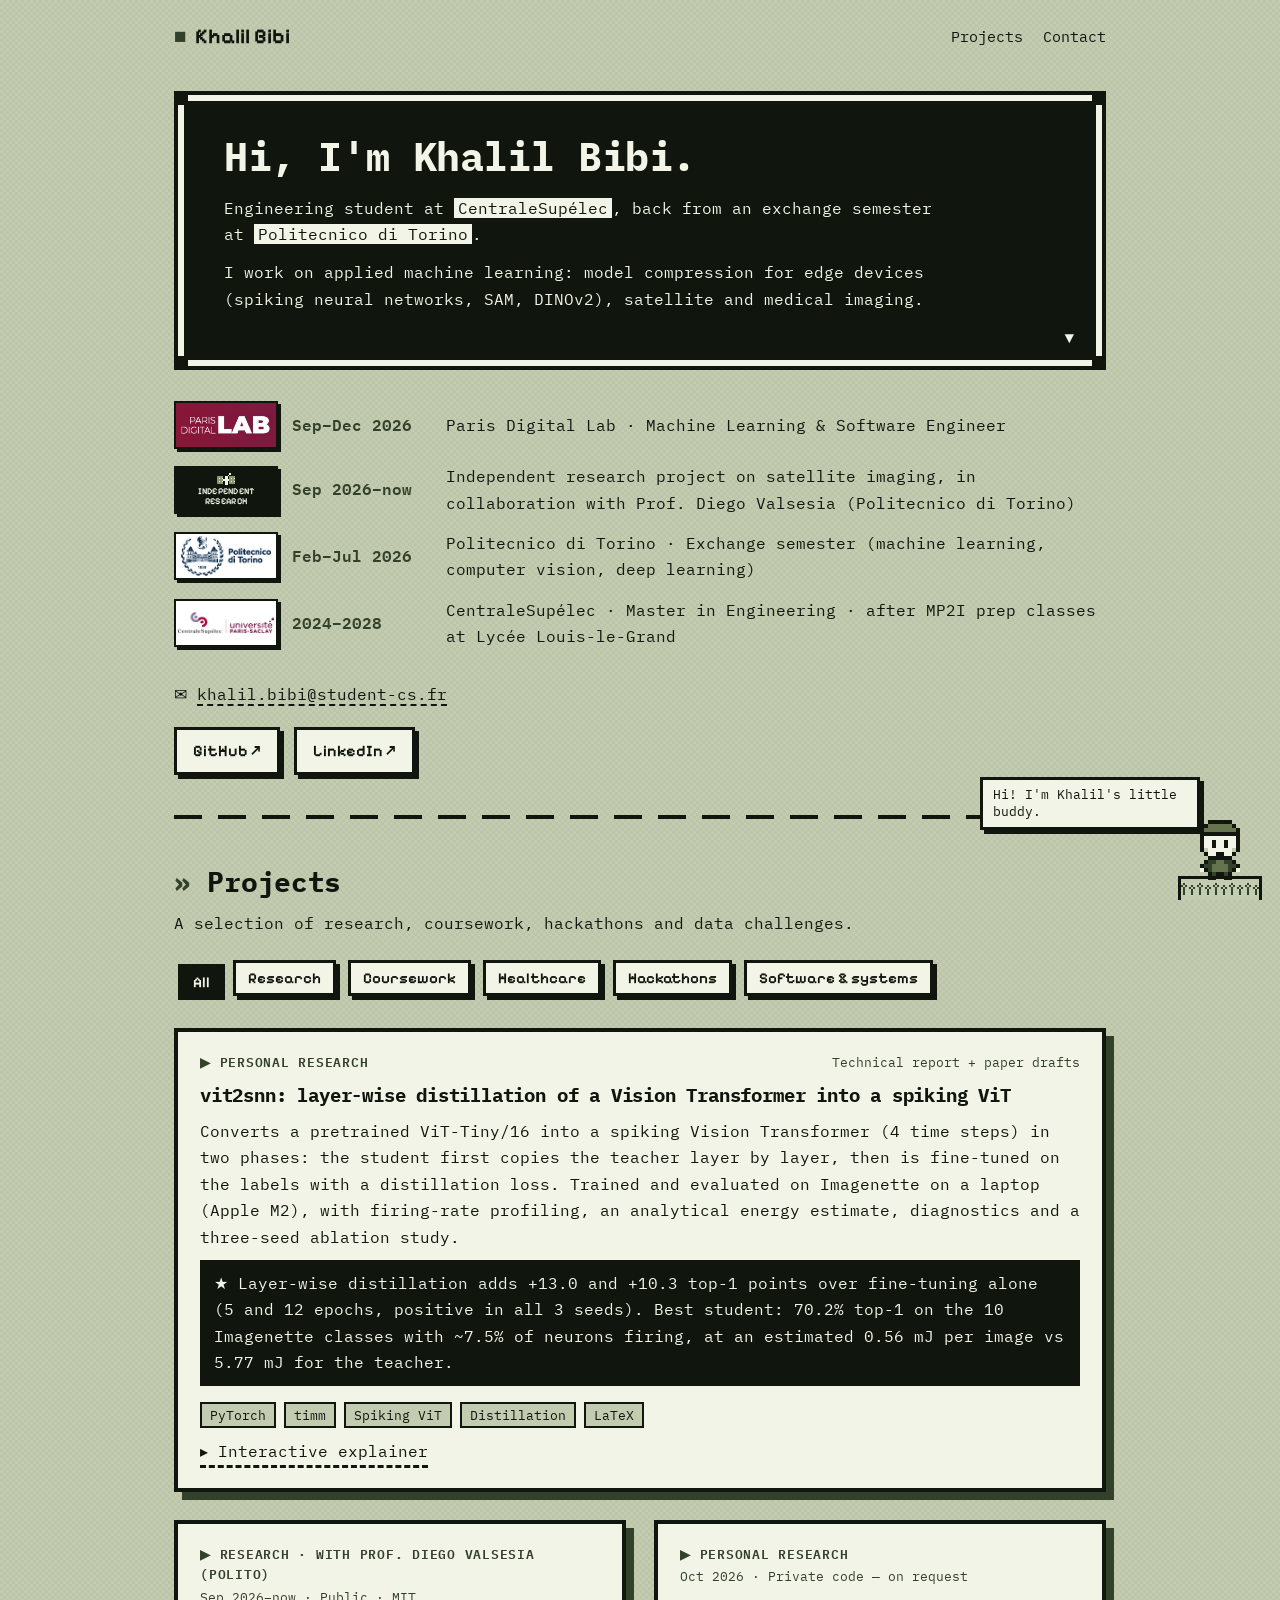
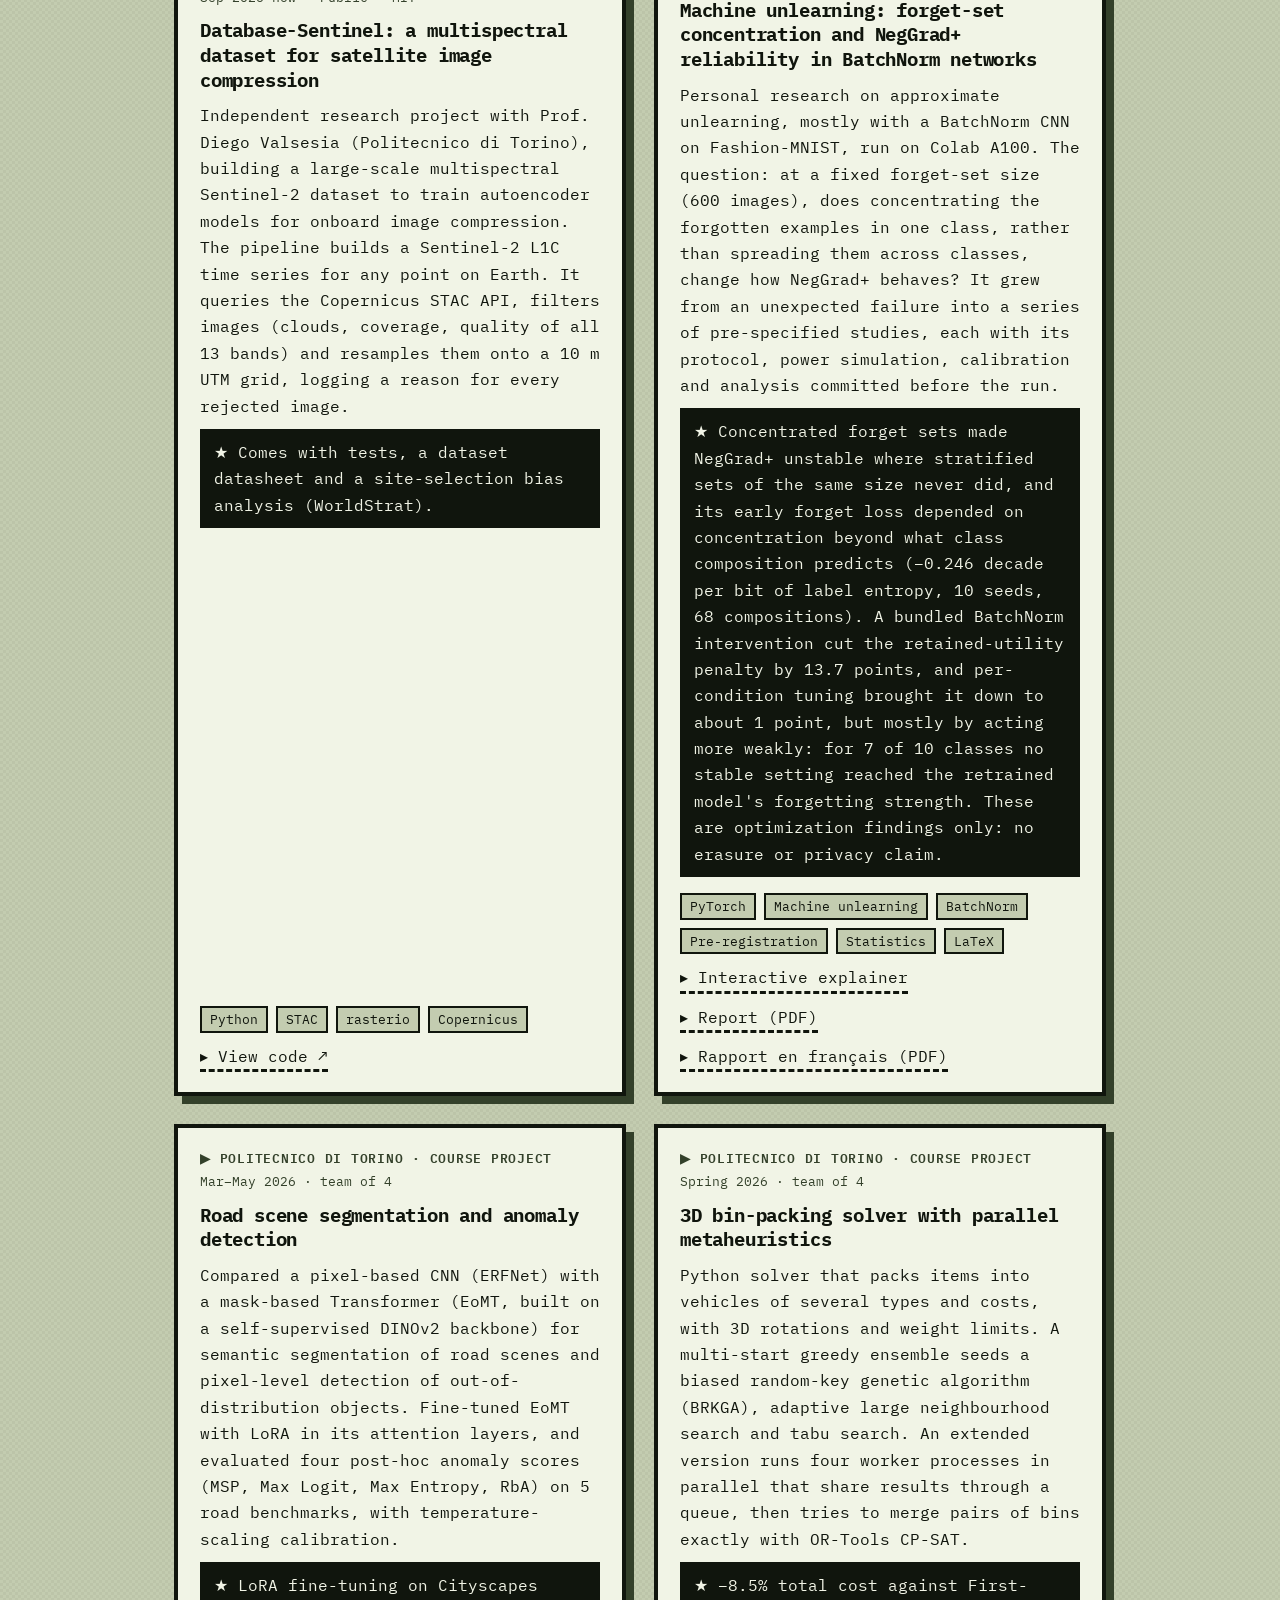
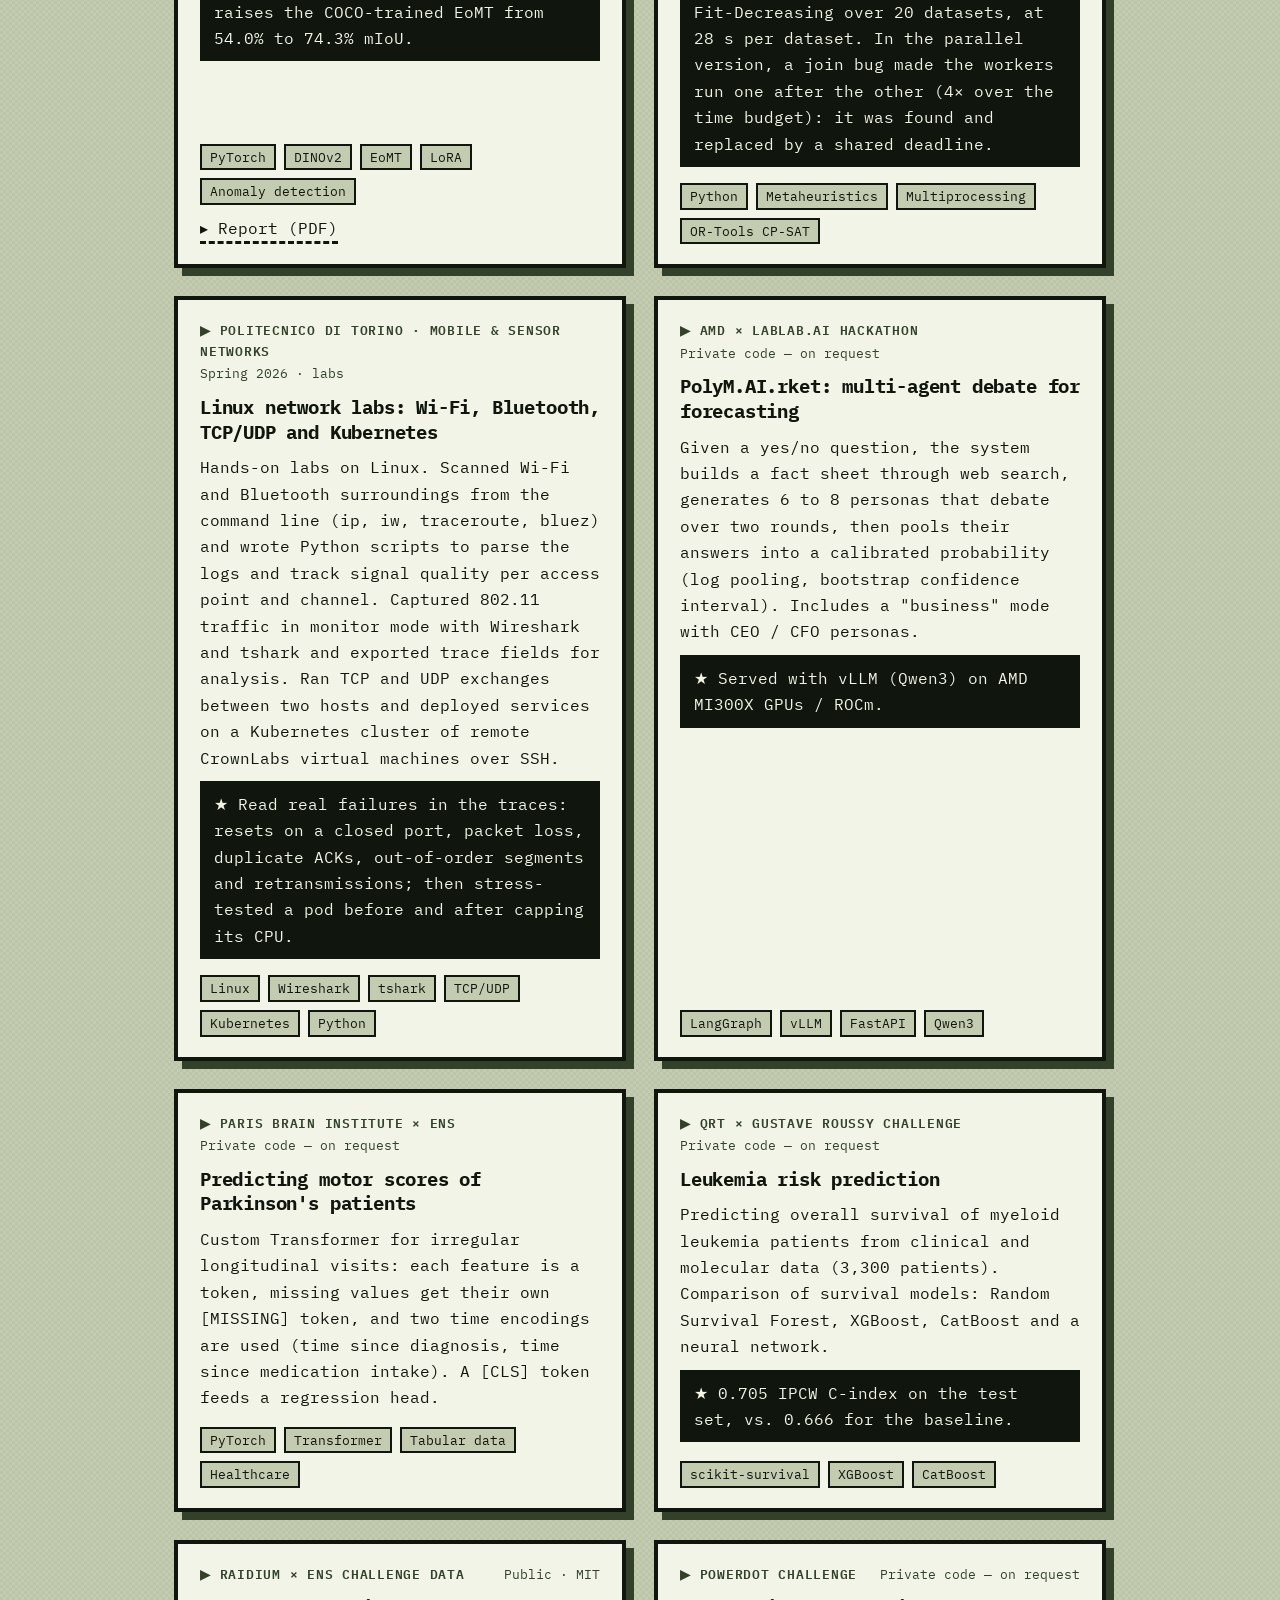
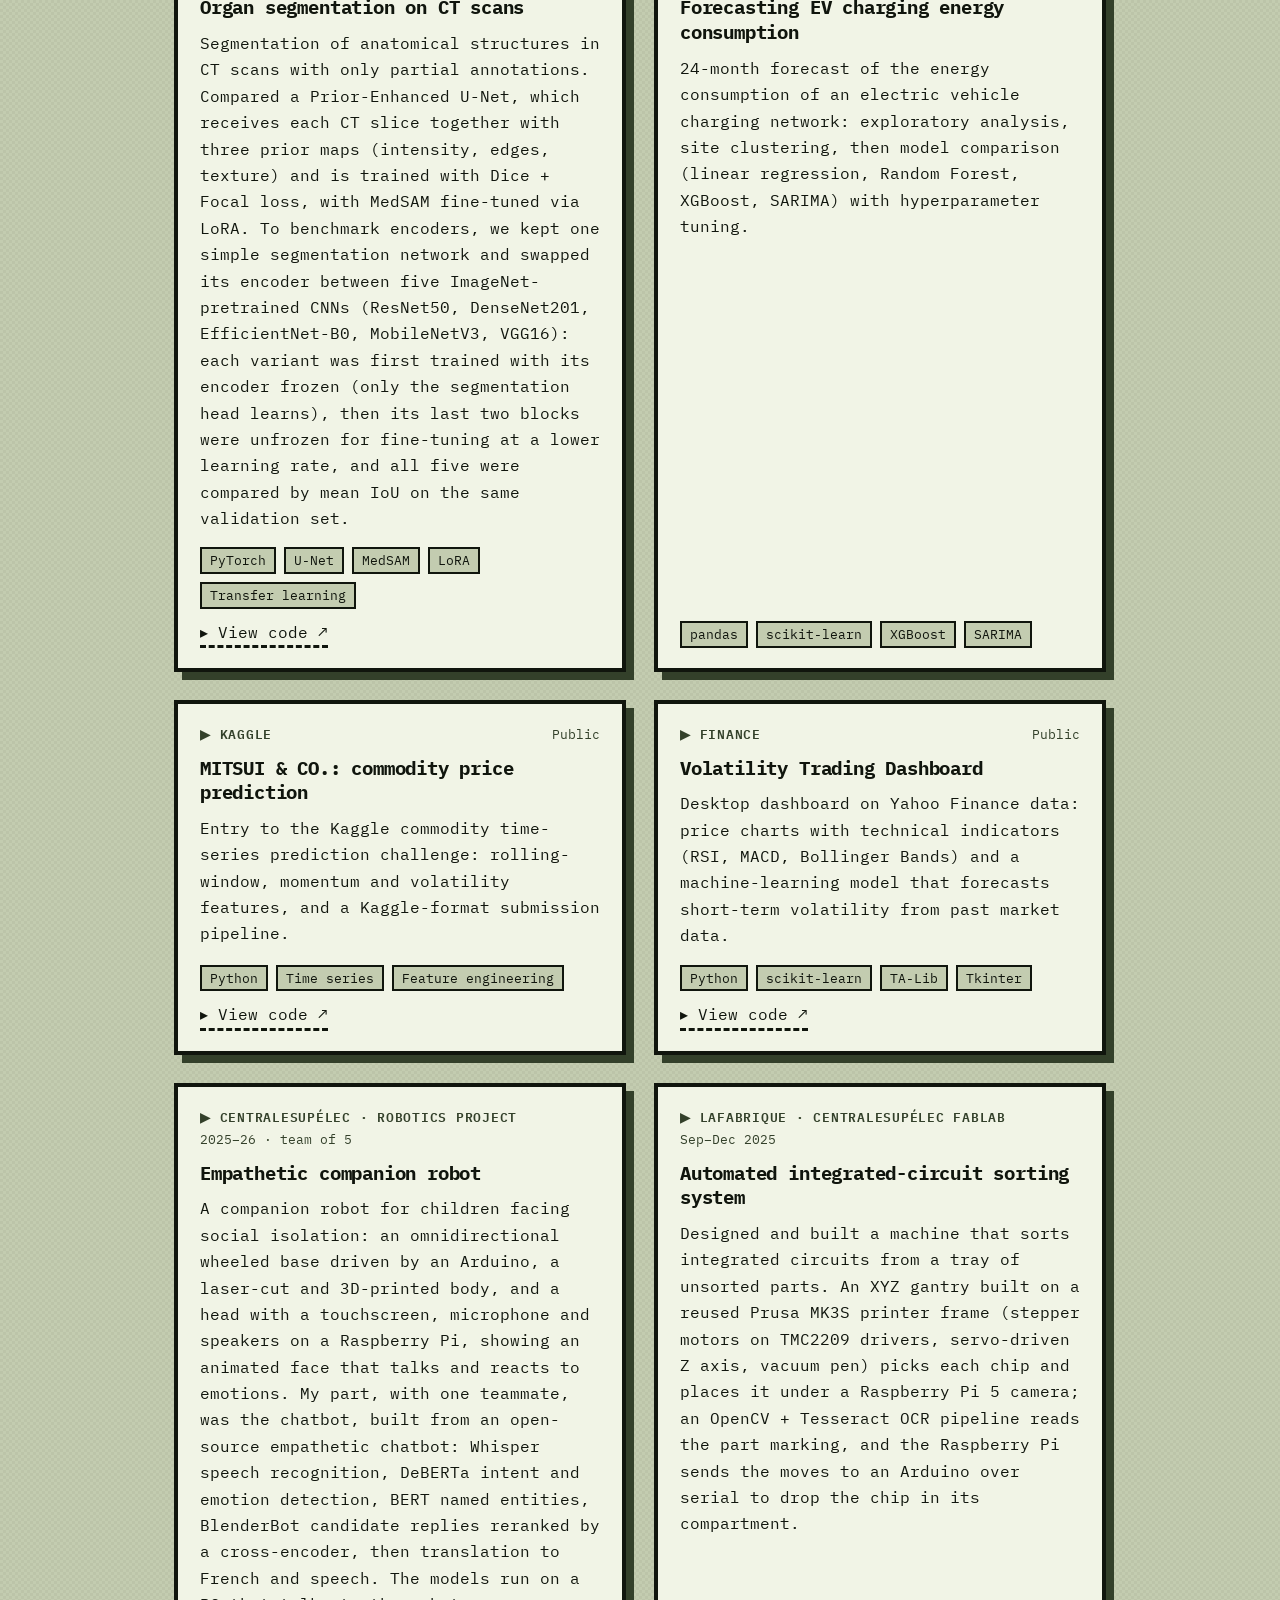
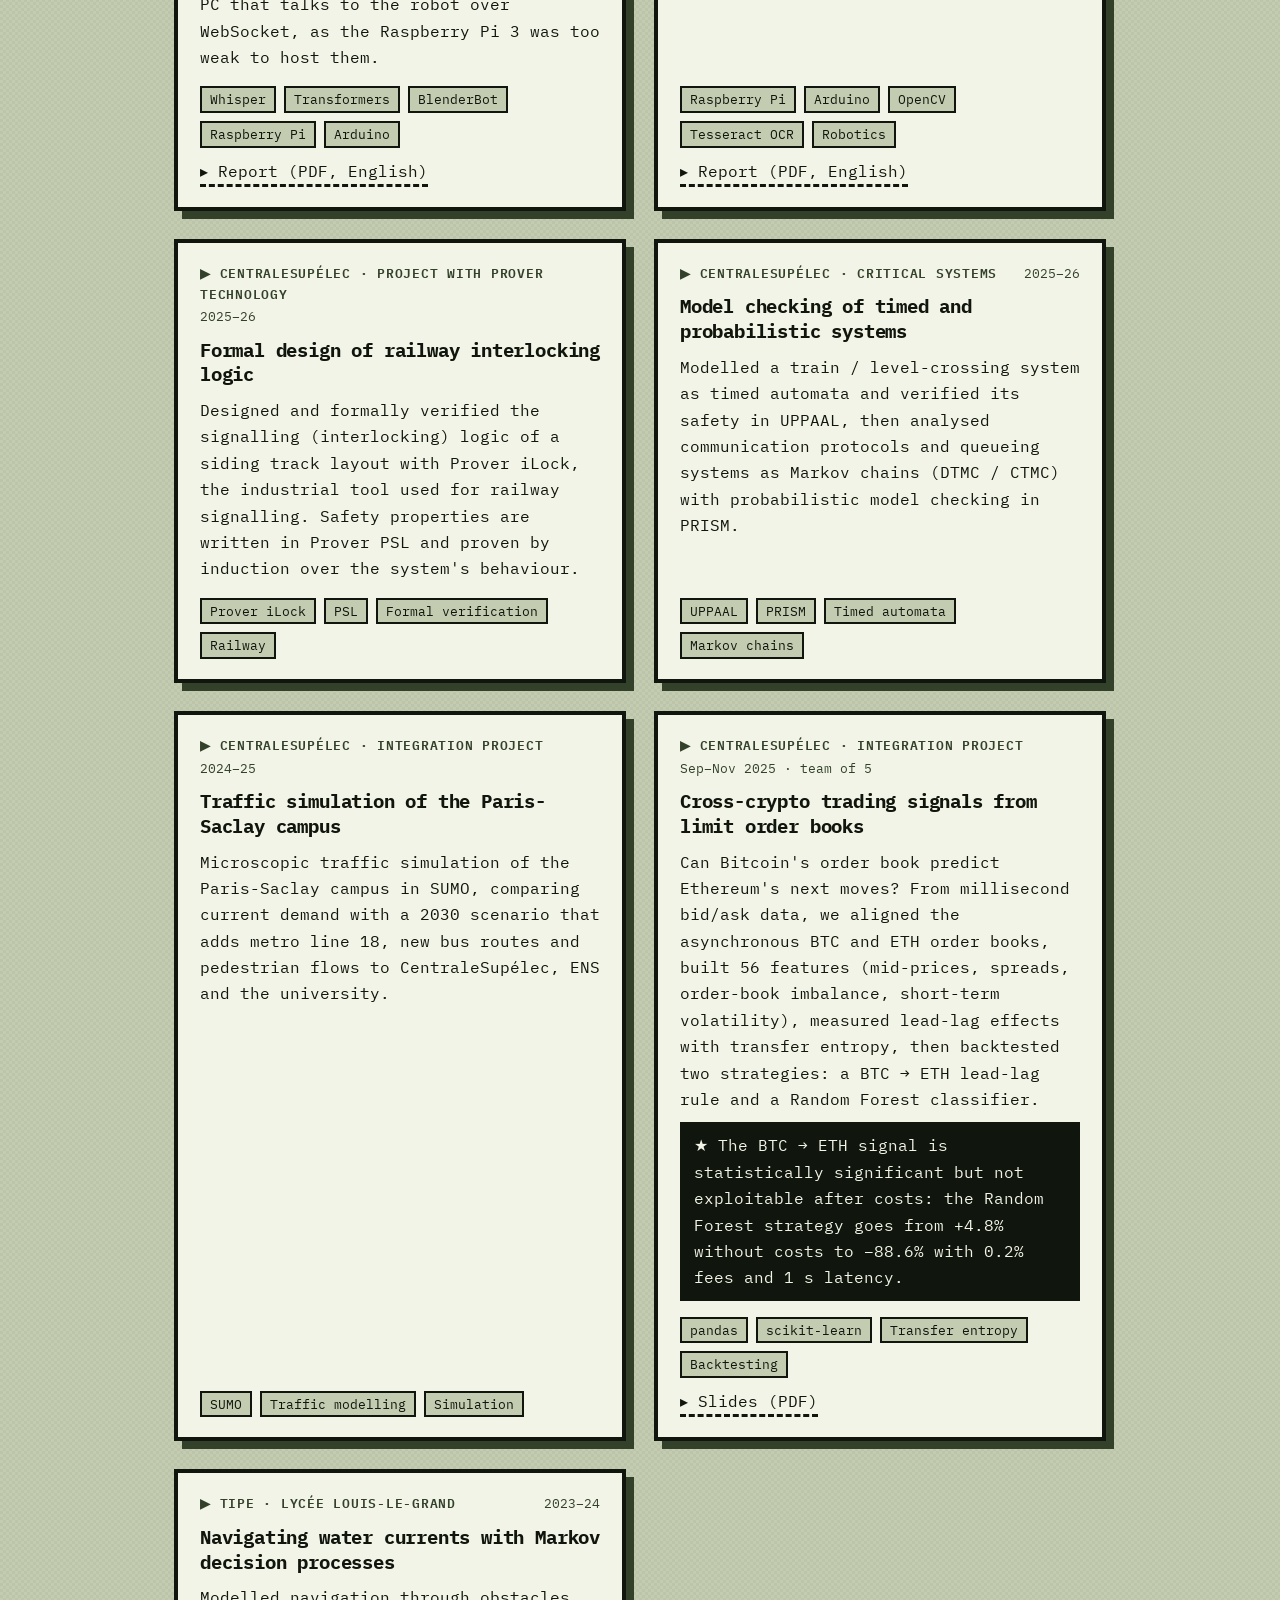
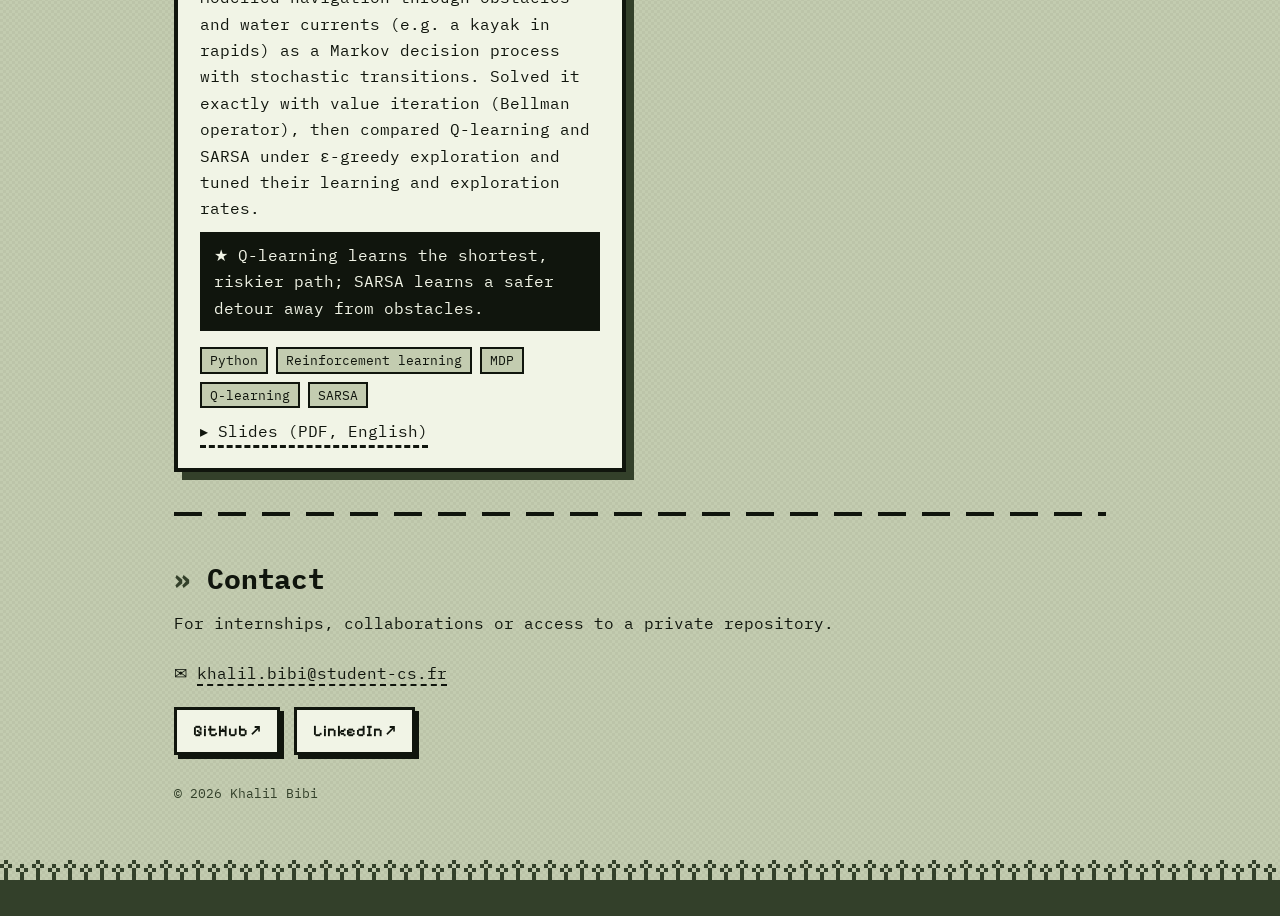
<file: index.html>
<!doctype html>
<html lang="en">
<head>
<meta charset="utf-8">
<meta name="viewport" content="width=device-width, initial-scale=1">
<title>Khalil Bibi — Projects</title>
<meta name="description" content="Portfolio of Khalil Bibi: spiking neural networks, AI for healthcare, satellite imaging, data challenges and quantitative finance.">
<link rel="preconnect" href="https://fonts.googleapis.com">
<link rel="preconnect" href="https://fonts.gstatic.com" crossorigin>
<link href="https://fonts.googleapis.com/css2?family=Pixelify+Sans:wght@400;600;700&family=IBM+Plex+Mono:wght@400;600;700&display=swap" rel="stylesheet">
<style>
:root {
  /* Palette 4 tons façon console portable */
  --c0: #f1f4e6;
  --c1: #c3ccb0;
  --c2: #66734f;
  --c3: #33402a;
  --c4: #10150d;
  --px: 4px;
}
* { box-sizing: border-box; }
html { scroll-behavior: smooth; }
body {
  margin: 0;
  background-color: var(--c1);
  background-image: repeating-conic-gradient(rgba(20, 26, 17, 0.045) 0 25%, transparent 0 50%);
  background-size: 6px 6px;
  color: var(--c4);
  font: 16px/1.65 "IBM Plex Mono", ui-monospace, monospace;
  -webkit-font-smoothing: antialiased;
}
::selection { background: var(--c4); color: var(--c0); }
a { color: inherit; }
.logo, .btn, .filters button {
  font-family: "Pixelify Sans", "IBM Plex Mono", monospace;
}
h1, h2, h3 { letter-spacing: -0.01em; }
.wrap { max-width: 980px; margin: 0 auto; padding: 0 24px; }
@media (max-width: 600px) { .wrap { padding: 0 16px; } body { font-size: 15px; } }

/* Séparateur en pointillés pixel */
.dash {
  height: var(--px);
  margin: 40px 0;
  background: repeating-linear-gradient(90deg, var(--c4) 0 28px, transparent 28px 44px);
}

nav { padding: 20px 0 0; }
nav .wrap { display: flex; align-items: center; justify-content: space-between; gap: 16px; }
.logo { font-weight: 700; font-size: 21px; text-decoration: none; }
.logo::before { content: "■"; margin-right: 8px; color: var(--c3); }
.nav-links { display: flex; gap: 20px; font-size: 15px; }
.nav-links a { text-decoration: none; }
.nav-links a:hover { text-decoration: underline; text-decoration-thickness: 3px; text-underline-offset: 4px; }

/* Boîte de dialogue */
header.intro { padding: 36px 0 0; }
.dialog {
  position: relative;
  background: var(--c4);
  color: var(--c0);
  border: 6px solid var(--c0);
  outline: var(--px) solid var(--c4);
  padding: 32px 40px 36px;
  margin: var(--px);
}
.dialog .corner {
  position: absolute; width: 14px; height: 14px; background: var(--c4);
}
.dialog .tl { top: -10px; left: -10px; }
.dialog .tr { top: -10px; right: -10px; }
.dialog .bl { bottom: -10px; left: -10px; }
.dialog .br { bottom: -10px; right: -10px; }
.dialog h1 {
  font-size: clamp(28px, 5vw, 40px); line-height: 1.15; margin: 0 0 16px; font-weight: 700;
}
.dialog p { margin: 0 0 12px; max-width: 720px; }
.dialog strong { font-weight: normal; background: var(--c0); color: var(--c4); padding: 0 4px; }
.dialog .next {
  position: absolute; right: 22px; bottom: 10px; font-size: 16px;
  animation: blink 1s steps(1) infinite;
}
@keyframes blink { 50% { opacity: 0; } }
@media (max-width: 600px) { .dialog { padding: 24px 20px 32px; } }

.cv { list-style: none; padding: 0; margin: 28px 0 24px; }
.cv li { display: flex; gap: 14px; padding: 4px 0; }
.cv li { align-items: center; padding: 7px 0; }
.org { flex: none; width: 104px; height: 48px; padding: 2px; background: #fff; border: 2px solid var(--c4); box-shadow: 3px 3px 0 var(--c4); object-fit: contain; }
.org-aws { background: #232f3e; padding: 0; }
.org-pdl { background: linear-gradient(90deg, #881637, #7d1a40); padding: 0 3px; }
.org-indep { display: inline-flex; flex-direction: column; align-items: center; justify-content: center; gap: 2px; background: var(--c4); padding: 0 2px; min-width: 0; }
.org-indep svg { width: 18px; height: 12px; flex: none; }
.org-indep b { color: var(--c0); font: 600 9px/1.05 "Pixelify Sans", monospace; text-transform: uppercase; letter-spacing: .03em; text-align: center; }
.cv span { flex: 0 0 140px; color: var(--c3); font-weight: 600; }
.mail { margin: 0 0 20px; }
.mail a { text-decoration: underline; text-decoration-style: dashed; text-decoration-thickness: 2px; text-underline-offset: 5px; }
.mail a:hover { background: var(--c4); color: var(--c0); text-decoration: none; }
@media (max-width: 600px) { .cv li { flex-wrap: wrap; gap: 0 10px; } .cv span { flex-basis: auto; } }

.cta { display: flex; gap: 14px; flex-wrap: wrap; }
.btn, .filters button {
  display: inline-block;
  font-size: 16px; font-weight: 600;
  color: var(--c4); background: var(--c0);
  border: 3px solid var(--c4);
  box-shadow: var(--px) var(--px) 0 var(--c4);
  padding: 8px 16px;
  text-decoration: none; cursor: pointer;
}
.btn:hover, .filters button:hover { background: var(--c1); }
.btn:active, .filters button:active { transform: translate(var(--px), var(--px)); box-shadow: none; }

section { padding: 0; }
h2 { font-size: 28px; margin: 0 0 4px; font-weight: 700; }
h2::before { content: "» "; color: var(--c3); }
.section-sub { margin: 0 0 24px; color: var(--c4); }

.filters { display: flex; gap: 12px; flex-wrap: wrap; margin-bottom: 32px; }
.filters button { font-size: 15px; padding: 6px 12px; }
.filters button[aria-pressed="true"] {
  background: var(--c4); color: var(--c0);
  transform: translate(var(--px), var(--px)); box-shadow: none;
}

.grid { display: grid; grid-template-columns: repeat(2, minmax(0, 1fr)); gap: 28px; }
@media (max-width: 760px) { .grid { grid-template-columns: minmax(0, 1fr); } }
.card {
  background: var(--c0);
  border: var(--px) solid var(--c4);
  box-shadow: 8px 8px 0 var(--c3);
  padding: 20px 22px;
  display: flex; flex-direction: column; gap: 10px;
  transition: transform .08s steps(2), box-shadow .08s steps(2);
}
.card:hover { transform: translate(-3px, -3px); box-shadow: 11px 11px 0 var(--c3); }
.card.featured { grid-column: 1 / -1; }
.card-top { display: flex; justify-content: space-between; align-items: baseline; gap: 2px 12px; flex-wrap: wrap; }
.kind { font-size: 12.5px; font-weight: 600; text-transform: uppercase; letter-spacing: 0.06em; color: var(--c3); }
.kind::before { content: "▶ "; }
.vis { font-size: 13px; color: var(--c3); }
.card h3 { margin: 0; font-size: 19px; line-height: 1.3; font-weight: 700; }
.card p { margin: 0; color: var(--c4); }
.highlight { background: var(--c4); color: var(--c0); padding: 10px 14px; }
.highlight::before { content: "★ "; }
.tags { display: flex; gap: 8px; flex-wrap: wrap; margin-top: auto; padding-top: 6px; }
.tags span { font-size: 12.5px; border: 2px solid var(--c4); padding: 1px 8px; background: var(--c1); }
.card a.link { align-self: flex-start; text-decoration: none; border-bottom: 3px dashed var(--c4); }
.card a.link::before { content: "▸ "; }
.card a.link:hover { background: var(--c4); color: var(--c0); }
.card[hidden] { display: none; }

/* Contact + herbe + personnage */
footer { padding: 0; }
footer h2 { margin-bottom: 8px; }
.small { font-size: 13px; color: var(--c3); margin: 28px 0 0; }
.ground { position: relative; margin-top: 48px; height: 64px; overflow: hidden; }
.grass {
  position: absolute; left: 0; right: 0; bottom: 0; height: 64px;
  background:
    url("data:image/svg+xml,%3Csvg xmlns='http://www.w3.org/2000/svg' width='8' height='8' shape-rendering='crispEdges'%3E%3Cpath fill='%2333402a' d='M1 2h1v1H1zM0 3h1v1H0zM2 3h1v1H2zM1 4h1v4H1zM5 3h1v1H5zM4 4h1v1H4zM6 4h1v1H6zM5 5h1v3H5zM0 7h8v1H0z'/%3E%3C/svg%3E") repeat-x 0 0 / 32px 32px,
    linear-gradient(var(--c3), var(--c3)) no-repeat 0 32px / 100% 100%;
  image-rendering: pixelated;
}
/* Petit compagnon fixé dans le coin */
.buddy {
  position: fixed; right: 18px; bottom: 0; z-index: 20;
  width: 84px; display: flex; flex-direction: column; align-items: center;
}
.buddy-btn {
  appearance: none; border: 0; background: none; padding: 0; cursor: pointer;
  width: 48px; height: 76px; margin-bottom: -4px;
  animation: idle 1.2s steps(2) infinite;
}
.buddy-btn svg { display: block; width: 100%; height: 100%; transform: scaleX(-1); }
.buddy-btn:focus-visible { outline: 3px dashed var(--c4); outline-offset: 4px; }
.buddy-btn.hop { animation: hop .45s steps(4) 1; }
.buddy .eye { animation: blinkeye 4s steps(1) infinite; }
.buddy .heart { opacity: 0; }
.buddy.happy .heart { opacity: 1; }
.patch {
  width: 84px; height: 24px; border: 3px solid var(--c4); border-bottom: 0;
  background:
    url("data:image/svg+xml,%3Csvg xmlns='http://www.w3.org/2000/svg' width='8' height='8' shape-rendering='crispEdges'%3E%3Cpath fill='%2333402a' d='M1 2h1v1H1zM0 3h1v1H0zM2 3h1v1H2zM1 4h1v4H1zM5 3h1v1H5zM4 4h1v1H4zM6 4h1v1H6zM5 5h1v3H5z'/%3E%3C/svg%3E") repeat-x 0 0 / 16px 16px,
    var(--c1);
  image-rendering: pixelated;
}
.bubble {
  position: absolute; right: 62px; bottom: 70px; width: max-content; max-width: 220px;
  background: var(--c0); color: var(--c4); border: 3px solid var(--c4);
  box-shadow: var(--px) var(--px) 0 var(--c4);
  padding: 6px 10px; font-size: 13px; line-height: 1.35;
  pointer-events: none;
  opacity: 0; transform: translateY(6px); transition: opacity .15s steps(2), transform .15s steps(2);
}
.bubble::before {
  content: ""; position: absolute; right: -12px; bottom: 10px;
  border: 6px solid transparent; border-left-color: var(--c4);
}
.bubble.show { opacity: 1; transform: none; }
@keyframes idle { 50% { transform: translateY(-3px); } }
@keyframes hop { 0%, 100% { transform: none; } 50% { transform: translateY(-18px); } }
@keyframes blinkeye { 0%, 90%, 100% { opacity: 1; } 92%, 96% { opacity: 0; } }
@media (max-width: 600px) {
  .buddy { right: 6px; transform: scale(.75); transform-origin: bottom right; }
}
@media (prefers-reduced-motion: reduce) {
  .buddy-btn, .buddy .eye, .dialog .next { animation: none; }
}
</style>
</head>
<body>

<nav>
  <div class="wrap">
    <a class="logo" href="#">Khalil Bibi</a>
    <div class="nav-links">
      <a href="#projects">Projects</a>
      <a href="#contact">Contact</a>
    </div>
  </div>
</nav>

<header class="intro">
  <div class="wrap">
    <div class="dialog">
      <i class="corner tl"></i><i class="corner tr"></i><i class="corner bl"></i><i class="corner br"></i>
      <h1>Hi, I'm Khalil Bibi.</h1>
      <p>Engineering student at <strong>CentraleSupélec</strong>, back from an exchange semester at <strong>Politecnico di Torino</strong>.</p>
      <p>I work on applied machine learning: model compression for edge devices (spiking neural networks, SAM, DINOv2), satellite and medical imaging.<!-- Incoming Software Development Engineer intern at <strong>Amazon</strong> (Dublin, 2027).--></p>
      <span class="next" aria-hidden="true">▼</span>
    </div>
    <ul class="cv">
      <!-- <li><img class="org org-aws" src="files/logos/aws.png?v=2" alt="AWS" width="104" height="48"><span>Jan–May 2027</span>Amazon · Software Development Engineer Intern, Dublin</li> -->
      <li><img class="org org-pdl" src="files/logos/pdl.png?v=4" alt="Paris Digital Lab" width="104" height="48"><span>Sep–Dec 2026</span>Paris Digital Lab · Machine Learning &amp; Software Engineer</li>
      <li><div class="org org-indep" role="img" aria-label="Independent research"><svg viewBox="0 0 12 8" shape-rendering="crispEdges" aria-hidden="true"><rect x="8" y="0" width="1" height="1" fill="#f1f4e6"/><rect x="7" y="1" width="1" height="1" fill="#f1f4e6"/><rect x="0" y="2" width="1" height="1" fill="#8a9871"/><rect x="1" y="2" width="1" height="1" fill="#8a9871"/><rect x="2" y="2" width="1" height="1" fill="#8a9871"/><rect x="3" y="2" width="1" height="1" fill="#8a9871"/><rect x="5" y="2" width="1" height="1" fill="#f1f4e6"/><rect x="6" y="2" width="1" height="1" fill="#f1f4e6"/><rect x="8" y="2" width="1" height="1" fill="#8a9871"/><rect x="9" y="2" width="1" height="1" fill="#8a9871"/><rect x="10" y="2" width="1" height="1" fill="#8a9871"/><rect x="11" y="2" width="1" height="1" fill="#8a9871"/><rect x="0" y="3" width="1" height="1" fill="#8a9871"/><rect x="1" y="3" width="1" height="1" fill="#f1f4e6"/><rect x="2" y="3" width="1" height="1" fill="#8a9871"/><rect x="3" y="3" width="1" height="1" fill="#f1f4e6"/><rect x="5" y="3" width="1" height="1" fill="#f1f4e6"/><rect x="6" y="3" width="1" height="1" fill="#f1f4e6"/><rect x="8" y="3" width="1" height="1" fill="#8a9871"/><rect x="9" y="3" width="1" height="1" fill="#f1f4e6"/><rect x="10" y="3" width="1" height="1" fill="#8a9871"/><rect x="11" y="3" width="1" height="1" fill="#f1f4e6"/><rect x="0" y="4" width="1" height="1" fill="#8a9871"/><rect x="1" y="4" width="1" height="1" fill="#8a9871"/><rect x="2" y="4" width="1" height="1" fill="#8a9871"/><rect x="3" y="4" width="1" height="1" fill="#8a9871"/><rect x="4" y="4" width="1" height="1" fill="#f1f4e6"/><rect x="5" y="4" width="1" height="1" fill="#f1f4e6"/><rect x="6" y="4" width="1" height="1" fill="#f1f4e6"/><rect x="7" y="4" width="1" height="1" fill="#f1f4e6"/><rect x="8" y="4" width="1" height="1" fill="#8a9871"/><rect x="9" y="4" width="1" height="1" fill="#8a9871"/><rect x="10" y="4" width="1" height="1" fill="#8a9871"/><rect x="11" y="4" width="1" height="1" fill="#8a9871"/><rect x="0" y="5" width="1" height="1" fill="#8a9871"/><rect x="1" y="5" width="1" height="1" fill="#f1f4e6"/><rect x="2" y="5" width="1" height="1" fill="#8a9871"/><rect x="3" y="5" width="1" height="1" fill="#f1f4e6"/><rect x="5" y="5" width="1" height="1" fill="#f1f4e6"/><rect x="6" y="5" width="1" height="1" fill="#f1f4e6"/><rect x="8" y="5" width="1" height="1" fill="#8a9871"/><rect x="9" y="5" width="1" height="1" fill="#f1f4e6"/><rect x="10" y="5" width="1" height="1" fill="#8a9871"/><rect x="11" y="5" width="1" height="1" fill="#f1f4e6"/><rect x="0" y="6" width="1" height="1" fill="#8a9871"/><rect x="1" y="6" width="1" height="1" fill="#8a9871"/><rect x="2" y="6" width="1" height="1" fill="#8a9871"/><rect x="3" y="6" width="1" height="1" fill="#8a9871"/><rect x="5" y="6" width="1" height="1" fill="#f1f4e6"/><rect x="6" y="6" width="1" height="1" fill="#f1f4e6"/><rect x="8" y="6" width="1" height="1" fill="#8a9871"/><rect x="9" y="6" width="1" height="1" fill="#8a9871"/><rect x="10" y="6" width="1" height="1" fill="#8a9871"/><rect x="11" y="6" width="1" height="1" fill="#8a9871"/><rect x="5" y="7" width="1" height="1" fill="#f1f4e6"/><rect x="6" y="7" width="1" height="1" fill="#f1f4e6"/></svg><b>Independent<br>research</b></div><span>Sep 2026–now</span>Independent research project on satellite imaging, in collaboration with Prof. Diego Valsesia (Politecnico di Torino)</li>
      <li><img class="org" src="files/logos/polito.png?v=2" alt="Politecnico di Torino" width="104" height="48"><span>Feb–Jul 2026</span>Politecnico di Torino · Exchange semester (machine learning, computer vision, deep learning)</li>
      <li><img class="org" src="files/logos/centralesupelec.png?v=2" alt="CentraleSupélec" width="104" height="48"><span>2024–2028</span>CentraleSupélec · Master in Engineering · after MP2I prep classes at Lycée Louis-le-Grand</li>
    </ul>
    <p class="mail">✉ <a href="mailto:khalil.bibi@student-cs.fr">khalil.bibi@student-cs.fr</a></p>
    <div class="cta">
      <a class="btn" href="https://github.com/khalilb1929" target="_blank" rel="noopener">GitHub ↗</a>
      <a class="btn" href="https://www.linkedin.com/in/khalil-bibi1" target="_blank" rel="noopener">LinkedIn ↗</a>
    </div>
    <div class="dash"></div>
  </div>
</header>

<section id="projects">
  <div class="wrap">
    <h2>Projects</h2>
    <p class="section-sub">A selection of research, coursework, hackathons and data challenges.</p>

    <div class="filters" role="group" aria-label="Filter projects">
      <button data-f="all" aria-pressed="true">All</button>
      <button data-f="research" aria-pressed="false">Research</button>
      <button data-f="coursework" aria-pressed="false">Coursework</button>
      <button data-f="health" aria-pressed="false">Healthcare</button>
      <button data-f="hackathon" aria-pressed="false">Hackathons</button>
      <button data-f="software" aria-pressed="false">Software &amp; systems</button>
    </div>

    <div class="grid" id="grid">

      <article class="card featured" data-c="research">
        <div class="card-top"><span class="kind">Personal research</span><span class="vis">Technical report + paper drafts</span></div>
        <h3>vit2snn: layer-wise distillation of a Vision Transformer into a spiking ViT</h3>
        <p>Converts a pretrained ViT-Tiny/16 into a spiking Vision Transformer (4 time steps) in two phases: the student first copies the teacher layer by layer, then is fine-tuned on the labels with a distillation loss. Trained and evaluated on Imagenette on a laptop (Apple M2), with firing-rate profiling, an analytical energy estimate, diagnostics and a three-seed ablation study.</p>
        <div class="highlight">Layer-wise distillation adds +13.0 and +10.3 top-1 points over fine-tuning alone (5 and 12 epochs, positive in all 3 seeds). Best student: 70.2% top-1 on the 10 Imagenette classes with ~7.5% of neurons firing, at an estimated 0.56 mJ per image vs 5.77 mJ for the teacher.</div>
        <div class="tags"><span>PyTorch</span><span>timm</span><span>Spiking ViT</span><span>Distillation</span><span>LaTeX</span></div>
        <a class="link" href="research/vit2snn.html">Interactive explainer</a>
      </article>

      <article class="card" data-c="research software">
        <div class="card-top"><span class="kind">Research · with Prof. Diego Valsesia (PoliTo)</span><span class="vis">Sep 2026–now · Public · MIT</span></div>
        <h3>Database-Sentinel: a multispectral dataset for satellite image compression</h3>
        <p>Independent research project with Prof. Diego Valsesia (Politecnico di Torino), building a large-scale multispectral Sentinel-2 dataset to train autoencoder models for onboard image compression. The pipeline builds a Sentinel-2 L1C time series for any point on Earth. It queries the Copernicus STAC API, filters images (clouds, coverage, quality of all 13 bands) and resamples them onto a 10 m UTM grid, logging a reason for every rejected image.</p>
        <div class="highlight">Comes with tests, a dataset datasheet and a site-selection bias analysis (WorldStrat).</div>
        <div class="tags"><span>Python</span><span>STAC</span><span>rasterio</span><span>Copernicus</span></div>
        <a class="link" href="https://github.com/khalilb1929/Database-Sentinel-" target="_blank" rel="noopener">View code ↗</a>
      </article>

      <article class="card" data-c="research">
        <div class="card-top"><span class="kind">Personal research</span><span class="vis">Oct 2026 · Private code — on request</span></div>
        <h3>Machine unlearning: forget-set concentration and NegGrad+ reliability in BatchNorm networks</h3>
        <p>Personal research on approximate unlearning, mostly with a BatchNorm CNN on Fashion-MNIST, run on Colab A100. The question: at a fixed forget-set size (600 images), does concentrating the forgotten examples in one class, rather than spreading them across classes, change how NegGrad+ behaves? It grew from an unexpected failure into a series of pre-specified studies, each with its protocol, power simulation, calibration and analysis committed before the run.</p>
        <div class="highlight">Concentrated forget sets made NegGrad+ unstable where stratified sets of the same size never did, and its early forget loss depended on concentration beyond what class composition predicts (−0.246 decade per bit of label entropy, 10 seeds, 68 compositions). A bundled BatchNorm intervention cut the retained-utility penalty by 13.7 points, and per-condition tuning brought it down to about 1 point, but mostly by acting more weakly: for 7 of 10 classes no stable setting reached the retrained model's forgetting strength. These are optimization findings only: no erasure or privacy claim.</div>
        <div class="tags"><span>PyTorch</span><span>Machine unlearning</span><span>BatchNorm</span><span>Pre-registration</span><span>Statistics</span><span>LaTeX</span></div>
        <a class="link" href="research/machine-unlearning.html">Interactive explainer</a>
        <a class="link" href="files/machine-unlearning-report-en.pdf" target="_blank" rel="noopener">Report (PDF)</a>
        <a class="link" href="files/machine-unlearning-rapport-fr.pdf" target="_blank" rel="noopener">Rapport en français (PDF)</a>
      </article>

      <article class="card" data-c="research coursework">
        <div class="card-top"><span class="kind">Politecnico di Torino · Course project</span><span class="vis">Mar–May 2026 · team of 4</span></div>
        <h3>Road scene segmentation and anomaly detection</h3>
        <p>Compared a pixel-based CNN (ERFNet) with a mask-based Transformer (EoMT, built on a self-supervised DINOv2 backbone) for semantic segmentation of road scenes and pixel-level detection of out-of-distribution objects. Fine-tuned EoMT with LoRA in its attention layers, and evaluated four post-hoc anomaly scores (MSP, Max Logit, Max Entropy, RbA) on 5 road benchmarks, with temperature-scaling calibration.</p>
        <div class="highlight">LoRA fine-tuning on Cityscapes raises the COCO-trained EoMT from 54.0% to 74.3% mIoU.</div>
        <div class="tags"><span>PyTorch</span><span>DINOv2</span><span>EoMT</span><span>LoRA</span><span>Anomaly detection</span></div>
        <a class="link" href="files/road-scene-anomaly-segmentation-report.pdf" target="_blank" rel="noopener">Report (PDF)</a>
      </article>

      <article class="card" data-c="coursework software">
        <div class="card-top"><span class="kind">Politecnico di Torino · Course project</span><span class="vis">Spring 2026 · team of 4</span></div>
        <h3>3D bin-packing solver with parallel metaheuristics</h3>
        <p>Python solver that packs items into vehicles of several types and costs, with 3D rotations and weight limits. A multi-start greedy ensemble seeds a biased random-key genetic algorithm (BRKGA), adaptive large neighbourhood search and tabu search. An extended version runs four worker processes in parallel that share results through a queue, then tries to merge pairs of bins exactly with OR-Tools CP-SAT.</p>
        <div class="highlight">−8.5% total cost against First-Fit-Decreasing over 20 datasets, at 28 s per dataset. In the parallel version, a join bug made the workers run one after the other (4× over the time budget): it was found and replaced by a shared deadline.</div>
        <div class="tags"><span>Python</span><span>Metaheuristics</span><span>Multiprocessing</span><span>OR-Tools CP-SAT</span></div>
      </article>

      <article class="card" data-c="coursework software">
        <div class="card-top"><span class="kind">Politecnico di Torino · Mobile &amp; Sensor Networks</span><span class="vis">Spring 2026 · labs</span></div>
        <h3>Linux network labs: Wi-Fi, Bluetooth, TCP/UDP and Kubernetes</h3>
        <p>Hands-on labs on Linux. Scanned Wi-Fi and Bluetooth surroundings from the command line (ip, iw, traceroute, bluez) and wrote Python scripts to parse the logs and track signal quality per access point and channel. Captured 802.11 traffic in monitor mode with Wireshark and tshark and exported trace fields for analysis. Ran TCP and UDP exchanges between two hosts and deployed services on a Kubernetes cluster of remote CrownLabs virtual machines over SSH.</p>
        <div class="highlight">Read real failures in the traces: resets on a closed port, packet loss, duplicate ACKs, out-of-order segments and retransmissions; then stress-tested a pod before and after capping its CPU.</div>
        <div class="tags"><span>Linux</span><span>Wireshark</span><span>tshark</span><span>TCP/UDP</span><span>Kubernetes</span><span>Python</span></div>
      </article>
      <article class="card" data-c="hackathon">
        <div class="card-top"><span class="kind">AMD × Lablab.ai hackathon</span><span class="vis">Private code — on request</span></div>
        <h3>PolyM.AI.rket: multi-agent debate for forecasting</h3>
        <p>Given a yes/no question, the system builds a fact sheet through web search, generates 6 to 8 personas that debate over two rounds, then pools their answers into a calibrated probability (log pooling, bootstrap confidence interval). Includes a "business" mode with CEO / CFO personas.</p>
        <div class="highlight">Served with vLLM (Qwen3) on AMD MI300X GPUs / ROCm.</div>
        <div class="tags"><span>LangGraph</span><span>vLLM</span><span>FastAPI</span><span>Qwen3</span></div>
      </article>

      <article class="card" data-c="hackathon health">
        <div class="card-top"><span class="kind">Paris Brain Institute × ENS</span><span class="vis">Private code — on request</span></div>
        <h3>Predicting motor scores of Parkinson's patients</h3>
        <p>Custom Transformer for irregular longitudinal visits: each feature is a token, missing values get their own [MISSING] token, and two time encodings are used (time since diagnosis, time since medication intake). A [CLS] token feeds a regression head.</p>
        <div class="tags"><span>PyTorch</span><span>Transformer</span><span>Tabular data</span><span>Healthcare</span></div>
      </article>

      <article class="card" data-c="hackathon health">
        <div class="card-top"><span class="kind">QRT × Gustave Roussy challenge</span><span class="vis">Private code — on request</span></div>
        <h3>Leukemia risk prediction</h3>
        <p>Predicting overall survival of myeloid leukemia patients from clinical and molecular data (3,300 patients). Comparison of survival models: Random Survival Forest, XGBoost, CatBoost and a neural network.</p>
        <div class="highlight">0.705 IPCW C-index on the test set, vs. 0.666 for the baseline.</div>
        <div class="tags"><span>scikit-survival</span><span>XGBoost</span><span>CatBoost</span></div>
      </article>

      <article class="card" data-c="hackathon health">
        <div class="card-top"><span class="kind">Raidium × ENS Challenge Data</span><span class="vis">Public · MIT</span></div>
        <h3>Organ segmentation on CT scans</h3>
        <p>Segmentation of anatomical structures in CT scans with only partial annotations. Compared a Prior-Enhanced U-Net, which receives each CT slice together with three prior maps (intensity, edges, texture) and is trained with Dice + Focal loss, with MedSAM fine-tuned via LoRA. To benchmark encoders, we kept one simple segmentation network and swapped its encoder between five ImageNet-pretrained CNNs (ResNet50, DenseNet201, EfficientNet-B0, MobileNetV3, VGG16): each variant was first trained with its encoder frozen (only the segmentation head learns), then its last two blocks were unfrozen for fine-tuning at a lower learning rate, and all five were compared by mean IoU on the same validation set.</p>
        <div class="tags"><span>PyTorch</span><span>U-Net</span><span>MedSAM</span><span>LoRA</span><span>Transfer learning</span></div>
        <a class="link" href="https://github.com/khalilb1929/Raidium-x-ENS-Paris-Saclay-Hackathon" target="_blank" rel="noopener">View code ↗</a>
      </article>

      <article class="card" data-c="hackathon">
        <div class="card-top"><span class="kind">Powerdot challenge</span><span class="vis">Private code — on request</span></div>
        <h3>Forecasting EV charging energy consumption</h3>
        <p>24-month forecast of the energy consumption of an electric vehicle charging network: exploratory analysis, site clustering, then model comparison (linear regression, Random Forest, XGBoost, SARIMA) with hyperparameter tuning.</p>
        <div class="tags"><span>pandas</span><span>scikit-learn</span><span>XGBoost</span><span>SARIMA</span></div>
      </article>

      <article class="card" data-c="hackathon">
        <div class="card-top"><span class="kind">Kaggle</span><span class="vis">Public</span></div>
        <h3>MITSUI &amp; CO.: commodity price prediction</h3>
        <p>Entry to the Kaggle commodity time-series prediction challenge: rolling-window, momentum and volatility features, and a Kaggle-format submission pipeline.</p>
        <div class="tags"><span>Python</span><span>Time series</span><span>Feature engineering</span></div>
        <a class="link" href="https://github.com/khalilb1929/MITSUI-CO_Kaggle" target="_blank" rel="noopener">View code ↗</a>
      </article>

      <article class="card" data-c="software">
        <div class="card-top"><span class="kind">Finance</span><span class="vis">Public</span></div>
        <h3>Volatility Trading Dashboard</h3>
        <p>Desktop dashboard on Yahoo Finance data: price charts with technical indicators (RSI, MACD, Bollinger Bands) and a machine-learning model that forecasts short-term volatility from past market data.</p>
        <div class="tags"><span>Python</span><span>scikit-learn</span><span>TA-Lib</span><span>Tkinter</span></div>
        <a class="link" href="https://github.com/khalilb1929/Volatility-Trading-Dashboard-" target="_blank" rel="noopener">View code ↗</a>
      </article>

      <article class="card" data-c="coursework software">
        <div class="card-top"><span class="kind">CentraleSupélec · Robotics project</span><span class="vis">2025–26 · team of 5</span></div>
        <h3>Empathetic companion robot</h3>
        <p>A companion robot for children facing social isolation: an omnidirectional wheeled base driven by an Arduino, a laser-cut and 3D-printed body, and a head with a touchscreen, microphone and speakers on a Raspberry Pi, showing an animated face that talks and reacts to emotions. My part, with one teammate, was the chatbot, built from an open-source empathetic chatbot: Whisper speech recognition, DeBERTa intent and emotion detection, BERT named entities, BlenderBot candidate replies reranked by a cross-encoder, then translation to French and speech. The models run on a PC that talks to the robot over WebSocket, as the Raspberry Pi 3 was too weak to host them.</p>
        <div class="tags"><span>Whisper</span><span>Transformers</span><span>BlenderBot</span><span>Raspberry Pi</span><span>Arduino</span></div>
        <a class="link" href="files/empathetic-robot-report-en.pdf" target="_blank" rel="noopener">Report (PDF, English)</a>
      </article>

      <article class="card" data-c="coursework software">
        <div class="card-top"><span class="kind">LaFabrique · CentraleSupélec FabLab</span><span class="vis">Sep–Dec 2025</span></div>
        <h3>Automated integrated-circuit sorting system</h3>
        <p>Designed and built a machine that sorts integrated circuits from a tray of unsorted parts. An XYZ gantry built on a reused Prusa MK3S printer frame (stepper motors on TMC2209 drivers, servo-driven Z axis, vacuum pen) picks each chip and places it under a Raspberry Pi 5 camera; an OpenCV + Tesseract OCR pipeline reads the part marking, and the Raspberry Pi sends the moves to an Arduino over serial to drop the chip in its compartment.</p>
        <div class="tags"><span>Raspberry Pi</span><span>Arduino</span><span>OpenCV</span><span>Tesseract OCR</span><span>Robotics</span></div>
        <a class="link" href="files/ic-sorting-system-report-en.pdf" target="_blank" rel="noopener">Report (PDF, English)</a>
      </article>

      <article class="card" data-c="coursework software">
        <div class="card-top"><span class="kind">CentraleSupélec · Project with Prover Technology</span><span class="vis">2025–26</span></div>
        <h3>Formal design of railway interlocking logic</h3>
        <p>Designed and formally verified the signalling (interlocking) logic of a siding track layout with Prover iLock, the industrial tool used for railway signalling. Safety properties are written in Prover PSL and proven by induction over the system's behaviour.</p>
        <div class="tags"><span>Prover iLock</span><span>PSL</span><span>Formal verification</span><span>Railway</span></div>
      </article>

      <article class="card" data-c="coursework software">
        <div class="card-top"><span class="kind">CentraleSupélec · Critical systems</span><span class="vis">2025–26</span></div>
        <h3>Model checking of timed and probabilistic systems</h3>
        <p>Modelled a train / level-crossing system as timed automata and verified its safety in UPPAAL, then analysed communication protocols and queueing systems as Markov chains (DTMC / CTMC) with probabilistic model checking in PRISM.</p>
        <div class="tags"><span>UPPAAL</span><span>PRISM</span><span>Timed automata</span><span>Markov chains</span></div>
      </article>

      <article class="card" data-c="coursework software">
        <div class="card-top"><span class="kind">CentraleSupélec · Integration project</span><span class="vis">2024–25</span></div>
        <h3>Traffic simulation of the Paris-Saclay campus</h3>
        <p>Microscopic traffic simulation of the Paris-Saclay campus in SUMO, comparing current demand with a 2030 scenario that adds metro line 18, new bus routes and pedestrian flows to CentraleSupélec, ENS and the university.</p>
        <div class="tags"><span>SUMO</span><span>Traffic modelling</span><span>Simulation</span></div>
      </article>

      <article class="card" data-c="coursework">
        <div class="card-top"><span class="kind">CentraleSupélec · Integration project</span><span class="vis">Sep–Nov 2025 · team of 5</span></div>
        <h3>Cross-crypto trading signals from limit order books</h3>
        <p>Can Bitcoin's order book predict Ethereum's next moves? From millisecond bid/ask data, we aligned the asynchronous BTC and ETH order books, built 56 features (mid-prices, spreads, order-book imbalance, short-term volatility), measured lead-lag effects with transfer entropy, then backtested two strategies: a BTC → ETH lead-lag rule and a Random Forest classifier.</p>
        <div class="highlight">The BTC → ETH signal is statistically significant but not exploitable after costs: the Random Forest strategy goes from +4.8% without costs to −88.6% with 0.2% fees and 1 s latency.</div>
        <div class="tags"><span>pandas</span><span>scikit-learn</span><span>Transfer entropy</span><span>Backtesting</span></div>
        <a class="link" href="files/limit-order-book-crypto-slides.pdf" target="_blank" rel="noopener">Slides (PDF)</a>
      </article>

      <article class="card" data-c="research coursework">
        <div class="card-top"><span class="kind">TIPE · Lycée Louis-le-Grand</span><span class="vis">2023–24</span></div>
        <h3>Navigating water currents with Markov decision processes</h3>
        <p>Modelled navigation through obstacles and water currents (e.g. a kayak in rapids) as a Markov decision process with stochastic transitions. Solved it exactly with value iteration (Bellman operator), then compared Q-learning and SARSA under ε-greedy exploration and tuned their learning and exploration rates.</p>
        <div class="highlight">Q-learning learns the shortest, riskier path; SARSA learns a safer detour away from obstacles.</div>
        <div class="tags"><span>Python</span><span>Reinforcement learning</span><span>MDP</span><span>Q-learning</span><span>SARSA</span></div>
        <a class="link" href="files/tipe-mdp-navigation-en.pdf" target="_blank" rel="noopener">Slides (PDF, English)</a>
      </article>

    </div>
  </div>
</section>

<footer id="contact">
  <div class="wrap">
    <div class="dash"></div>
    <h2>Contact</h2>
    <p class="section-sub">For internships, collaborations or access to a private repository.</p>
    <p class="mail">✉ <a href="mailto:khalil.bibi@student-cs.fr">khalil.bibi@student-cs.fr</a></p>
    <div class="cta">
      <a class="btn" href="https://github.com/khalilb1929" target="_blank" rel="noopener">GitHub ↗</a>
      <a class="btn" href="https://www.linkedin.com/in/khalil-bibi1" target="_blank" rel="noopener">LinkedIn ↗</a>
    </div>
    <p class="small">© 2026 Khalil Bibi</p>
  </div>
  <div class="ground" aria-hidden="true">
    <div class="grass"></div>
  </div>
</footer>

<div class="buddy" id="buddy">
  <div class="bubble" id="bubble" role="status" aria-live="polite"></div>
  <button class="buddy-btn" id="buddy-btn" aria-label="Say hi to the little guy"></button>
  <div class="patch" aria-hidden="true"></div>
</div>

<script>
  // Filtres
  const buttons = document.querySelectorAll('.filters button');
  const cards = document.querySelectorAll('#grid .card');
  buttons.forEach(b => b.addEventListener('click', () => {
    buttons.forEach(x => x.setAttribute('aria-pressed', x === b));
    const f = b.dataset.f;
    cards.forEach(c => { c.hidden = f !== 'all' && !c.dataset.c.split(' ').includes(f); });
  }));

  // Petit compagnon en pixel art, dessiné à partir d'une grille
  const sprite = [
    '.......k.k..',
    '......kkkkk.',
    '.......kkk..',
    '........k...',
    '...kkkkkk...',
    '..kmmmmmmk..',
    '.kmmmmmmmmk.',
    '.kkkkkkkkkk.',
    '.kllllllllk.',
    '.kllellellk.',
    '.kllellellk.',
    '.kcllllllck.',
    '..kllkkllk..',
    '...kkkkkk...',
    '..kddmmddk..',
    '.kddmmmmddk.',
    '.lkdmmmmdkl.',
    '...kdkkdk...',
    '...kk..kk...'
  ];
  const colors = { k: '#10150d', d: '#33402a', m: '#66734f', l: '#f1f4e6', c: '#c3ccb0' };
  let svg = '';
  sprite.forEach((row, y) => [...row].forEach((ch, x) => {
    const heart = y < 4 ? ' class="heart"' : '';
    if (ch === 'e') {
      svg += `<rect x="${x}" y="${y}" width="1" height="1" fill="${colors.l}"/>`;
      svg += `<rect class="eye" x="${x}" y="${y}" width="1" height="1" fill="${colors.k}"/>`;
    } else if (colors[ch]) {
      svg += `<rect${heart} x="${x}" y="${y}" width="1" height="1" fill="${colors[ch]}"/>`;
    }
  }));
  const buddy = document.getElementById('buddy');
  const btn = document.getElementById('buddy-btn');
  const bubble = document.getElementById('bubble');
  btn.innerHTML = `<svg viewBox="0 0 12 19" shape-rendering="crispEdges" aria-hidden="true">${svg}</svg>`;

  const lines = [
    "Hi! I'm Khalil's little buddy.",
    'Psst… start with vit2snn ↓',
    'Try the filters up there!',
    'Hiring? Contact is at the bottom.',
    'Have a nice day ♥'
  ];
  let n = 0, timer;
  function say(text, ms = 3200) {
    bubble.textContent = text;
    bubble.classList.add('show');
    clearTimeout(timer);
    timer = setTimeout(() => bubble.classList.remove('show'), ms);
  }
  btn.addEventListener('click', () => {
    btn.classList.remove('hop'); void btn.offsetWidth; btn.classList.add('hop');
    buddy.classList.add('happy');
    setTimeout(() => buddy.classList.remove('happy'), 1200);
    say(lines[n++ % lines.length]);
  });
  btn.addEventListener('animationend', e => { if (e.animationName === 'hop') btn.classList.remove('hop'); });
  setTimeout(() => say(lines[n++]), 1200);
  buttons.forEach(b => b.addEventListener('click', () =>
    say(b.dataset.f === 'all' ? 'Everything, nice!' : b.textContent + ' it is!', 2200)));</script>
</body>
</html>
</file>
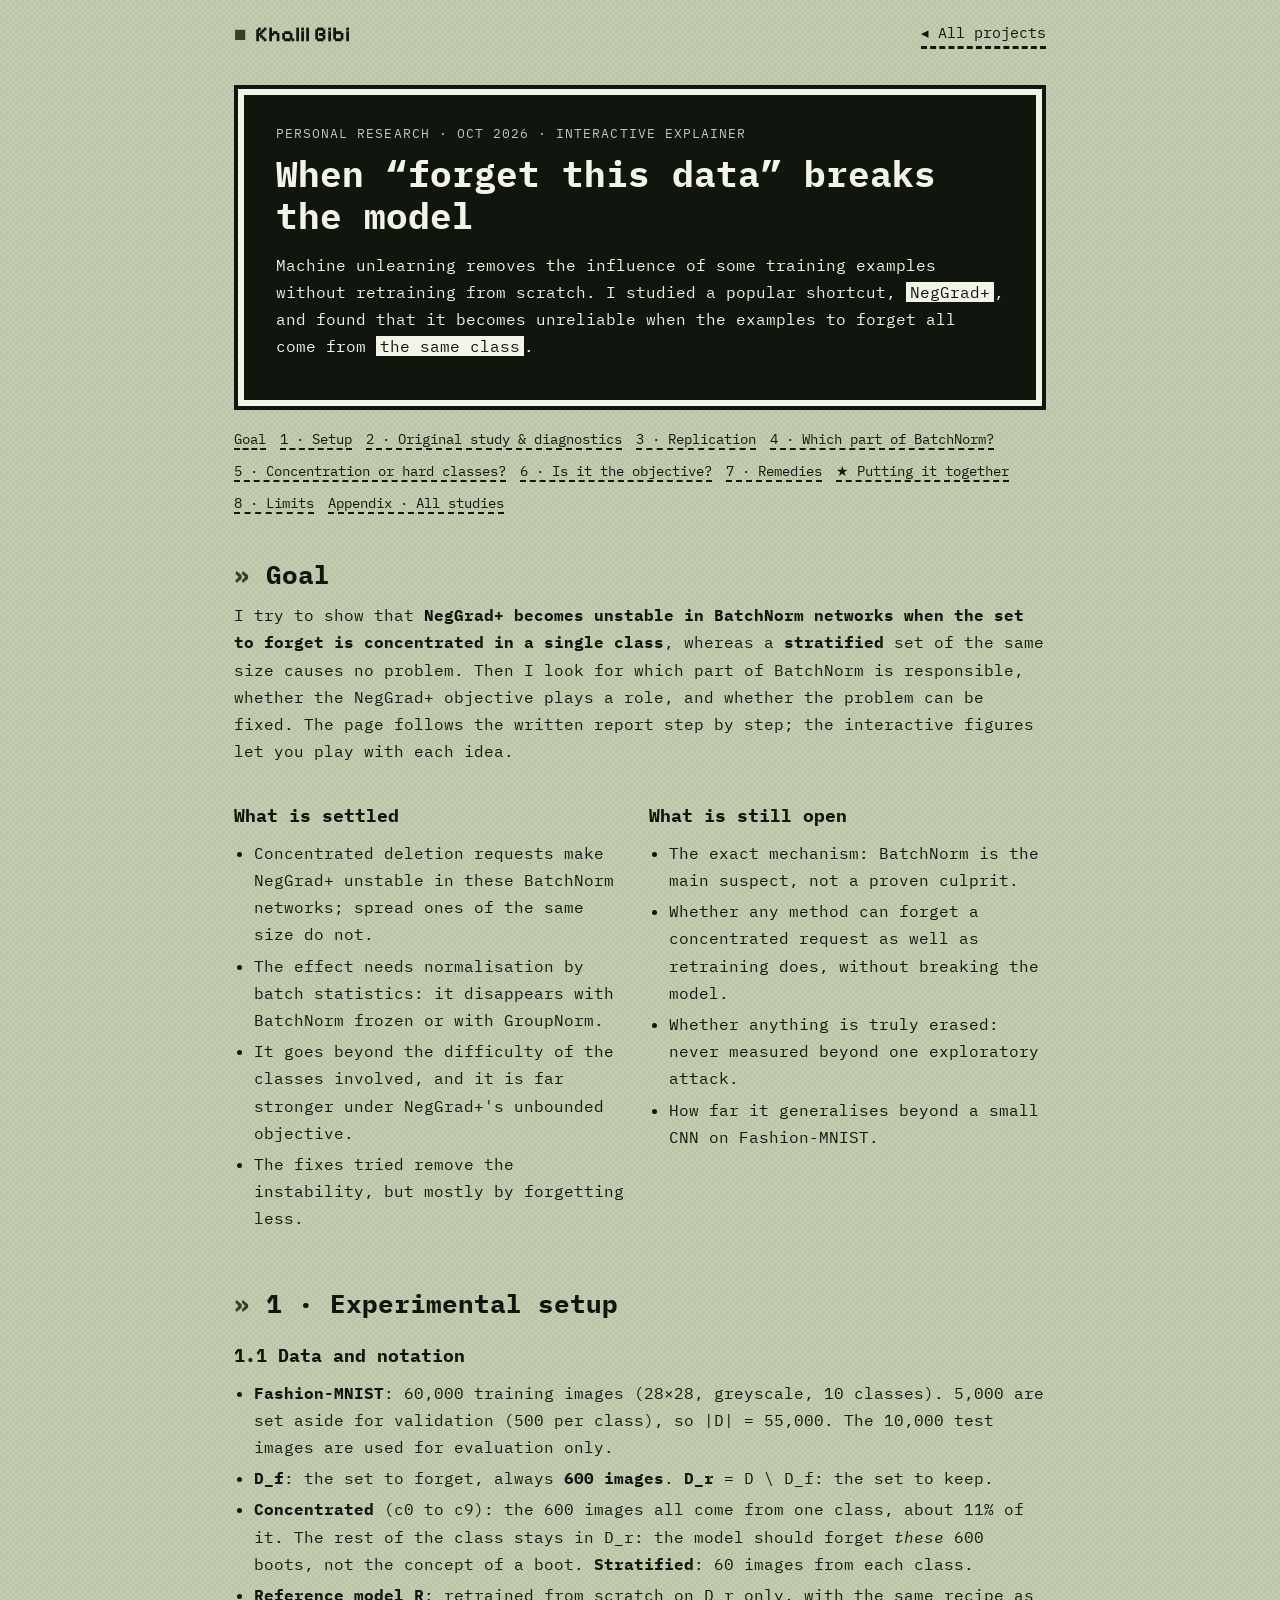
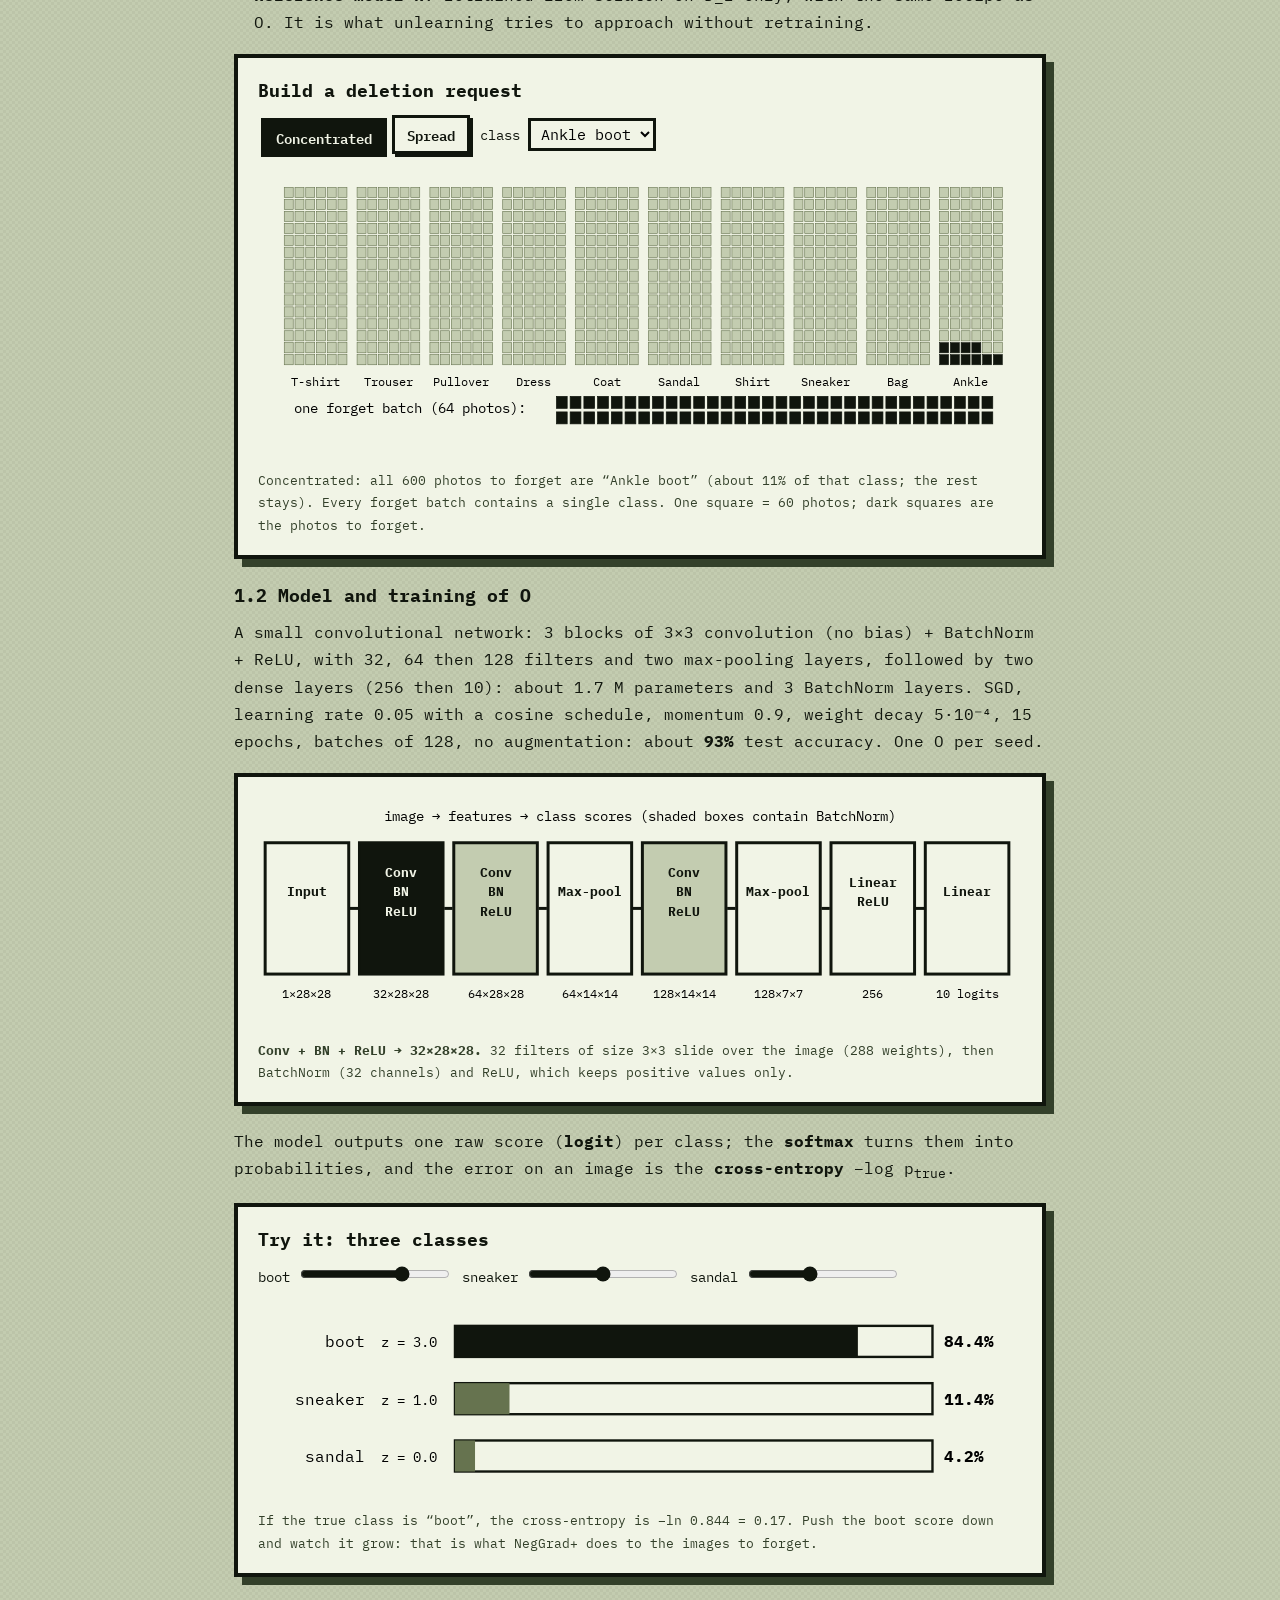
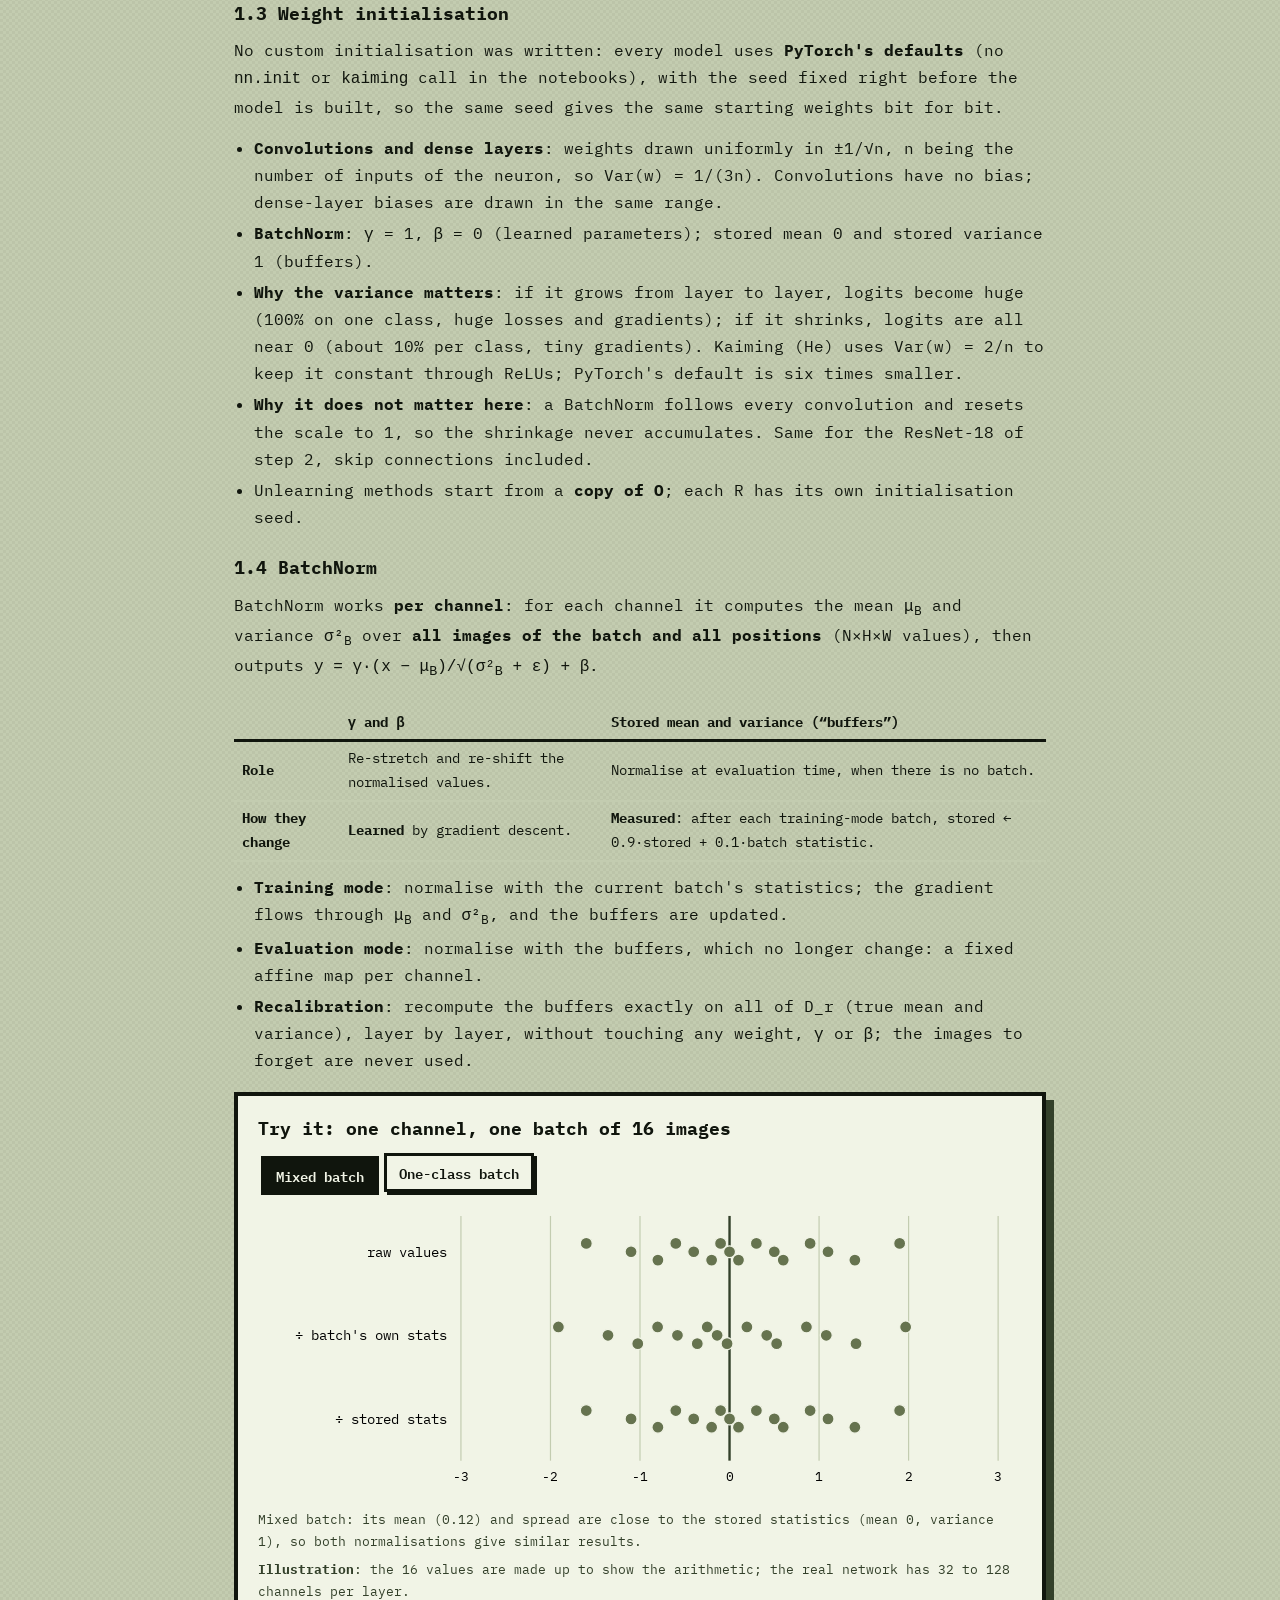
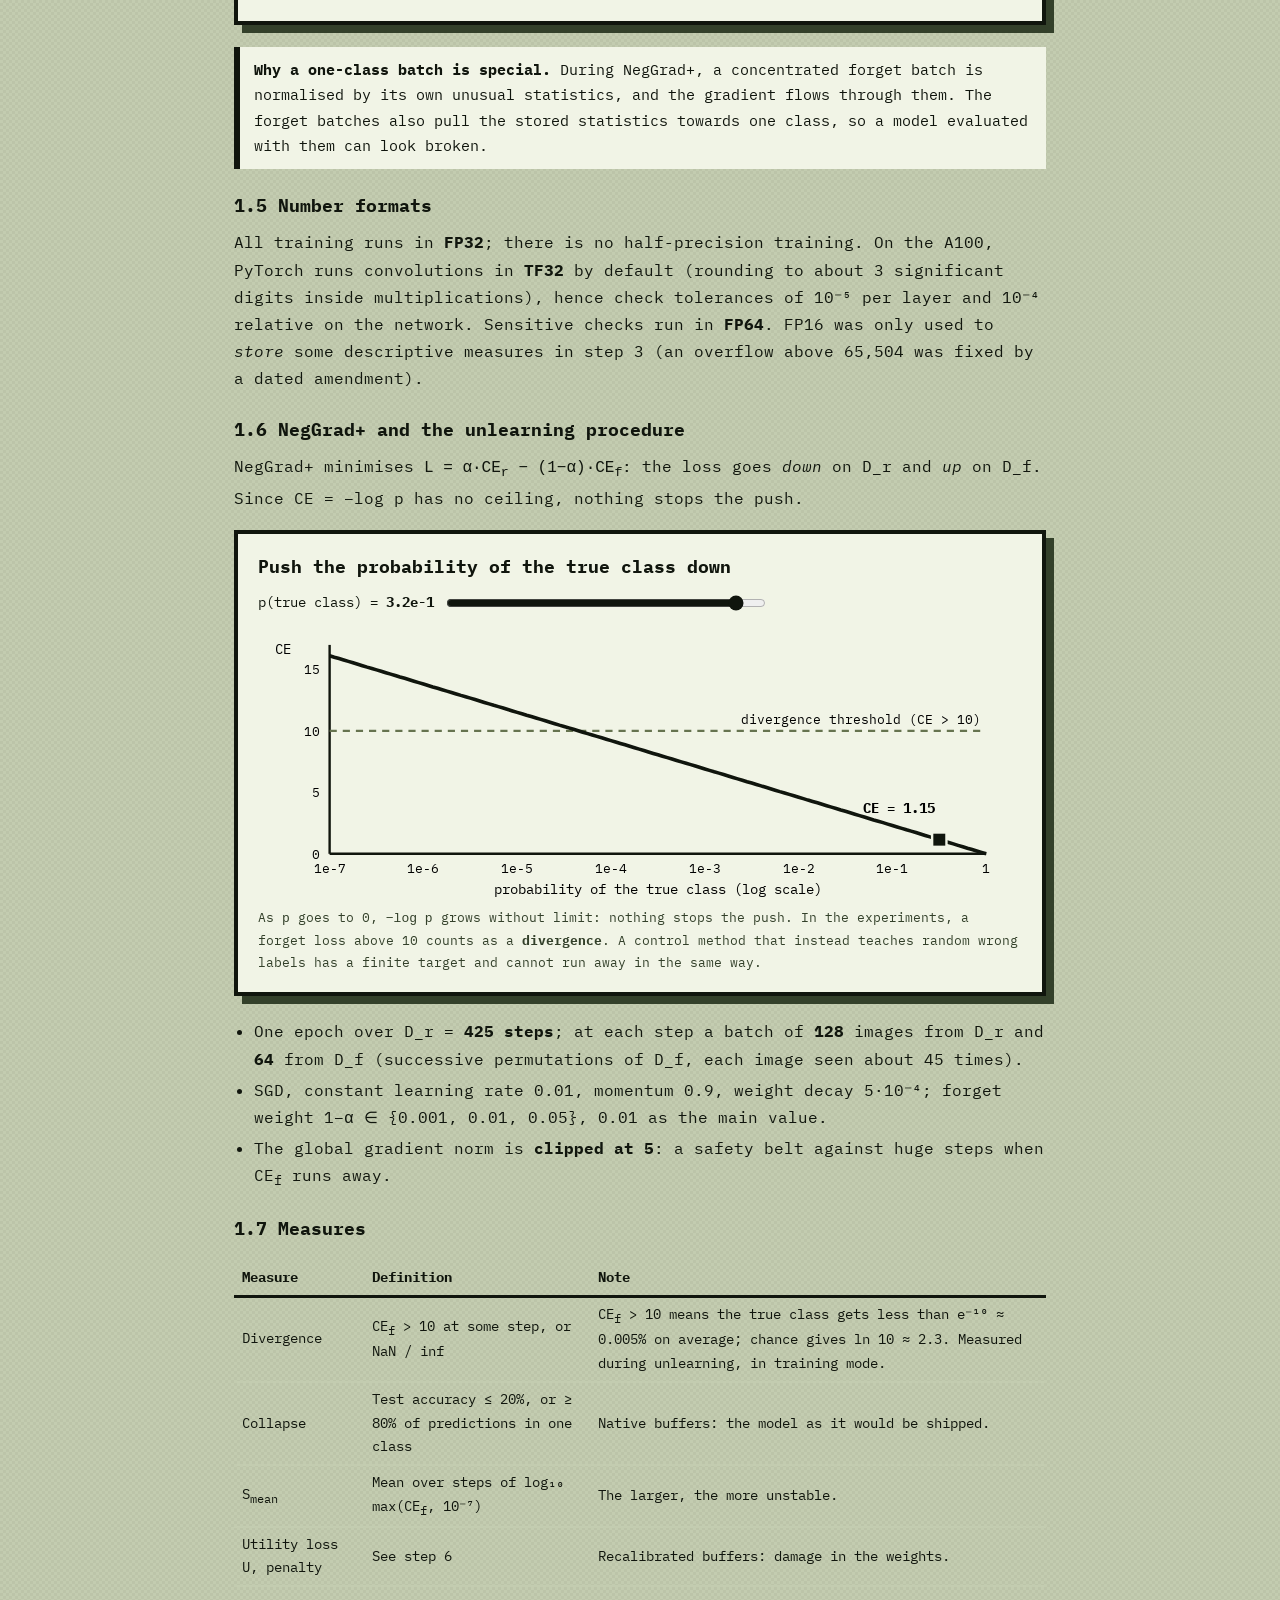
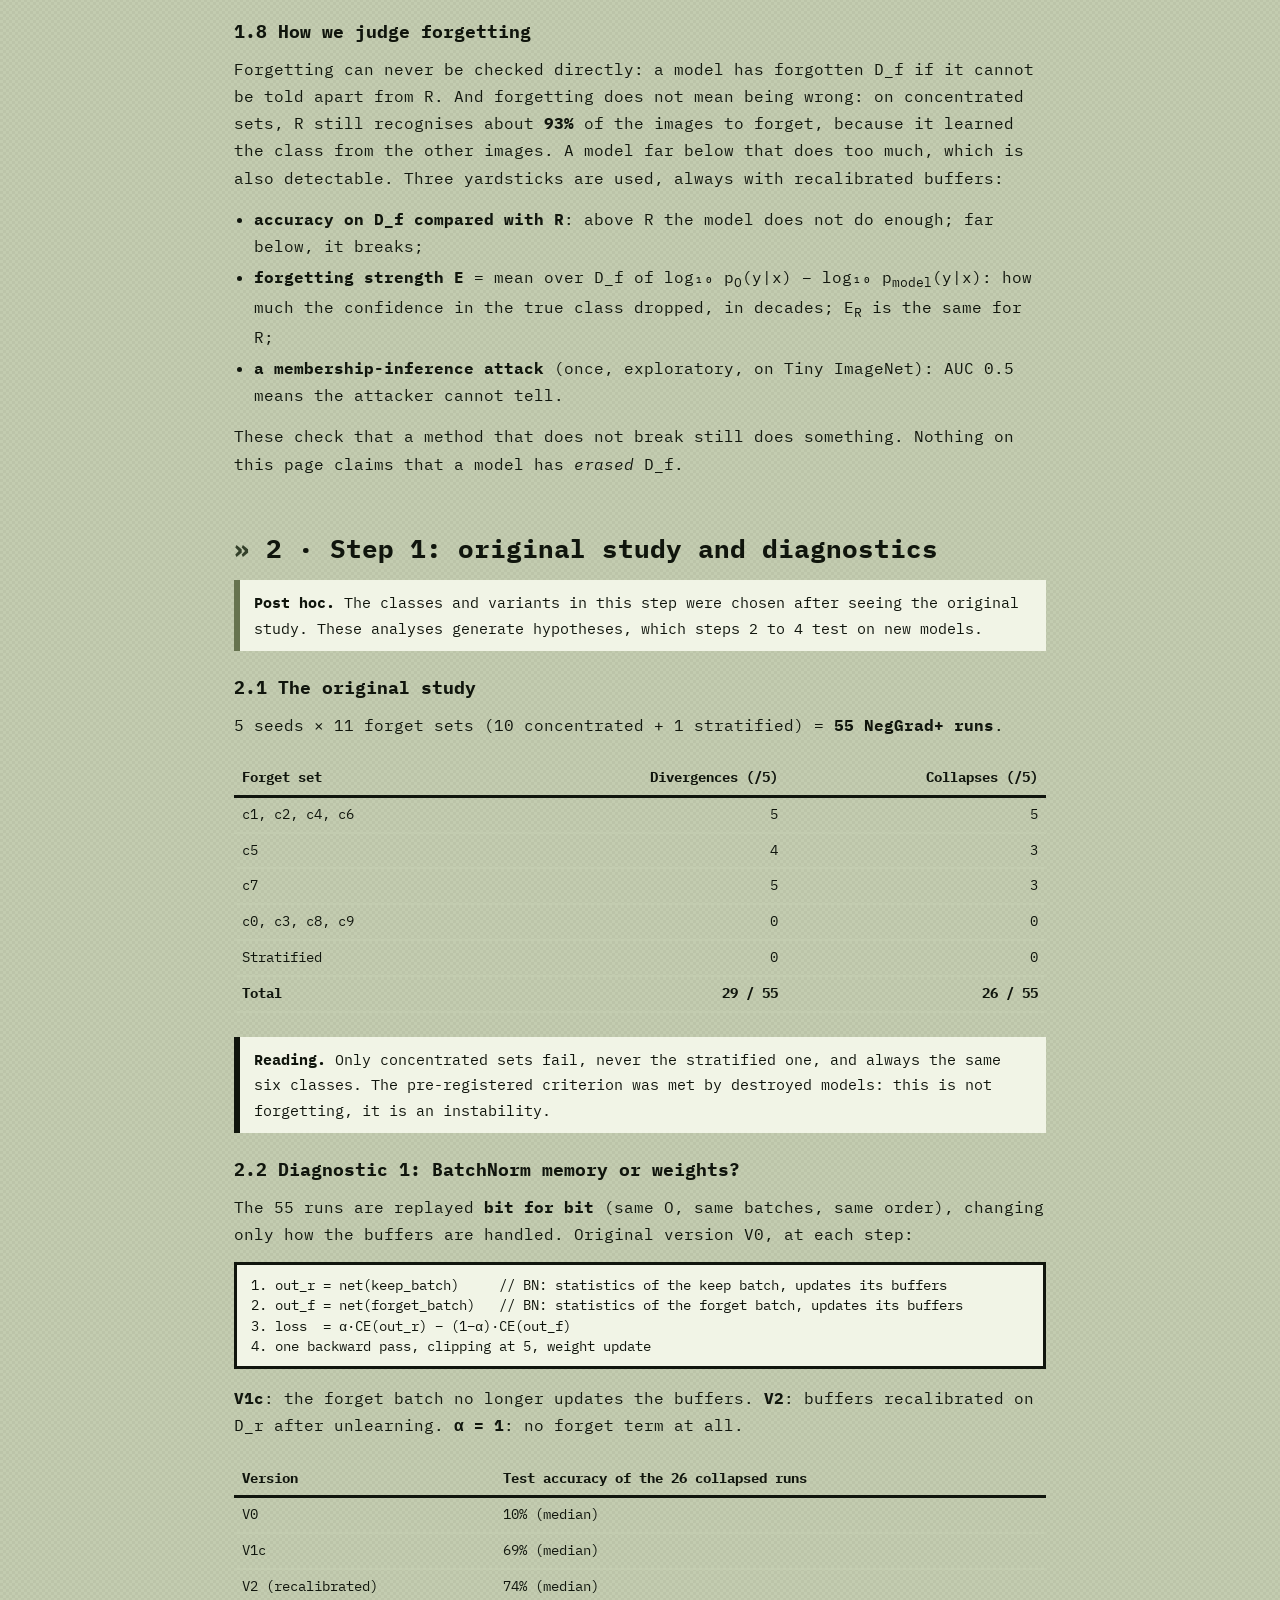
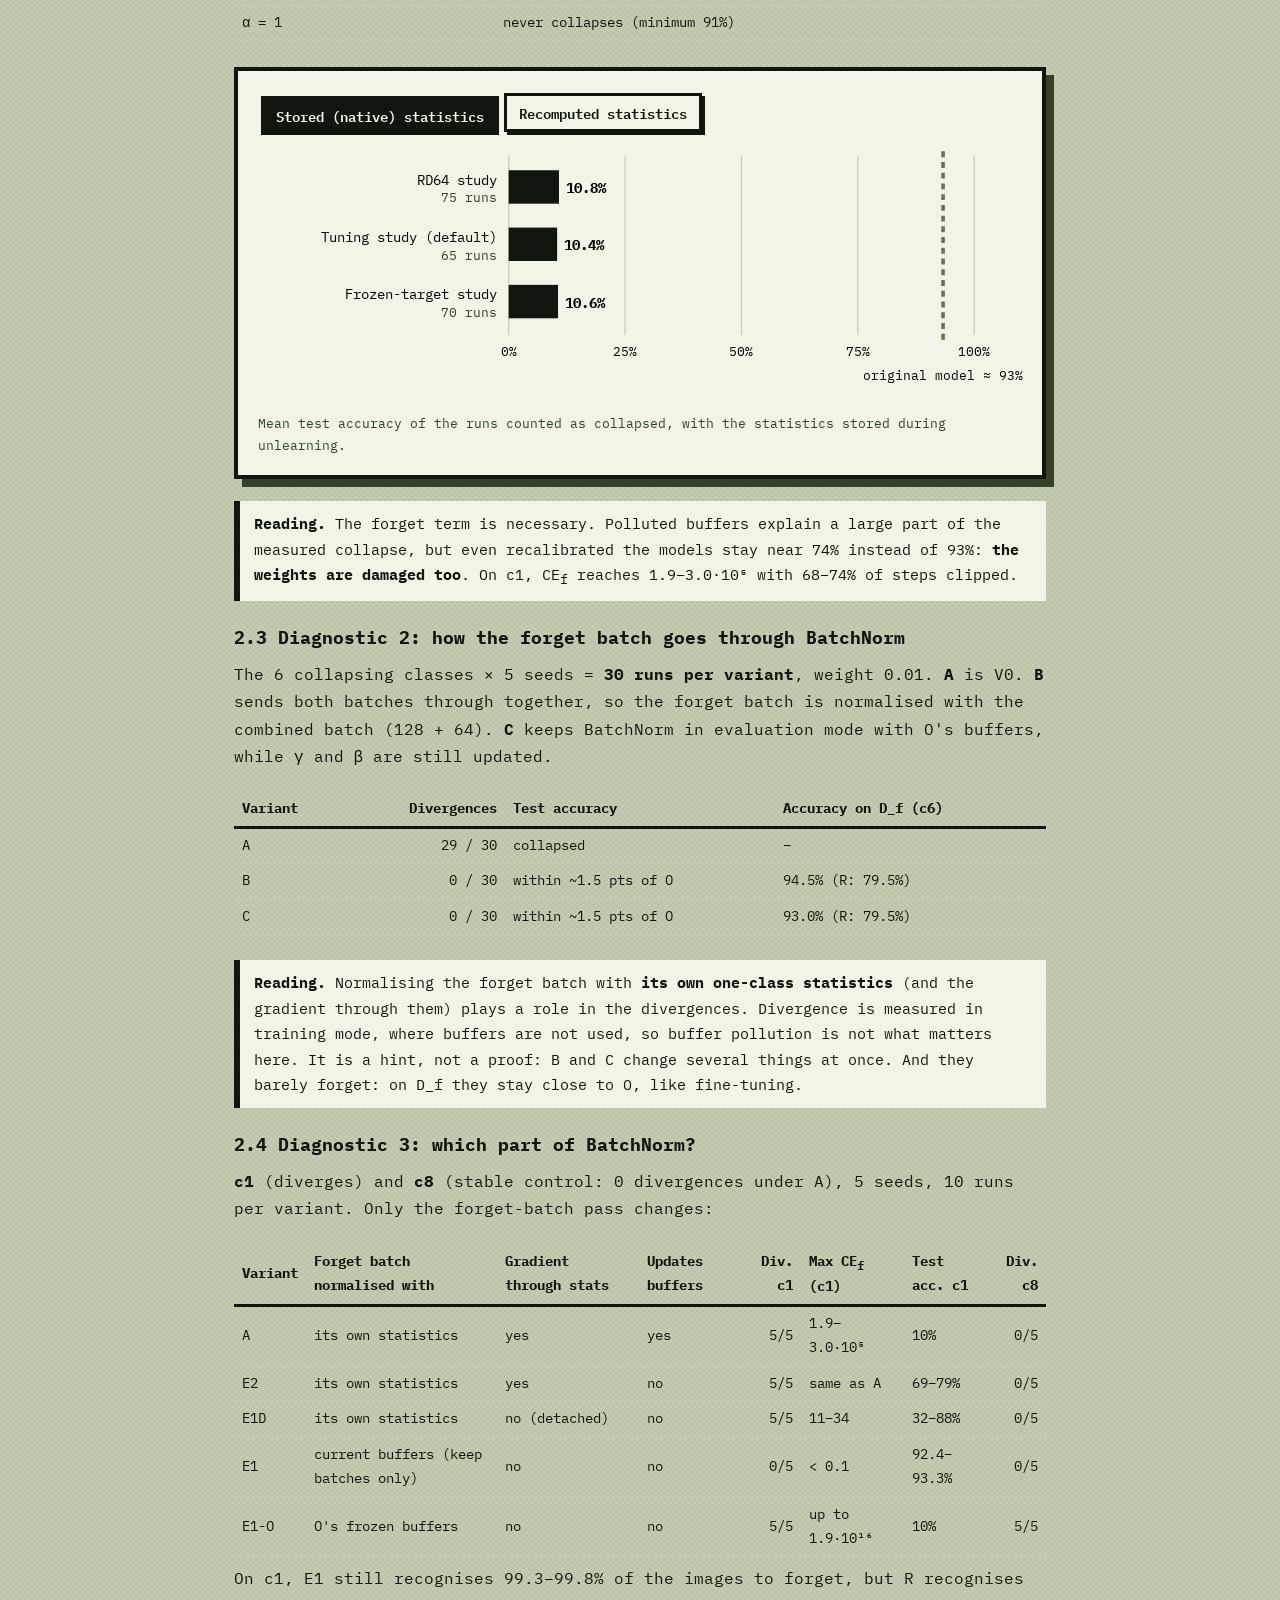
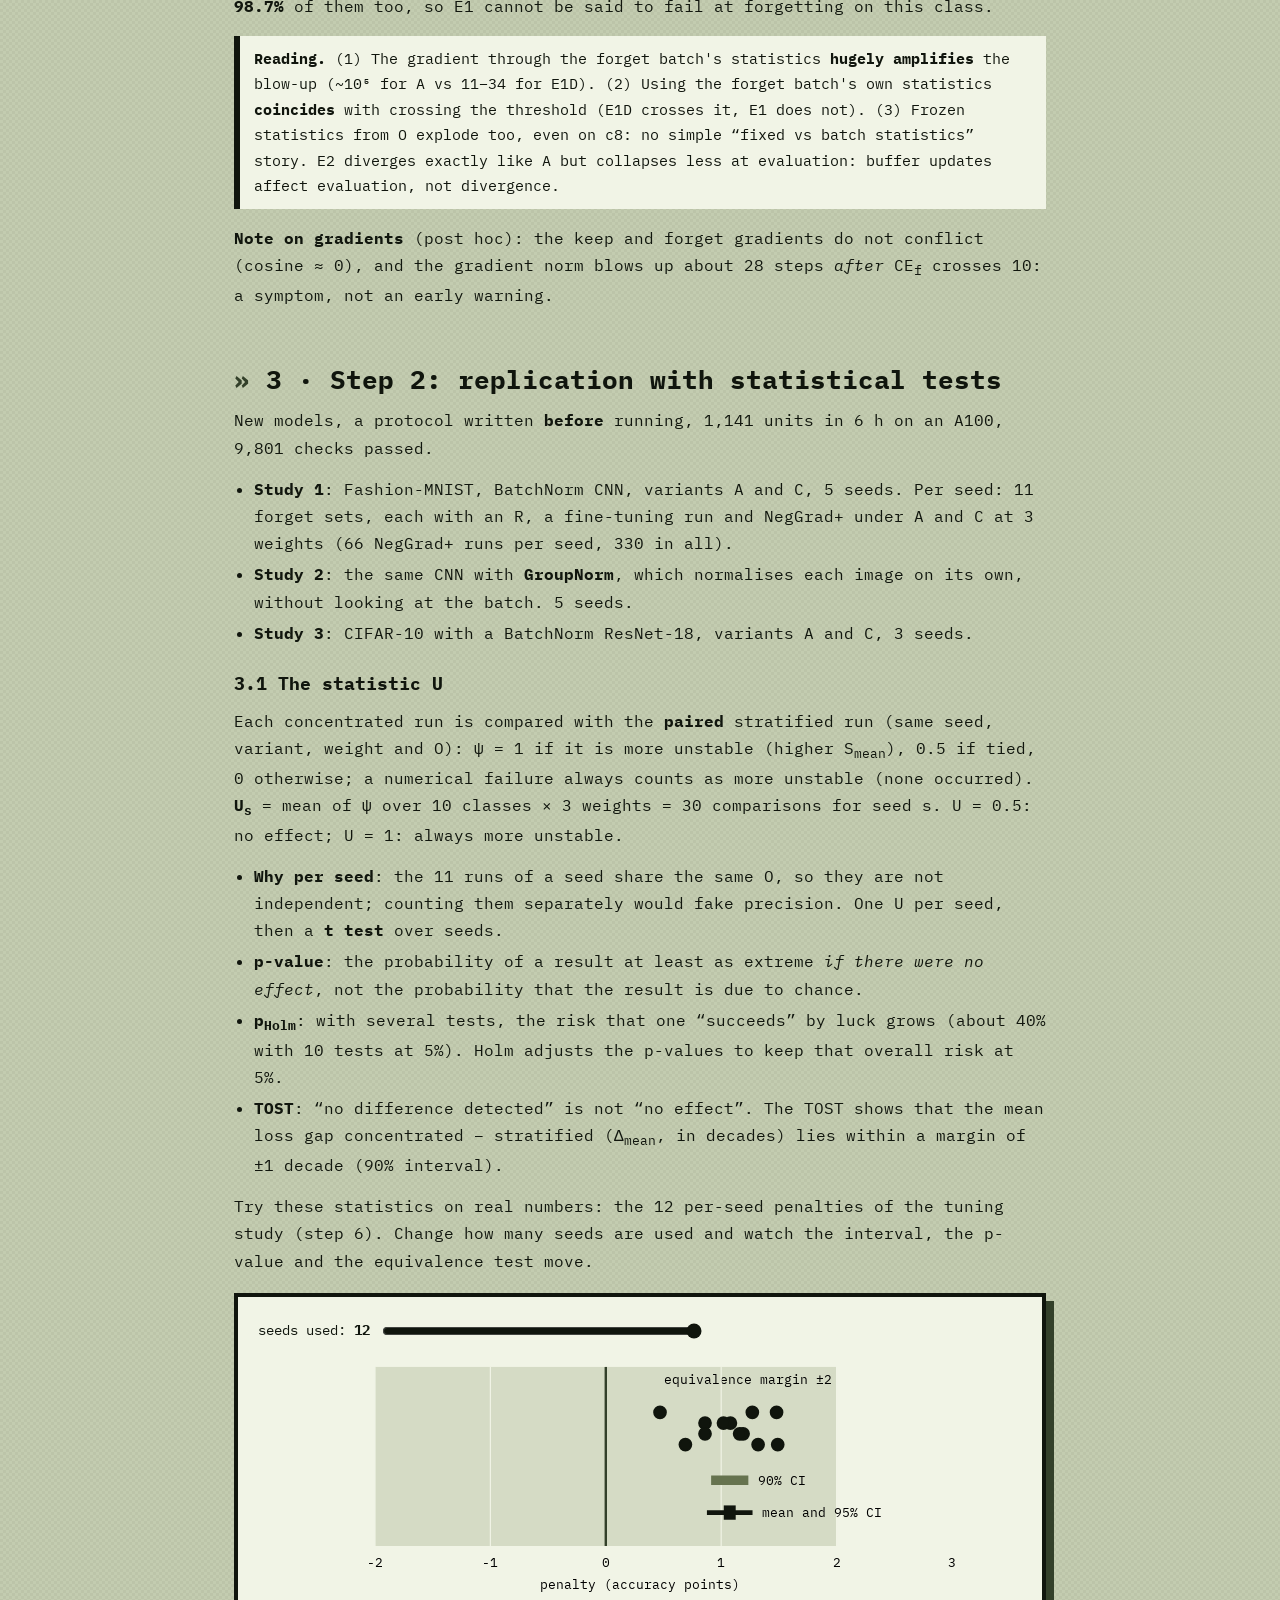
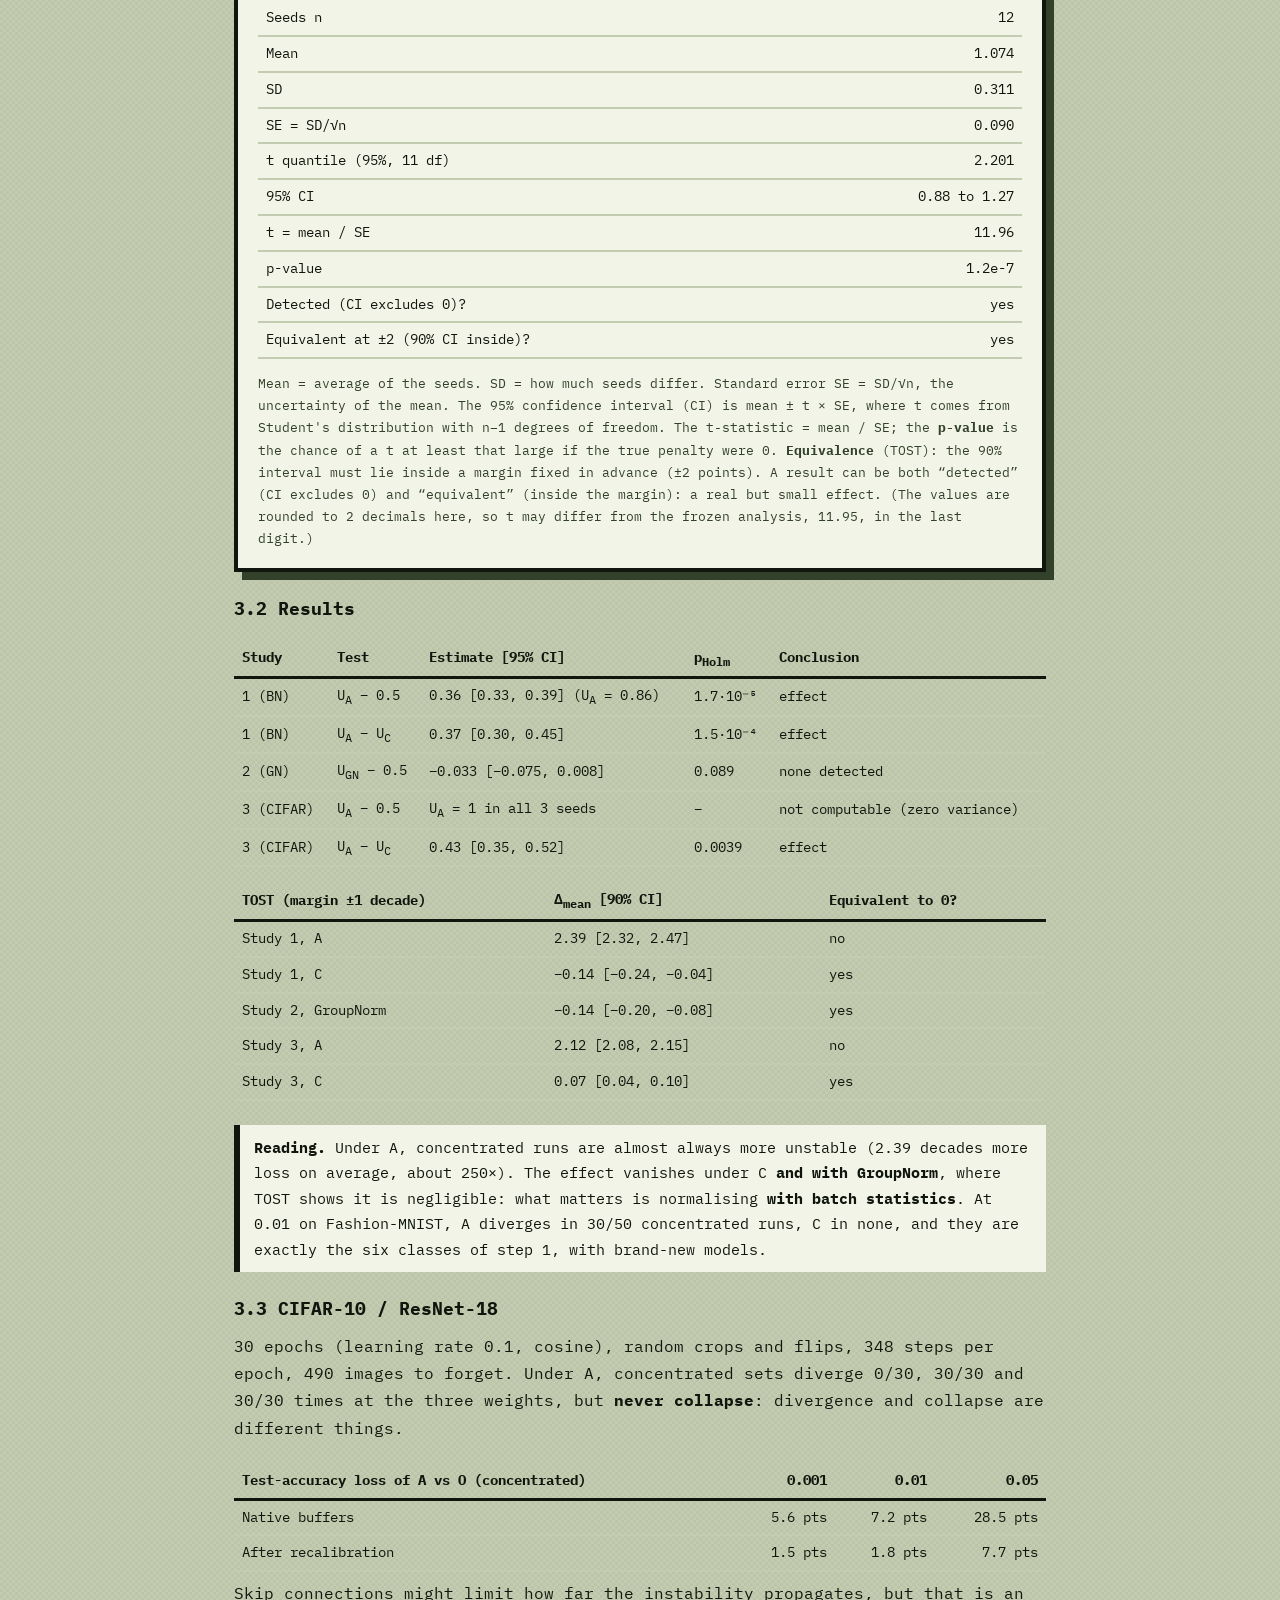
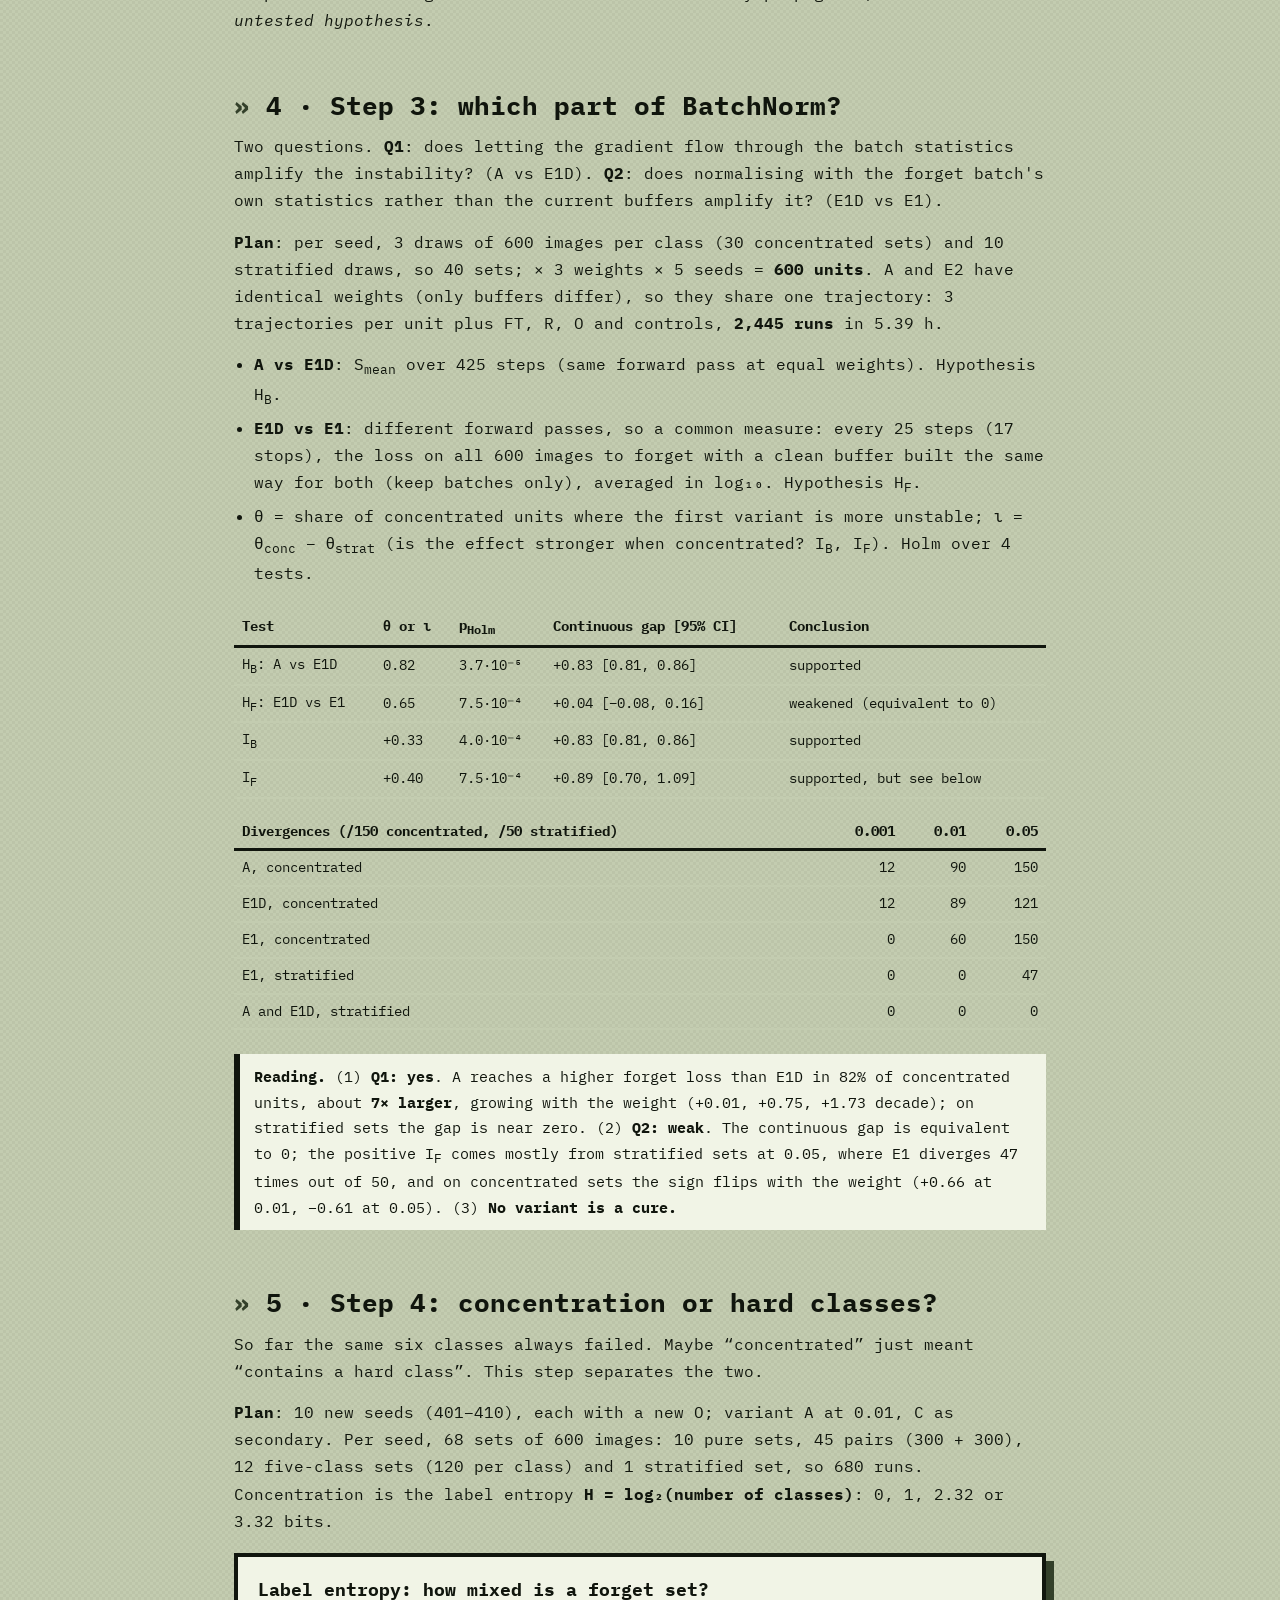
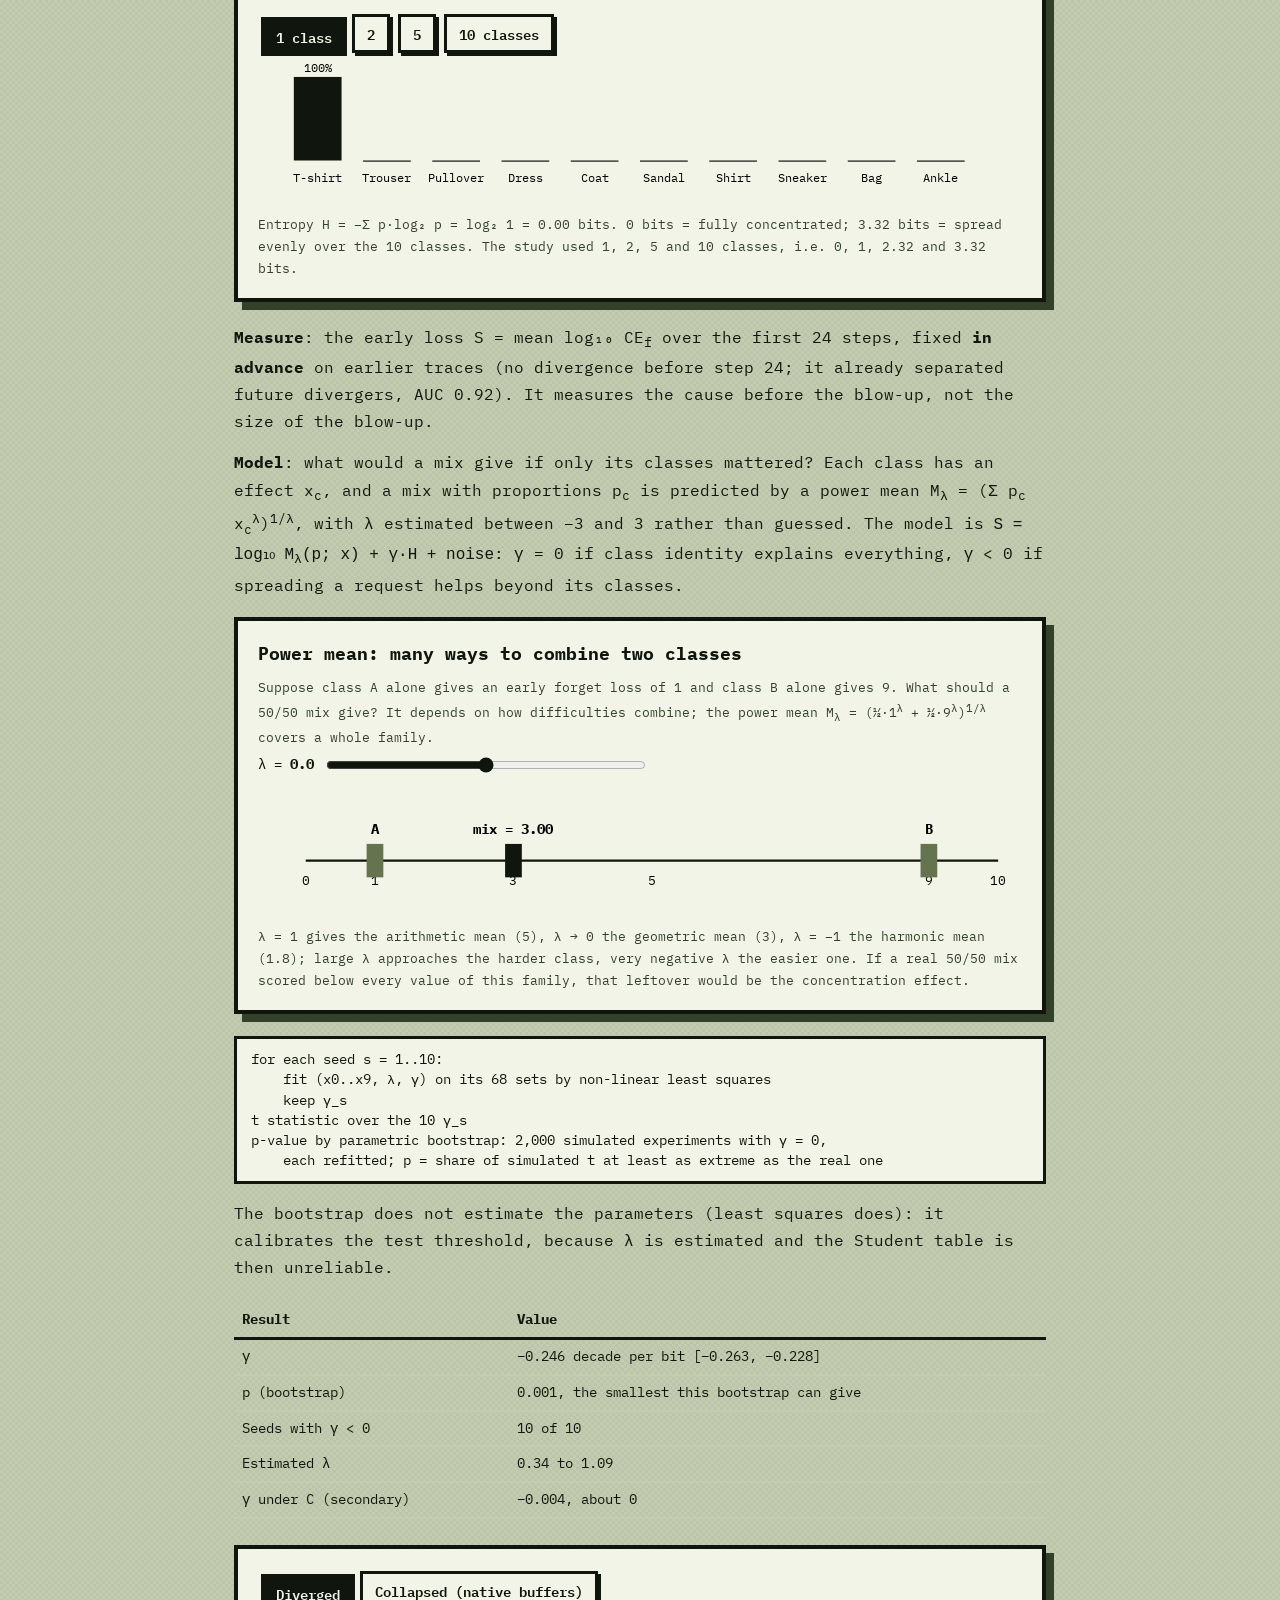
<file: research/machine-unlearning.html>
<!doctype html>
<html lang="en">
<head>
<meta charset="utf-8">
<meta name="viewport" content="width=device-width, initial-scale=1">
<title>Machine unlearning — Khalil Bibi</title>
<meta name="description" content="Interactive explainer: why NegGrad+ machine unlearning becomes unreliable when the data to forget is concentrated in one class, in BatchNorm networks.">
<link rel="preconnect" href="https://fonts.googleapis.com">
<link rel="preconnect" href="https://fonts.gstatic.com" crossorigin>
<link href="https://fonts.googleapis.com/css2?family=Pixelify+Sans:wght@400;600;700&family=IBM+Plex+Mono:wght@400;600;700&display=swap" rel="stylesheet">
<link rel="stylesheet" href="research.css">
</head>
<body>
<nav><div class="wrap"><a class="logo" href="../index.html">Khalil Bibi</a><a class="back" href="../index.html#projects">◂ All projects</a></div></nav>

<header class="hero"><div class="wrap">
  <div class="dialog">
    <p class="kicker">Personal research · Oct 2026 · interactive explainer</p>
    <h1>When “forget this data” breaks the model</h1>
    <p>Machine unlearning removes the influence of some training examples without retraining from scratch. I studied a popular shortcut, <strong>NegGrad+</strong>, and found that it becomes unreliable when the examples to forget all come from <strong>the same class</strong>.</p>
  </div>
  <ul class="toc">
    <li><a href="#goal">Goal</a></li>
    <li><a href="#setup">1 · Setup</a></li>
    <li><a href="#step1">2 · Original study &amp; diagnostics</a></li>
    <li><a href="#step2">3 · Replication</a></li>
    <li><a href="#step3">4 · Which part of BatchNorm?</a></li>
    <li><a href="#step4">5 · Concentration or hard classes?</a></li>
    <li><a href="#step5">6 · Is it the objective?</a></li>
    <li><a href="#step6">7 · Remedies</a></li>
    <li><a href="#evidence">★ Putting it together</a></li>
    <li><a href="#limits">8 · Limits</a></li>
    <li><a href="#studies">Appendix · All studies</a></li>
  </ul>
</div></header>

<main class="wrap">

<section id="goal">
  <h2>Goal</h2>
  <p>I try to show that <b>NegGrad+ becomes unstable in BatchNorm networks when the set to forget is concentrated in a single class</b>, whereas a <b>stratified</b> set of the same size causes no problem. Then I look for which part of BatchNorm is responsible, whether the NegGrad+ objective plays a role, and whether the problem can be fixed. The page follows the written report step by step; the interactive figures let you play with each idea.</p>
  <div class="two">
    <div>
      <h3>What is settled</h3>
      <ul class="list">
        <li>Concentrated deletion requests make NegGrad+ unstable in these BatchNorm networks; spread ones of the same size do not.</li>
        <li>The effect needs normalisation by batch statistics: it disappears with BatchNorm frozen or with GroupNorm.</li>
        <li>It goes beyond the difficulty of the classes involved, and it is far stronger under NegGrad+'s unbounded objective.</li>
        <li>The fixes tried remove the instability, but mostly by forgetting less.</li>
      </ul>
    </div>
    <div>
      <h3>What is still open</h3>
      <ul class="list">
        <li>The exact mechanism: BatchNorm is the main suspect, not a proven culprit.</li>
        <li>Whether any method can forget a concentrated request as well as retraining does, without breaking the model.</li>
        <li>Whether anything is truly erased: never measured beyond one exploratory attack.</li>
        <li>How far it generalises beyond a small CNN on Fashion-MNIST.</li>
      </ul>
    </div>
  </div>
</section>

<!-- =============================== 1. SETUP =============================== -->
<section id="setup">
  <h2>1 · Experimental setup</h2>

  <h3 id="s-data">1.1 Data and notation</h3>
  <ul class="list">
    <li><b>Fashion-MNIST</b>: 60,000 training images (28×28, greyscale, 10 classes). 5,000 are set aside for validation (500 per class), so |D| = 55,000. The 10,000 test images are used for evaluation only.</li>
    <li><b>D_f</b>: the set to forget, always <b>600 images</b>. <b>D_r</b> = D \ D_f: the set to keep.</li>
    <li><b>Concentrated</b> (c0 to c9): the 600 images all come from one class, about 11% of it. The rest of the class stays in D_r: the model should forget <em>these</em> 600 boots, not the concept of a boot. <b>Stratified</b>: 60 images from each class.</li>
    <li><b>Reference model R</b>: retrained from scratch on D_r only, with the same recipe as O. It is what unlearning tries to approach without retraining.</li>
  </ul>
  <div class="panel">
    <h3>Build a deletion request</h3>
    <div class="controls">
      <span class="seg" role="group" aria-label="Forget-set type">
        <button type="button" data-mode="conc" aria-pressed="true">Concentrated</button>
        <button type="button" data-mode="spread" aria-pressed="false">Spread</button>
      </span>
      <label id="classPick">class <select id="cls"></select></label>
    </div>
    <svg class="fig" id="figSet" viewBox="0 0 640 250" role="img" aria-label="The ten classes of the dataset, with the photos to forget highlighted"></svg>
    <p class="hint" id="setText"></p>
  </div>

  <h3 id="s-model">1.2 Model and training of O</h3>
  <p>A small convolutional network: 3 blocks of 3×3 convolution (no bias) + BatchNorm + ReLU, with 32, 64 then 128 filters and two max-pooling layers, followed by two dense layers (256 then 10): about 1.7 M parameters and 3 BatchNorm layers. SGD, learning rate 0.05 with a cosine schedule, momentum 0.9, weight decay 5·10⁻⁴, 15 epochs, batches of 128, no augmentation: about <b>93%</b> test accuracy. One O per seed.</p>
  <div class="panel">
    <svg class="fig" id="figCNN" viewBox="0 0 640 200" role="img" aria-label="Layers of the CNN, clickable"></svg>
    <p class="hint" id="cnnText"></p>
  </div>
  <p>The model outputs one raw score (<b>logit</b>) per class; the <b>softmax</b> turns them into probabilities, and the error on an image is the <b>cross-entropy</b> −log p<sub>true</sub>.</p>
  <div class="panel">
    <h3>Try it: three classes</h3>
    <div class="controls">
      <label>boot <input id="z0" type="range" min="-4" max="6" step="0.1" value="3" style="width:150px"></label>
      <label>sneaker <input id="z1" type="range" min="-4" max="6" step="0.1" value="1" style="width:150px"></label>
      <label>sandal <input id="z2" type="range" min="-4" max="6" step="0.1" value="0" style="width:150px"></label>
    </div>
    <svg class="fig" id="figSoft" viewBox="0 0 640 170" role="img" aria-label="Logits turned into probabilities by the softmax"></svg>
    <p class="hint" id="softText"></p>
  </div>

  <h3 id="s-init">1.3 Weight initialisation</h3>
  <p>No custom initialisation was written: every model uses <b>PyTorch's defaults</b> (no <code>nn.init</code> or <code>kaiming</code> call in the notebooks), with the seed fixed right before the model is built, so the same seed gives the same starting weights bit for bit.</p>
  <ul class="list">
    <li><b>Convolutions and dense layers</b>: weights drawn uniformly in ±1/√n, n being the number of inputs of the neuron, so Var(w) = 1/(3n). Convolutions have no bias; dense-layer biases are drawn in the same range.</li>
    <li><b>BatchNorm</b>: γ = 1, β = 0 (learned parameters); stored mean 0 and stored variance 1 (buffers).</li>
    <li><b>Why the variance matters</b>: if it grows from layer to layer, logits become huge (100% on one class, huge losses and gradients); if it shrinks, logits are all near 0 (about 10% per class, tiny gradients). Kaiming (He) uses Var(w) = 2/n to keep it constant through ReLUs; PyTorch's default is six times smaller.</li>
    <li><b>Why it does not matter here</b>: a BatchNorm follows every convolution and resets the scale to 1, so the shrinkage never accumulates. Same for the ResNet-18 of step 2, skip connections included.</li>
    <li>Unlearning methods start from a <b>copy of O</b>; each R has its own initialisation seed.</li>
  </ul>

  <h3 id="s-bn">1.4 BatchNorm</h3>
  <p>BatchNorm works <b>per channel</b>: for each channel it computes the mean μ<sub>B</sub> and variance σ²<sub>B</sub> over <b>all images of the batch and all positions</b> (N×H×W values), then outputs <code>y = γ·(x − μ<sub>B</sub>)/√(σ²<sub>B</sub> + ε) + β</code>.</p>
  <div class="scroll"><table class="data">
    <thead><tr><th></th><th>γ and β</th><th>Stored mean and variance (“buffers”)</th></tr></thead>
    <tbody>
      <tr><td><b>Role</b></td><td>Re-stretch and re-shift the normalised values.</td><td>Normalise at evaluation time, when there is no batch.</td></tr>
      <tr><td><b>How they change</b></td><td><b>Learned</b> by gradient descent.</td><td><b>Measured</b>: after each training-mode batch, stored ← 0.9·stored + 0.1·batch statistic.</td></tr>
    </tbody>
  </table></div>
  <ul class="list">
    <li><b>Training mode</b>: normalise with the current batch's statistics; the gradient flows through μ<sub>B</sub> and σ²<sub>B</sub>, and the buffers are updated.</li>
    <li><b>Evaluation mode</b>: normalise with the buffers, which no longer change: a fixed affine map per channel.</li>
    <li><b>Recalibration</b>: recompute the buffers exactly on all of D_r (true mean and variance), layer by layer, without touching any weight, γ or β; the images to forget are never used.</li>
  </ul>
  <div class="panel">
    <h3>Try it: one channel, one batch of 16 images</h3>
    <div class="controls"><span class="seg" role="group" aria-label="Batch content">
      <button type="button" data-b="mixed" aria-pressed="true">Mixed batch</button>
      <button type="button" data-b="single" aria-pressed="false">One-class batch</button>
    </span></div>
    <svg class="fig" id="figBN" viewBox="0 0 640 250" role="img" aria-label="Values of one channel before and after BatchNorm"></svg>
    <p class="hint" id="bnText"></p>
    <p class="hint"><b>Illustration</b>: the 16 values are made up to show the arithmetic; the real network has 32 to 128 channels per layer.</p>
  </div>
  <div class="note"><b>Why a one-class batch is special.</b> During NegGrad+, a concentrated forget batch is normalised by its own unusual statistics, and the gradient flows through them. The forget batches also pull the stored statistics towards one class, so a model evaluated with them can look broken.</div>

  <h3 id="s-fp">1.5 Number formats</h3>
  <p>All training runs in <b>FP32</b>; there is no half-precision training. On the A100, PyTorch runs convolutions in <b>TF32</b> by default (rounding to about 3 significant digits inside multiplications), hence check tolerances of 10⁻⁵ per layer and 10⁻⁴ relative on the network. Sensitive checks run in <b>FP64</b>. FP16 was only used to <em>store</em> some descriptive measures in step 3 (an overflow above 65,504 was fixed by a dated amendment).</p>

  <h3 id="s-ng">1.6 NegGrad+ and the unlearning procedure</h3>
  <p>NegGrad+ minimises <code>L = α·CE<sub>r</sub> − (1−α)·CE<sub>f</sub></code>: the loss goes <em>down</em> on D_r and <em>up</em> on D_f. Since CE = −log p has no ceiling, nothing stops the push.</p>
  <div class="panel">
    <h3>Push the probability of the true class down</h3>
    <div class="controls"><label for="pSlider">p(true class) = <output id="pOut"></output></label><input id="pSlider" type="range" min="-7" max="0" step="0.05" value="-0.5" aria-label="log10 of the probability"></div>
    <svg class="fig" id="figCE" viewBox="0 0 640 230" role="img" aria-label="Cross-entropy as a function of the probability of the true class"></svg>
    <p class="hint">As <code>p</code> goes to 0, <code>−log p</code> grows without limit: nothing stops the push. In the experiments, a forget loss above 10 counts as a <b>divergence</b>. A control method that instead teaches random wrong labels has a finite target and cannot run away in the same way.</p>
  </div>
  <ul class="list">
    <li>One epoch over D_r = <b>425 steps</b>; at each step a batch of <b>128</b> images from D_r and <b>64</b> from D_f (successive permutations of D_f, each image seen about 45 times).</li>
    <li>SGD, constant learning rate 0.01, momentum 0.9, weight decay 5·10⁻⁴; forget weight 1−α ∈ {0.001, 0.01, 0.05}, 0.01 as the main value.</li>
    <li>The global gradient norm is <b>clipped at 5</b>: a safety belt against huge steps when CE<sub>f</sub> runs away.</li>
  </ul>

  <h3 id="s-measures">1.7 Measures</h3>
  <div class="scroll"><table class="data">
    <thead><tr><th>Measure</th><th>Definition</th><th>Note</th></tr></thead>
    <tbody>
      <tr><td>Divergence</td><td>CE<sub>f</sub> &gt; 10 at some step, or NaN / inf</td><td>CE<sub>f</sub> &gt; 10 means the true class gets less than e⁻¹⁰ ≈ 0.005% on average; chance gives ln 10 ≈ 2.3. Measured during unlearning, in training mode.</td></tr>
      <tr><td>Collapse</td><td>Test accuracy ≤ 20%, or ≥ 80% of predictions in one class</td><td>Native buffers: the model as it would be shipped.</td></tr>
      <tr><td>S<sub>mean</sub></td><td>Mean over steps of log₁₀ max(CE<sub>f</sub>, 10⁻⁷)</td><td>The larger, the more unstable.</td></tr>
      <tr><td>Utility loss U, penalty</td><td>See step 6</td><td>Recalibrated buffers: damage in the weights.</td></tr>
    </tbody>
  </table></div>

  <h3 id="s-forget">1.8 How we judge forgetting</h3>
  <p>Forgetting can never be checked directly: a model has forgotten D_f if it cannot be told apart from R. And forgetting does not mean being wrong: on concentrated sets, R still recognises about <b>93%</b> of the images to forget, because it learned the class from the other images. A model far below that does too much, which is also detectable. Three yardsticks are used, always with recalibrated buffers:</p>
  <ul class="list">
    <li><b>accuracy on D_f compared with R</b>: above R the model does not do enough; far below, it breaks;</li>
    <li><b>forgetting strength E</b> = mean over D_f of log₁₀ p<sub>O</sub>(y|x) − log₁₀ p<sub>model</sub>(y|x): how much the confidence in the true class dropped, in decades; E<sub>R</sub> is the same for R;</li>
    <li><b>a membership-inference attack</b> (once, exploratory, on Tiny ImageNet): AUC 0.5 means the attacker cannot tell.</li>
  </ul>
  <p>These check that a method that does not break still does something. Nothing on this page claims that a model has <em>erased</em> D_f.</p>
</section>

<!-- =============================== 2. STEP 1 =============================== -->
<section id="step1">
  <h2>2 · Step 1: original study and diagnostics</h2>
  <div class="note warn"><b>Post hoc.</b> The classes and variants in this step were chosen after seeing the original study. These analyses generate hypotheses, which steps 2 to 4 test on new models.</div>

  <h3>2.1 The original study</h3>
  <p>5 seeds × 11 forget sets (10 concentrated + 1 stratified) = <b>55 NegGrad+ runs</b>.</p>
  <div class="scroll"><table class="data">
    <thead><tr><th>Forget set</th><th class="num">Divergences (/5)</th><th class="num">Collapses (/5)</th></tr></thead>
    <tbody>
      <tr><td>c1, c2, c4, c6</td><td class="num">5</td><td class="num">5</td></tr>
      <tr><td>c5</td><td class="num">4</td><td class="num">3</td></tr>
      <tr><td>c7</td><td class="num">5</td><td class="num">3</td></tr>
      <tr><td>c0, c3, c8, c9</td><td class="num">0</td><td class="num">0</td></tr>
      <tr><td>Stratified</td><td class="num">0</td><td class="num">0</td></tr>
      <tr><td><b>Total</b></td><td class="num"><b>29 / 55</b></td><td class="num"><b>26 / 55</b></td></tr>
    </tbody>
  </table></div>
  <div class="note"><b>Reading.</b> Only concentrated sets fail, never the stratified one, and always the same six classes. The pre-registered criterion was met by destroyed models: this is not forgetting, it is an instability.</div>

  <h3>2.2 Diagnostic 1: BatchNorm memory or weights?</h3>
  <p>The 55 runs are replayed <b>bit for bit</b> (same O, same batches, same order), changing only how the buffers are handled. Original version V0, at each step:</p>
<pre class="code">1. out_r = net(keep_batch)     // BN: statistics of the keep batch, updates its buffers
2. out_f = net(forget_batch)   // BN: statistics of the forget batch, updates its buffers
3. loss  = α·CE(out_r) − (1−α)·CE(out_f)
4. one backward pass, clipping at 5, weight update</pre>
  <p><b>V1c</b>: the forget batch no longer updates the buffers. <b>V2</b>: buffers recalibrated on D_r after unlearning. <b>α = 1</b>: no forget term at all.</p>
  <div class="scroll"><table class="data">
    <thead><tr><th>Version</th><th>Test accuracy of the 26 collapsed runs</th></tr></thead>
    <tbody>
      <tr><td>V0</td><td>10% (median)</td></tr>
      <tr><td>V1c</td><td>69% (median)</td></tr>
      <tr><td>V2 (recalibrated)</td><td>74% (median)</td></tr>
      <tr><td>α = 1</td><td>never collapses (minimum 91%)</td></tr>
    </tbody>
  </table></div>
  <div class="panel">
    <div class="controls"><span class="seg" role="group" aria-label="Evaluation">
      <button type="button" data-ev="nat" aria-pressed="true">Stored (native) statistics</button>
      <button type="button" data-ev="rec" aria-pressed="false">Recomputed statistics</button>
    </span></div>
    <svg class="fig" id="figTrap" viewBox="0 0 640 220" role="img" aria-label="Test accuracy of collapsed runs before and after recomputing BatchNorm statistics"></svg>
    <p class="hint" id="trapText"></p>
  </div>
  <div class="note"><b>Reading.</b> The forget term is necessary. Polluted buffers explain a large part of the measured collapse, but even recalibrated the models stay near 74% instead of 93%: <b>the weights are damaged too</b>. On c1, CE<sub>f</sub> reaches 1.9–3.0·10⁵ with 68–74% of steps clipped.</div>

  <h3>2.3 Diagnostic 2: how the forget batch goes through BatchNorm</h3>
  <p>The 6 collapsing classes × 5 seeds = <b>30 runs per variant</b>, weight 0.01. <b>A</b> is V0. <b>B</b> sends both batches through together, so the forget batch is normalised with the combined batch (128 + 64). <b>C</b> keeps BatchNorm in evaluation mode with O's buffers, while γ and β are still updated.</p>
  <div class="scroll"><table class="data">
    <thead><tr><th>Variant</th><th class="num">Divergences</th><th>Test accuracy</th><th>Accuracy on D_f (c6)</th></tr></thead>
    <tbody>
      <tr><td>A</td><td class="num">29 / 30</td><td>collapsed</td><td>–</td></tr>
      <tr><td>B</td><td class="num">0 / 30</td><td>within ~1.5 pts of O</td><td>94.5% (R: 79.5%)</td></tr>
      <tr><td>C</td><td class="num">0 / 30</td><td>within ~1.5 pts of O</td><td>93.0% (R: 79.5%)</td></tr>
    </tbody>
  </table></div>
  <div class="note"><b>Reading.</b> Normalising the forget batch with <b>its own one-class statistics</b> (and the gradient through them) plays a role in the divergences. Divergence is measured in training mode, where buffers are not used, so buffer pollution is not what matters here. It is a hint, not a proof: B and C change several things at once. And they barely forget: on D_f they stay close to O, like fine-tuning.</div>

  <h3>2.4 Diagnostic 3: which part of BatchNorm?</h3>
  <p><b>c1</b> (diverges) and <b>c8</b> (stable control: 0 divergences under A), 5 seeds, 10 runs per variant. Only the forget-batch pass changes:</p>
  <div class="scroll"><table class="data">
    <thead><tr><th>Variant</th><th>Forget batch normalised with</th><th>Gradient through stats</th><th>Updates buffers</th><th class="num">Div. c1</th><th>Max CE<sub>f</sub> (c1)</th><th>Test acc. c1</th><th class="num">Div. c8</th></tr></thead>
    <tbody>
      <tr><td>A</td><td>its own statistics</td><td>yes</td><td>yes</td><td class="num">5/5</td><td>1.9–3.0·10⁵</td><td>10%</td><td class="num">0/5</td></tr>
      <tr><td>E2</td><td>its own statistics</td><td>yes</td><td>no</td><td class="num">5/5</td><td>same as A</td><td>69–79%</td><td class="num">0/5</td></tr>
      <tr><td>E1D</td><td>its own statistics</td><td>no (detached)</td><td>no</td><td class="num">5/5</td><td>11–34</td><td>32–88%</td><td class="num">0/5</td></tr>
      <tr><td>E1</td><td>current buffers (keep batches only)</td><td>no</td><td>no</td><td class="num">0/5</td><td>&lt; 0.1</td><td>92.4–93.3%</td><td class="num">0/5</td></tr>
      <tr><td>E1-O</td><td>O's frozen buffers</td><td>no</td><td>no</td><td class="num">5/5</td><td>up to 1.9·10¹⁶</td><td>10%</td><td class="num">5/5</td></tr>
    </tbody>
  </table></div>
  <p>On c1, E1 still recognises 99.3–99.8% of the images to forget, but R recognises <b>98.7%</b> of them too, so E1 cannot be said to fail at forgetting on this class.</p>
  <div class="note"><b>Reading.</b> (1) The gradient through the forget batch's statistics <b>hugely amplifies</b> the blow-up (~10⁵ for A vs 11–34 for E1D). (2) Using the forget batch's own statistics <b>coincides</b> with crossing the threshold (E1D crosses it, E1 does not). (3) Frozen statistics from O explode too, even on c8: no simple “fixed vs batch statistics” story. E2 diverges exactly like A but collapses less at evaluation: buffer updates affect evaluation, not divergence.</div>
  <p><b>Note on gradients</b> (post hoc): the keep and forget gradients do not conflict (cosine ≈ 0), and the gradient norm blows up about 28 steps <em>after</em> CE<sub>f</sub> crosses 10: a symptom, not an early warning.</p>
</section>

<!-- =============================== 3. STEP 2 =============================== -->
<section id="step2">
  <h2>3 · Step 2: replication with statistical tests</h2>
  <p>New models, a protocol written <b>before</b> running, 1,141 units in 6 h on an A100, 9,801 checks passed.</p>
  <ul class="list">
    <li><b>Study 1</b>: Fashion-MNIST, BatchNorm CNN, variants A and C, 5 seeds. Per seed: 11 forget sets, each with an R, a fine-tuning run and NegGrad+ under A and C at 3 weights (66 NegGrad+ runs per seed, 330 in all).</li>
    <li><b>Study 2</b>: the same CNN with <b>GroupNorm</b>, which normalises each image on its own, without looking at the batch. 5 seeds.</li>
    <li><b>Study 3</b>: CIFAR-10 with a BatchNorm ResNet-18, variants A and C, 3 seeds.</li>
  </ul>

  <h3>3.1 The statistic U</h3>
  <p>Each concentrated run is compared with the <b>paired</b> stratified run (same seed, variant, weight and O): ψ = 1 if it is more unstable (higher S<sub>mean</sub>), 0.5 if tied, 0 otherwise; a numerical failure always counts as more unstable (none occurred). <b>U<sub>s</sub></b> = mean of ψ over 10 classes × 3 weights = 30 comparisons for seed s. U = 0.5: no effect; U = 1: always more unstable.</p>
  <ul class="list">
    <li><b>Why per seed</b>: the 11 runs of a seed share the same O, so they are not independent; counting them separately would fake precision. One U per seed, then a <b>t test</b> over seeds.</li>
    <li><b>p-value</b>: the probability of a result at least as extreme <em>if there were no effect</em>, not the probability that the result is due to chance.</li>
    <li><b>p<sub>Holm</sub></b>: with several tests, the risk that one “succeeds” by luck grows (about 40% with 10 tests at 5%). Holm adjusts the p-values to keep that overall risk at 5%.</li>
    <li><b>TOST</b>: “no difference detected” is not “no effect”. The TOST shows that the mean loss gap concentrated − stratified (Δ<sub>mean</sub>, in decades) lies within a margin of ±1 decade (90% interval).</li>
  </ul>
  <p>Try these statistics on real numbers: the 12 per-seed penalties of the tuning study (step 6). Change how many seeds are used and watch the interval, the p-value and the equivalence test move.</p>
  <div class="panel">
    <div class="controls"><label for="nSeeds">seeds used: <output id="nOut"></output></label><input id="nSeeds" type="range" min="2" max="12" step="1" value="12"></div>
    <svg class="fig" id="figStats" viewBox="0 0 640 200" role="img" aria-label="Seed values, mean, confidence intervals and equivalence margin"></svg>
    <div class="scroll"><table class="data" id="statTable"></table></div>
    <p class="hint">Mean = average of the seeds. SD = how much seeds differ. Standard error SE = SD/√n, the uncertainty of the mean. The 95% confidence interval (CI) is mean ± t × SE, where t comes from Student's distribution with n−1 degrees of freedom. The t-statistic = mean / SE; the <b>p-value</b> is the chance of a t at least that large if the true penalty were 0. <b>Equivalence</b> (TOST): the 90% interval must lie inside a margin fixed in advance (±2 points). A result can be both “detected” (CI excludes 0) and “equivalent” (inside the margin): a real but small effect. (The values are rounded to 2 decimals here, so t may differ from the frozen analysis, 11.95, in the last digit.)</p>
  </div>

  <h3>3.2 Results</h3>
  <div class="scroll"><table class="data">
    <thead><tr><th>Study</th><th>Test</th><th>Estimate [95% CI]</th><th>p<sub>Holm</sub></th><th>Conclusion</th></tr></thead>
    <tbody>
      <tr><td>1 (BN)</td><td>U<sub>A</sub> − 0.5</td><td>0.36 [0.33, 0.39] (U<sub>A</sub> = 0.86)</td><td>1.7·10⁻⁵</td><td>effect</td></tr>
      <tr><td>1 (BN)</td><td>U<sub>A</sub> − U<sub>C</sub></td><td>0.37 [0.30, 0.45]</td><td>1.5·10⁻⁴</td><td>effect</td></tr>
      <tr><td>2 (GN)</td><td>U<sub>GN</sub> − 0.5</td><td>−0.033 [−0.075, 0.008]</td><td>0.089</td><td>none detected</td></tr>
      <tr><td>3 (CIFAR)</td><td>U<sub>A</sub> − 0.5</td><td>U<sub>A</sub> = 1 in all 3 seeds</td><td>–</td><td>not computable (zero variance)</td></tr>
      <tr><td>3 (CIFAR)</td><td>U<sub>A</sub> − U<sub>C</sub></td><td>0.43 [0.35, 0.52]</td><td>0.0039</td><td>effect</td></tr>
    </tbody>
  </table></div>
  <div class="scroll"><table class="data">
    <thead><tr><th>TOST (margin ±1 decade)</th><th>Δ<sub>mean</sub> [90% CI]</th><th>Equivalent to 0?</th></tr></thead>
    <tbody>
      <tr><td>Study 1, A</td><td>2.39 [2.32, 2.47]</td><td>no</td></tr>
      <tr><td>Study 1, C</td><td>−0.14 [−0.24, −0.04]</td><td>yes</td></tr>
      <tr><td>Study 2, GroupNorm</td><td>−0.14 [−0.20, −0.08]</td><td>yes</td></tr>
      <tr><td>Study 3, A</td><td>2.12 [2.08, 2.15]</td><td>no</td></tr>
      <tr><td>Study 3, C</td><td>0.07 [0.04, 0.10]</td><td>yes</td></tr>
    </tbody>
  </table></div>
  <div class="note"><b>Reading.</b> Under A, concentrated runs are almost always more unstable (2.39 decades more loss on average, about 250×). The effect vanishes under C <b>and with GroupNorm</b>, where TOST shows it is negligible: what matters is normalising <b>with batch statistics</b>. At 0.01 on Fashion-MNIST, A diverges in 30/50 concentrated runs, C in none, and they are exactly the six classes of step 1, with brand-new models.</div>

  <h3>3.3 CIFAR-10 / ResNet-18</h3>
  <p>30 epochs (learning rate 0.1, cosine), random crops and flips, 348 steps per epoch, 490 images to forget. Under A, concentrated sets diverge 0/30, 30/30 and 30/30 times at the three weights, but <b>never collapse</b>: divergence and collapse are different things.</p>
  <div class="scroll"><table class="data">
    <thead><tr><th>Test-accuracy loss of A vs O (concentrated)</th><th class="num">0.001</th><th class="num">0.01</th><th class="num">0.05</th></tr></thead>
    <tbody>
      <tr><td>Native buffers</td><td class="num">5.6 pts</td><td class="num">7.2 pts</td><td class="num">28.5 pts</td></tr>
      <tr><td>After recalibration</td><td class="num">1.5 pts</td><td class="num">1.8 pts</td><td class="num">7.7 pts</td></tr>
    </tbody>
  </table></div>
  <p>Skip connections might limit how far the instability propagates, but that is an <em>untested hypothesis</em>.</p>
</section>

<!-- =============================== 4. STEP 3 =============================== -->
<section id="step3">
  <h2>4 · Step 3: which part of BatchNorm?</h2>
  <p>Two questions. <b>Q1</b>: does letting the gradient flow through the batch statistics amplify the instability? (A vs E1D). <b>Q2</b>: does normalising with the forget batch's own statistics rather than the current buffers amplify it? (E1D vs E1).</p>
  <p><b>Plan</b>: per seed, 3 draws of 600 images per class (30 concentrated sets) and 10 stratified draws, so 40 sets; × 3 weights × 5 seeds = <b>600 units</b>. A and E2 have identical weights (only buffers differ), so they share one trajectory: 3 trajectories per unit plus FT, R, O and controls, <b>2,445 runs</b> in 5.39 h.</p>
  <ul class="list">
    <li><b>A vs E1D</b>: S<sub>mean</sub> over 425 steps (same forward pass at equal weights). Hypothesis H<sub>B</sub>.</li>
    <li><b>E1D vs E1</b>: different forward passes, so a common measure: every 25 steps (17 stops), the loss on all 600 images to forget with a clean buffer built the same way for both (keep batches only), averaged in log₁₀. Hypothesis H<sub>F</sub>.</li>
    <li>θ = share of concentrated units where the first variant is more unstable; ι = θ<sub>conc</sub> − θ<sub>strat</sub> (is the effect stronger when concentrated? I<sub>B</sub>, I<sub>F</sub>). Holm over 4 tests.</li>
  </ul>
  <div class="scroll"><table class="data">
    <thead><tr><th>Test</th><th>θ or ι</th><th>p<sub>Holm</sub></th><th>Continuous gap [95% CI]</th><th>Conclusion</th></tr></thead>
    <tbody>
      <tr><td>H<sub>B</sub>: A vs E1D</td><td>0.82</td><td>3.7·10⁻⁵</td><td>+0.83 [0.81, 0.86]</td><td>supported</td></tr>
      <tr><td>H<sub>F</sub>: E1D vs E1</td><td>0.65</td><td>7.5·10⁻⁴</td><td>+0.04 [−0.08, 0.16]</td><td>weakened (equivalent to 0)</td></tr>
      <tr><td>I<sub>B</sub></td><td>+0.33</td><td>4.0·10⁻⁴</td><td>+0.83 [0.81, 0.86]</td><td>supported</td></tr>
      <tr><td>I<sub>F</sub></td><td>+0.40</td><td>7.5·10⁻⁴</td><td>+0.89 [0.70, 1.09]</td><td>supported, but see below</td></tr>
    </tbody>
  </table></div>
  <div class="scroll"><table class="data">
    <thead><tr><th>Divergences (/150 concentrated, /50 stratified)</th><th class="num">0.001</th><th class="num">0.01</th><th class="num">0.05</th></tr></thead>
    <tbody>
      <tr><td>A, concentrated</td><td class="num">12</td><td class="num">90</td><td class="num">150</td></tr>
      <tr><td>E1D, concentrated</td><td class="num">12</td><td class="num">89</td><td class="num">121</td></tr>
      <tr><td>E1, concentrated</td><td class="num">0</td><td class="num">60</td><td class="num">150</td></tr>
      <tr><td>E1, stratified</td><td class="num">0</td><td class="num">0</td><td class="num">47</td></tr>
      <tr><td>A and E1D, stratified</td><td class="num">0</td><td class="num">0</td><td class="num">0</td></tr>
    </tbody>
  </table></div>
  <div class="note"><b>Reading.</b> (1) <b>Q1: yes</b>. A reaches a higher forget loss than E1D in 82% of concentrated units, about <b>7× larger</b>, growing with the weight (+0.01, +0.75, +1.73 decade); on stratified sets the gap is near zero. (2) <b>Q2: weak</b>. The continuous gap is equivalent to 0; the positive I<sub>F</sub> comes mostly from stratified sets at 0.05, where E1 diverges 47 times out of 50, and on concentrated sets the sign flips with the weight (+0.66 at 0.01, −0.61 at 0.05). (3) <b>No variant is a cure.</b></div>
</section>

<!-- =============================== 5. STEP 4 =============================== -->
<section id="step4">
  <h2>5 · Step 4: concentration or hard classes?</h2>
  <p>So far the same six classes always failed. Maybe “concentrated” just meant “contains a hard class”. This step separates the two.</p>
  <p><b>Plan</b>: 10 new seeds (401–410), each with a new O; variant A at 0.01, C as secondary. Per seed, 68 sets of 600 images: 10 pure sets, 45 pairs (300 + 300), 12 five-class sets (120 per class) and 1 stratified set, so 680 runs. Concentration is the label entropy <b>H = log₂(number of classes)</b>: 0, 1, 2.32 or 3.32 bits.</p>
  <div class="panel">
    <h3>Label entropy: how mixed is a forget set?</h3>
    <div class="controls"><span class="seg" role="group" aria-label="Number of classes">
      <button type="button" data-k="1" aria-pressed="true">1 class</button><button type="button" data-k="2" aria-pressed="false">2</button>
      <button type="button" data-k="5" aria-pressed="false">5</button><button type="button" data-k="10" aria-pressed="false">10 classes</button>
    </span></div>
    <svg class="fig" id="figH" viewBox="0 0 640 120" role="img" aria-label="Class proportions and label entropy"></svg>
    <p class="hint" id="hText"></p>
  </div>
  <p><b>Measure</b>: the early loss S = mean log₁₀ CE<sub>f</sub> over the first 24 steps, fixed <b>in advance</b> on earlier traces (no divergence before step 24; it already separated future divergers, AUC 0.92). It measures the cause before the blow-up, not the size of the blow-up.</p>
  <p><b>Model</b>: what would a mix give if only its classes mattered? Each class has an effect x<sub>c</sub>, and a mix with proportions p<sub>c</sub> is predicted by a power mean M<sub>λ</sub> = (Σ p<sub>c</sub> x<sub>c</sub><sup>λ</sup>)<sup>1/λ</sup>, with λ estimated between −3 and 3 rather than guessed. The model is <code>S = log₁₀ M<sub>λ</sub>(p; x) + γ·H + noise</code>: γ = 0 if class identity explains everything, γ &lt; 0 if spreading a request helps beyond its classes.</p>
  <div class="panel">
    <h3>Power mean: many ways to combine two classes</h3>
    <p class="hint">Suppose class A alone gives an early forget loss of 1 and class B alone gives 9. What should a 50/50 mix give? It depends on how difficulties combine; the power mean M<sub>λ</sub> = (½·1<sup>λ</sup> + ½·9<sup>λ</sup>)<sup>1/λ</sup> covers a whole family.</p>
    <div class="controls"><label for="lam">λ = <output id="lamOut"></output></label><input id="lam" type="range" min="-3" max="3" step="0.1" value="0"></div>
    <svg class="fig" id="figM" viewBox="0 0 640 110" role="img" aria-label="Power mean of two class difficulties"></svg>
    <p class="hint" id="mText"></p>
  </div>
<pre class="code">for each seed s = 1..10:
    fit (x0..x9, λ, γ) on its 68 sets by non-linear least squares
    keep γ_s
t statistic over the 10 γ_s
p-value by parametric bootstrap: 2,000 simulated experiments with γ = 0,
    each refitted; p = share of simulated t at least as extreme as the real one</pre>
  <p>The bootstrap does not estimate the parameters (least squares does): it calibrates the test threshold, because λ is estimated and the Student table is then unreliable.</p>
  <div class="scroll"><table class="data">
    <thead><tr><th>Result</th><th>Value</th></tr></thead>
    <tbody>
      <tr><td>γ</td><td>−0.246 decade per bit [−0.263, −0.228]</td></tr>
      <tr><td>p (bootstrap)</td><td>0.001, the smallest this bootstrap can give</td></tr>
      <tr><td>Seeds with γ &lt; 0</td><td>10 of 10</td></tr>
      <tr><td>Estimated λ</td><td>0.34 to 1.09</td></tr>
      <tr><td>γ under C (secondary)</td><td>−0.004, about 0</td></tr>
    </tbody>
  </table></div>
  <div class="panel">
    <div class="controls"><span class="seg" role="group" aria-label="Outcome">
      <button type="button" data-out="div" aria-pressed="true">Diverged</button>
      <button type="button" data-out="col" aria-pressed="false">Collapsed (native buffers)</button>
    </span></div>
    <svg class="fig" id="figDose" viewBox="0 0 640 240" role="img" aria-label="Share of runs that diverged by number of classes in the forget set"></svg>
    <p class="hint">Runs out of: 100 one-class, 450 two-class, 120 five-class and 10 ten-class sets (implementation A, weight 0.01). A variant that keeps BatchNorm in evaluation mode (C) never diverged or collapsed in this study.</p>
  </div>
  <div class="note"><b>Reading.</b> The more concentrated the set, the larger the early loss, <b>beyond what its classes predict</b>: from 1 to 10 classes (3.32 bits) it drops by 0.82 decade, about <b>6.6× lower</b> than the classes predict. Under C the effect disappears. This is the central result.</div>
  <div class="note warn"><b>Limits.</b> One forget weight, one model, one dataset; the model cannot represent interactions specific to some pairs of classes; the measure is the early loss, not divergence or forgetting directly.</div>
</section>

<!-- =============================== 6. STEP 5 =============================== -->
<section id="step5">
  <h2>6 · Step 5: is it the NegGrad+ objective?</h2>
  <p>NegGrad+ is compared with <b>random labels (RL)</b>: each image to forget gets a wrong label drawn among the 9 other classes, and the model is trained <em>towards</em> it: <code>L = α·CE<sub>r</sub> + (1−α)·CE(x<sub>f</sub>, wrong label)</code>. Unlike NegGrad+, this loss has a <b>floor</b>. Take a boot to forget, labelled “sneaker” by RL:</p>
  <div class="scroll"><table class="data">
    <thead><tr><th>p(boot)</th><th>NegGrad+ loss (pushed up)</th><th>p(sneaker)</th><th>RL loss (pushed down)</th></tr></thead>
    <tbody>
      <tr><td>0.99</td><td>0.01</td><td>0.01</td><td>4.6</td></tr>
      <tr><td>0.1</td><td>2.3</td><td>0.5</td><td>0.69</td></tr>
      <tr><td>10⁻⁴</td><td>9.2</td><td>0.99</td><td>0.01</td></tr>
      <tr><td>→ 0</td><td>→ ∞</td><td>→ 1</td><td>→ 0</td></tr>
    </tbody>
  </table></div>
  <p>NegGrad+ has no finish line: the loss keeps rising and the gradient keeps pushing (only clipping slows it). With RL, once an image is predicted “sneaker”, its term and gradient become tiny: <b>the push dies out on its own</b>. RL is “walk to the wall and stop”; NegGrad+ is “get as far from the wall as you can”. This does not mean p(sneaker) rises at every step: each step sees one batch of 64, steps have a finite size, and the keep term (99% of the loss) pulls back, since D_r holds other boots labelled “boot”. Everything else is identical (same O, sets, batches, BatchNorm treatment A, learning rate and clipping), so the objective is the only thing that changes.</p>

  <h3>6.1 First attempt: the clipping burden</h3>
  <p><b>B</b> = share of the 425 steps where the gradient norm exceeds 5 and is clipped. Per method, Δ = B<sub>concentrated</sub> − B<sub>stratified</sub>, and θ<sub>B</sub> = Δ<sub>NegGrad+</sub> − Δ<sub>RL</sub> = <b>0.30</b> [0.29, 0.32] (10 seeds, 782 runs): on concentrated sets NegGrad+ clips about 30% more steps than RL.</p>
  <div class="note warn"><b>Floor effect.</b> Under RL, B is stuck at 0 (4 clipped steps in 330 runs), concentrated or not. That does not prove RL is unaffected: a gradient norm going from 1 to 2 stays below 5, and B sees nothing, like a fever alarm that only rings above 40 °C. A continuous measure was needed.</div>

  <h3>6.2 Second attempt: the typical gradient size Ḡ</h3>
  <p>10 new seeds (101–110). <b>Ḡ</b> = mean over the 425 steps of log₁₀ (gradient norm before clipping): +1 means gradients 10× larger, +0.1 about 26% larger. Per seed, shift = Ḡ(10 pure sets) − Ḡ(stratified), and θ = shift<sub>NegGrad+</sub> − shift<sub>RL</sub>; t test at 0.01, other weights secondary with Holm. Simulations before any run checked 4.4–5.9% false positives.</p>
  <div class="panel">
    <div class="controls"><span>forget weight 1−α:</span><span class="seg" role="group" aria-label="Forget weight">
      <button type="button" data-w="0" aria-pressed="false">0.001</button>
      <button type="button" data-w="1" aria-pressed="true">0.01</button>
      <button type="button" data-w="2" aria-pressed="false">0.05</button>
    </span></div>
    <svg class="fig" id="figG" viewBox="0 0 640 210" role="img" aria-label="Concentration shift of gradient size under NegGrad+ and random labels"></svg>
    <p class="hint" id="gText"></p>
  </div>
  <div class="scroll"><table class="data">
    <thead><tr><th>Forget weight</th><th class="num">0.001</th><th class="num">0.01</th><th class="num">0.05</th></tr></thead>
    <tbody>
      <tr><td>θ (decades)</td><td class="num">−0.015</td><td class="num">0.652 [0.607, 0.696]</td><td class="num">2.644</td></tr>
      <tr><td>Test-accuracy loss, NegGrad+ (concentrated)</td><td class="num">1.3</td><td class="num">46.8</td><td class="num">82.9</td></tr>
      <tr><td>Test-accuracy loss, RL (concentrated)</td><td class="num">1.0</td><td class="num">2.0</td><td class="num">2.9</td></tr>
    </tbody>
  </table></div>
  <div class="note"><b>Reading.</b> At 0.01, concentration makes gradients about <b>5× larger</b> under NegGrad+ but only <b>13% larger</b> under RL, in all 10 seeds. The unbounded objective turns the small disturbance caused by BatchNorm into a blow-up. It does not show that RL is unstable, nor which part of the network is responsible.</div>
</section>

<!-- =============================== 7. STEP 6 =============================== -->
<section id="step6">
  <h2>7 · Step 6: remedies for the instability</h2>
  <h3>7.1 How the damage is measured</h3>
  <p><b>U</b> = accuracy of O on D_r − accuracy of the unlearned model on D_r, both recalibrated (damage in the weights, not buffer pollution). <b>Penalty</b> = mean U over the 10 concentrated sets − U of the stratified set, per seed. The effect of a remedy is <b>I</b> = penalty of plain NegGrad+ − penalty with the remedy.</p>
  <div class="note warn"><b>A small penalty is not automatically good news.</b> A model that forgets nothing damages nothing. So the forgetting strength and the accuracy on D_f are always checked alongside, against R (~93%).</div>

  <h3>7.2 Main remedy: per-condition tuning</h3>
  <p>Maybe NegGrad+ is not fragile and the default (learning rate 0.01, forget weight 0.01) is just bad for concentrated sets. 20 settings: lr ∈ {0.001, 0.003, 0.01, 0.03} × 1−α ∈ {0.001, 0.003, 0.01, 0.03, 0.05}, chosen per class on 3 tuning seeds (447–449) by a fixed rule:</p>
  <ol class="steps">
    <li><b>stable</b>: no divergence or collapse on the 3 seeds;</li>
    <li><b>feasible</b>: stable <em>and</em> strength E ≥ E<sub>R</sub>;</li>
    <li>among feasible settings, the best recalibrated validation accuracy;</li>
    <li>if none is feasible: among stable settings, the one that forgets the most.</li>
  </ol>
  <p>Evaluation on 12 other seeds (450–461, chosen by power simulation), so that the choice is not judged on the seeds that made it; t test on the penalty and TOST with a ±2-point margin.</p>
  <div class="scroll"><table class="data">
    <thead><tr><th></th><th>Default NegGrad+</th><th>Tuned NegGrad+</th></tr></thead>
    <tbody>
      <tr><td>Concentration penalty</td><td>14.2 pts [13.0, 15.5]</td><td>1.07 pts [0.88, 1.27]</td></tr>
      <tr><td>TOST (±2 pts)</td><td>–</td><td>equivalent to 0</td></tr>
      <tr><td>Divergences, concentrated</td><td>71 / 120</td><td>2 / 120</td></tr>
    </tbody>
  </table></div>
  <p>The interval [0.88, 1.27] excludes 0 (a small penalty remains) and lies below 2 (it is small): both are true at once.</p>
  <div class="panel">
    <div class="controls"><label>class <select id="tcls"></select></label></div>
    <div class="two">
      <div>
        <svg class="fig" id="figGrid" viewBox="0 0 320 175" role="img" aria-label="Which of the 20 settings were stable"></svg>
        <p class="hint">Rows: learning rate; columns: forget weight. Filled = stable on all 3 tuning seeds; ringed = the setting the rule chose.</p>
      </div>
      <div>
        <svg class="fig" id="figForce" viewBox="0 0 300 150" role="img" aria-label="Forgetting strength of the chosen setting versus the retrained model"></svg>
        <p class="hint">Forgetting strength (decades) of the chosen setting vs the retrained model.</p>
      </div>
    </div>
    <p id="tText"></p>
  </div>
  <div class="note"><b>Reading.</b> Only 3 classes of 10 (c4, c8, c9) have a setting both stable and as strong as R; the stratified set is stable under all 20 settings, concentrated sets under 1 to 16. On the evaluation seeds, R's strength is reached in only 20% of concentrated runs. <b>To stay stable on concentrated sets, NegGrad+ must push less than it would need to forget as much as R.</b></div>

  <h3>7.3 The other two remedies</h3>
  <ul class="list">
    <li><b>Frozen target</b> (bounded objective): for each image to forget, descend towards O's output with the true class removed and renormalised. 12 seeds (421–432): penalty reduced by <b>16.2 points</b> [14.1, 18.4], 0 collapses vs 70/120. But it still recognises ~97% of the images to forget, and it reaches its target only in training mode, inside one-class batches: once recalibrated, the change is gone.</li>
    <li><b>RD64</b> (BatchNorm): NegGrad+ kept, but the forget batch is normalised with the statistics of 64 images of the mixed keep batch, detached, without updating the buffers. 14 seeds (433–446): penalty reduced by <b>13.7 points</b> [12.6, 14.7] in all 14 seeds; divergences 84/140 → 0/140. Three things change at once, so which one works is unknown.</li>
  </ul>
  <div class="panel">
    <div class="controls"><span class="seg" role="group" aria-label="Study">
      <button type="button" data-st="cf" aria-pressed="false">Frozen target</button>
      <button type="button" data-st="rd" aria-pressed="true">BatchNorm fix (RD64)</button>
      <button type="button" data-st="tuning" aria-pressed="false">Per-class tuning</button>
    </span></div>
    <svg class="fig" id="figPen" viewBox="0 0 640 260" role="img" aria-label="Per-seed concentration penalty for each arm of the selected study"></svg>
    <p class="hint" id="penText"></p>
  </div>
  <div class="scroll"><table class="data">
    <thead><tr><th>Accuracy on the images to forget (concentrated, recalibrated)</th><th class="num">Value</th></tr></thead>
    <tbody>
      <tr><td>Plain NegGrad+ (A): goes too far, it breaks</td><td class="num">80.2%</td></tr>
      <tr><td>R: the target</td><td class="num">93.1%</td></tr>
      <tr><td>NegGrad+ with RD64</td><td class="num">96.7%</td></tr>
      <tr><td>Frozen target</td><td class="num">≈ 97%</td></tr>
      <tr><td>Fine-tuning (does almost nothing)</td><td class="num">98.5%</td></tr>
    </tbody>
  </table></div>
  <div class="note"><b>Reading.</b> The three remedies avoid the breakdown mostly because they forget less: they end up next to fine-tuning, not next to R. They are remedies <b>for the instability</b>, not <b>for forgetting</b>. Making NegGrad+ both stable and as effective as retraining on concentrated requests remains open.</div>
</section>

<section id="evidence">
  <h2>Putting it together: is it real, and is it BatchNorm?</h2>
  <p>Two questions that the project always kept apart. <b>Is the effect real</b>, or chance? Statistically the answer is very clear. <b>Is BatchNorm the cause?</b> There the answer is more careful: every experiment points at it, but no study isolated a mechanism.</p>
  <h3>How a cause is shown in an experiment</h3>
  <p>A correlation is not enough. The method is the <b>intervention</b>: keep everything identical, change one thing, and see whether the effect disappears. If you change the bulb and the lamp lights up, the bulb was the problem; if you changed the bulb <em>and</em> the socket, you only know it was one of the two. The whole chain applies such interventions to BatchNorm on the same seeds, then checks statistically that the difference is not chance.</p>
  <h3>The chain of evidence</h3>
  <div class="scroll"><table class="data">
    <thead><tr><th>Question</th><th>Intervention</th><th>Result</th><th>Strength</th></tr></thead>
    <tbody>
      <tr><td>Is it real at all?</td><td>none: v3 observation</td><td>26 / 55 collapses, all concentrated</td><td>post hoc: only generates the hypothesis</td></tr>
      <tr><td>Is the forget term needed?</td><td>same runs with α = 1 (no forgetting)</td><td>never collapses (min. 91%)</td><td>bit-for-bit replay</td></tr>
      <tr><td>Does the BatchNorm memory matter?</td><td>change only the stored statistics</td><td>median 10% → 69% (no update by forget batches) → 74% (recalibrated)</td><td>bit-for-bit replay: memory is the only difference</td></tr>
      <tr><td>Do the forget batch's own statistics matter?</td><td>A → B (mixed into one batch) or C (eval mode)</td><td>29 / 30 → 0 / 30 divergences</td><td>exploratory, huge effect; B and C change more than one thing</td></tr>
      <tr><td>Does it hold on new models and data?</td><td>replication v1.3</td><td>share 0.86, Holm p = 1.7·10⁻⁵; CIFAR-10 share 1 in all seeds</td><td>pre-specified, 5 + 3 seeds</td></tr>
      <tr><td>Is it normalisation <em>by batch</em>?</td><td>BatchNorm → GroupNorm (normalises each image alone)</td><td>−0.033: nothing detected, equivalent to zero by TOST</td><td>pre-specified</td></tr>
      <tr><td>Does the gradient through the statistics matter?</td><td>A → E1D (only the gradient path changes)</td><td>A worse in 82% of runs, +0.83 decade, Holm p = 3.7·10⁻⁵</td><td>pre-specified, single factor</td></tr>
      <tr><td>Concentration, or hard classes?</td><td>68 mixes + power-mean model</td><td>γ = −0.246, all 10 seeds; γ ≈ 0 under C</td><td>pre-specified, new seeds</td></tr>
      <tr><td>Does the objective matter too?</td><td>NegGrad+ → random labels</td><td>gradients ×5 vs ×1.13</td><td>pre-specified, new seeds</td></tr>
    </tbody>
  </table></div>
  <h3>Why GroupNorm is the key control</h3>
  <p>GroupNorm does the same job as BatchNorm but on each image alone: a batch of 64 boots or a mixed batch makes no difference to it. If the problem came from NegGrad+ or from the classes alone, it should survive the swap; if it comes from normalising with batch statistics, it should vanish. It vanished, and TOST shows the remaining effect is equivalent to zero, whereas under A concentrated runs sat 2.39 decades (about 250×) higher.</p>
  <div class="two">
    <div>
      <h3>What can be claimed</h3>
      <ul class="list">
        <li>The effect is real: tiny p-values, present in every seed, reproduced on new models and on CIFAR-10.</li>
        <li>It depends on normalising with batch statistics: it disappears with C, B and GroupNorm.</li>
        <li>It comes from concentration, not only from which classes are involved.</li>
        <li>It is much stronger with an unbounded objective than with a bounded one.</li>
      </ul>
    </div>
    <div>
      <h3>What cannot</h3>
      <ul class="list">
        <li>The exact mechanism: most interventions change several things at once. The single-factor ones (A vs E1D, RD64 vs E1D) show partial contributions, not a full explanation.</li>
        <li>So BatchNorm is the <b>main suspect</b> with a strong file, not a proven culprit.</li>
      </ul>
    </div>
  </div>
</section>

<!-- =============================== 8. LIMITS =============================== -->
<section id="limits">
  <h2>8 · Limits and future work</h2>
  <div class="two">
    <div>
      <h3>Limits</h3>
      <ul class="list">
        <li>True erasure is never measured: one exploratory membership-inference attack, on Tiny ImageNet (NegGrad+ AUC 0.39: an inversion, not erasure).</li>
        <li>BatchNorm is the main suspect, but no mechanism was isolated: most variants change several things at once.</li>
        <li>Mostly a small CNN on Fashion-MNIST, 3 to 14 seeds. On Tiny ImageNet the effect goes the same way but is much weaker (θ = 0.029 decade).</li>
        <li>The studies share a data split, so they are not independent replications.</li>
      </ul>
    </div>
    <div>
      <h3>Next</h3>
      <ul class="list">
        <li>Replace BatchNorm with GroupNorm or LayerNorm across the whole chain.</li>
        <li>Measure the forgetting of the remedies properly (membership inference, distance to R, several R per condition).</li>
        <li>Predict risky deletion requests from batch statistics computed before unlearning.</li>
      </ul>
    </div>
  </div>
  <div class="note"><b>If you deploy unlearning</b>: look at the class composition of deletion requests, test methods on concentrated ones, report divergence, collapse, accuracy loss and forgetting strength separately, and do not assume tuning will save you.</div>
</section>

<!-- =============================== APPENDIX =============================== -->
<section id="studies">
  <h2>Appendix · All 13 studies, in order</h2>
  <p>The project is a chain of 13 studies. Each one answered a question left open by the previous one. Open a study to see its question, its design, what came out and what it does <em>not</em> show. Filter by role or by status.</p>
  <div class="chips" role="group" aria-label="Filter studies by role">
    <button type="button" data-f="all" aria-pressed="true">All 13</button>
    <button type="button" data-f="problem" aria-pressed="false">Is there a problem?</button>
    <button type="button" data-f="why" aria-pressed="false">Why does it happen?</button>
    <button type="button" data-f="fix" aria-pressed="false">Can it be fixed?</button>
    <button type="button" data-f="beyond" aria-pressed="false">Beyond Fashion-MNIST</button>
  </div>
  <div class="chips" role="group" aria-label="Filter studies by status">
    <button type="button" data-g="all" aria-pressed="true">Any status</button>
    <button type="button" data-g="post" aria-pressed="false">Post hoc</button>
    <button type="button" data-g="pre" aria-pressed="false">Pre-specified</button>
    <button type="button" data-g="expl" aria-pressed="false">Pre-specified but exploratory</button>
  </div>
  <p><button type="button" class="btn" data-toggle-all>Open all</button></p>
  <p class="timeline-note">Post hoc: the analysis was decided after seeing data. Pre-specified: question, test and wording fixed and committed before the run. Exploratory: pre-specified, but with fewer seeds than the protocol itself requires for a firm claim.</p>

  <details class="study" id="s01" data-r="problem" data-s="pre">
    <summary><span class="n">01</span><span class="t">The original study (v3): a success for the wrong reason</span><span class="badge">criterion fixed in advance · 5 seeds</span><span class="s">Fashion-MNIST, CNN, concentrated vs random forget sets</span></summary>
    <div class="study-body"><dl>
      <dt>Question</dt><dd>Does NegGrad+ “forget better” when the 600 examples to forget come from a single class, compared with a random set of the same size? The directional criterion was written down before the run.</dd>
      <dt>Why this study</dt><dd>Starting point. Unlearning methods are usually tested on random forget sets; real deletion requests (one user's photos, one topic) are often concentrated, so the composition of the request deserved a direct test.</dd>
      <dt>Design</dt><dd>A small BatchNorm CNN trained on 55,000 Fashion-MNIST images; fine-tuning and NegGrad+ compared with a model retrained without the forget set, over 5 seeds (1–5). Hyperparameters were tuned beforehand on seed 0, with a preservation rule (lose at most 1 point) and a forgetting-gap score. Decision rule: “supported” if the mean is positive, the 95% interval excludes 0 and all seeds agree; no correction for multiple tests.</dd>
      <dt>Result</dt><dd>NegGrad+ passed formally (+54 points on the main criterion). But only through runs that collapsed: 26 of 55 runs ended at ≤ 20% test accuracy, all with concentrated forget sets (classes 1, 2, 4, 6 in every seed; 5 and 7 in some), none with the random set.</dd>
      <dt>Two flaws found later</dt><dd>A model that always predicts the same class scored perfectly on the forgetting-gap score, so the tuning could pick settings that destroyed the model (the fallback was triggered for six classes, with settings losing 83 points). And the random set had been tuned at α = 0.95 but the concentrated sets at α = 0.99, a confound.</dd>
      <dt>In plain words</dt><dd>The test said “forgetting works much better on concentrated sets”. In reality, on those sets the model was broken: it “forgot” the boots because it no longer knew anything. The question changed from “does it forget well?” to “why does it blow up, and only on concentrated sets?”</dd>
      <dt>Does not show</dt><dd>Any forgetting. A model that recognises nothing “forgets” trivially. Accuracy was measured with the BatchNorm statistics left by unlearning, and no recalibrated evaluation exists for this study, so we cannot tell how much of the collapse was in the weights.</dd>
    </dl></div>
  </details>

  <details class="study" id="s02" data-r="why" data-s="post">
    <summary><span class="n">02</span><span class="t">Diagnostics 1–3: memory, weights, or the BatchNorm treatment?</span><span class="badge">post hoc · 5 seeds</span><span class="s">Which way of handling BatchNorm avoids the blow-up?</span></summary>
    <div class="study-body"><dl>
      <dt>Question</dt><dd>The concentrated runs looked like an optimisation blow-up. Does it depend on how BatchNorm normalises the batch to forget?</dd>
      <dt>Why this study</dt><dd>Study 01 “succeeded” with destroyed models. Before running any new study, the cause had to be located: was it the stored BatchNorm memory, the weights, or the way the forget batch goes through BatchNorm?</dd>
      <dt>Design</dt><dd><b>Diagnostic 1</b>: the 55 runs of v3 replayed bit for bit (same starting model, same batches, same order), changing <em>only</em> how the stored statistics are handled: momentum 0, no update by the forget batches (V1c), or exact recalibration afterwards (V2); plus a control with α = 1 (no forget term). <b>Diagnostic 2</b>: same model, weight 1−α = 0.01, 30 concentrated tasks (6 classes × 5 seeds). Implementation A (separate training-mode passes, the original) compared with B (retained and forgotten images in one batch) and C (BatchNorm frozen in evaluation mode). <b>Diagnostic 3</b>: variants of the forget pass on classes 1 and 8: E1 (running statistics of the retained data), E1-detached (own statistics, no gradient through them), E1-O (the original model's frozen statistics); 342 consistency checks. Reading criteria were dated before each computation, but the classes were chosen after v3.</dd>
      <dt>Result</dt><dd>Diagnostic 1, on the 26 collapsed runs: median test accuracy 10% as is, 69% with V1c, 74% with V2; the α = 1 control never collapsed (min. 91.4%); the worst forget losses reached 2–3·10⁵ with 68–74% of steps clipped. Diagnostic 2: A diverged in 29 of 30 tasks; B and C in 0 of 30, with test accuracy within about 1.5 points of the original model, but on the forgotten images they stayed closer to O than to R (e.g. class 6: R 79.5%, B 94.5%, C 93.0%). Diagnostic 3: E1 did not diverge on class “Trouser” (0/5 seeds; 92.4–93.3% test accuracy vs 93.0–93.4% for the original model); E1-detached crossed the threshold in 5/5 but peaked at 11–34 instead of about 10⁵; E1-O exploded everywhere, even on class 8. Gradient norms (post hoc): the “keep” and “forget” gradients were nearly orthogonal (no conflict), and the norm jumped about 28 steps <em>after</em> the loss crossed 10: a symptom, not a warning sign.</dd>
      <dt>In plain words</dt><dd>A large part of the disaster was the BatchNorm memory, but not all of it: even repaired, the models sit near 74% instead of 93%, so the weights are damaged too. As soon as the forget batch is no longer normalised on its own (B, C), blow-ups vanish, but so does most of the forgetting.</dd>
      <dt>Does not show</dt><dd>That BatchNorm is <em>the</em> cause: each variant changes several things, the weight was fixed, and later studies found that these variants fail elsewhere (studies 05 and 06).</dd>
    </dl></div>
  </details>

  <details class="study" id="s03" data-r="problem" data-s="expl">
    <summary><span class="n">03</span><span class="t">Replication v1.3: does it hold with new seeds, and on CIFAR-10?</span><span class="badge">pre-specified, exploratory · 5 + 3 seeds</span><span class="s">A vs C on all 10 classes and 3 weights</span></summary>
    <div class="study-body"><dl>
      <dt>Question</dt><dd>With newly derived seeds, draws and models, are concentrated runs more unstable than spread ones, under A and under C?</dd>
      <dt>Why this study</dt><dd>The diagnostics reused the very runs that revealed the problem. A hypothesis must not be tested on the data that suggested it, so the effect had to be reproduced with new models, under a protocol written in advance, on a second dataset, and with GroupNorm as a control.</dd>
      <dt>Design</dt><dd>Three studies: Fashion-MNIST with BatchNorm (CNN, 5 seeds, the main one), the same CNN with <b>GroupNorm</b> instead of BatchNorm, and CIFAR-10 (ResNet-18, 3 seeds); 10 classes × 3 weights (0.001, 0.01, 0.05); 1,141 runs in 6 hours, 9,801 checks passed. Main statistic: for each seed, the share of the 10 concentrated runs more unstable than the paired spread run of the same seed (a numerical failure counts as more unstable; otherwise the higher mean forget loss). 0.5 means no difference, 1 means always worse. One share per seed, a t test over seeds, Holm correction across the family, and an equivalence test (TOST, margin 1 decade). Protocol committed before the run, but the analysis code was not.</dd>
      <dt>Result</dt><dd>Fashion-MNIST: share 0.86 under A (Holm p = 1.7·10⁻⁵); difference A − C 0.37 (Holm p = 1.5·10⁻⁴). GroupNorm: −0.033, nothing detected, and equivalent to zero by TOST, like C; A was not (concentrated runs 2.39 decades higher). At 0.01, A diverged in 30/50 concentrated runs and collapsed in 24/50; C in 0. CIFAR-10: the share was 1 in all 3 seeds (test not computable), A − C 0.43 (Holm p = 0.0039); A diverged in 60 runs and never collapsed, which shows that divergence and collapse are different things. Spread runs never diverged.</dd>
      <dt>In plain words</dt><dd>The phenomenon is solid and reproducible, and it is tied to batch-dependent normalisation: it disappears with GroupNorm. One doubt remained: always the same six classes.</dd>
      <dt>Does not show</dt><dd>That concentration itself matters: the six classes that diverged were exactly those that had collapsed in v3, so class identity and concentration were still confounded. With 5 and 3 seeds the protocol classifies everything as exploratory.</dd>
    </dl></div>
  </details>

  <details class="study" id="s04" data-r="why" data-s="pre">
    <summary><span class="n">04</span><span class="t">NegGrad+ vs random labels, first try: the clipping burden</span><span class="badge">pre-specified · 10 seeds (5 reused)</span><span class="s">Is the effect specific to NegGrad+?</span></summary>
    <div class="study-body"><dl>
      <dt>Question</dt><dd>Is the concentration effect specific to NegGrad+'s unbounded “push up”, or does it also appear with a bounded objective?</dd>
      <dt>Why this study</dt><dd>If the blow-up comes from NegGrad+'s unbounded push, a bounded objective with everything else identical should suffer much less from concentration.</dd>
      <dt>Design</dt><dd>Both objectives share the original model, forget sets, batch streams, forward passes, BatchNorm treatment and optimiser. The control (RL) teaches labels drawn once among the other classes. Measure: the share of steps whose gradient had to be clipped (threshold 5). Contrast: concentration effect under NG minus under RL, per seed.</dd>
      <dt>Result</dt><dd>At 0.01 the difference was 0.304 (95% CI 0.289–0.318, p &lt; 10⁻¹⁰). But RL sat at the floor: 4 clipped steps in 330 runs.</dd>
      <dt>In plain words</dt><dd>NegGrad+ needs clipping far more often on concentrated sets, but the control could not be judged with this measure.</dd>
      <dt>Does not show</dt><dd>That RL is unaffected: a measure stuck at zero cannot see small effects. This motivated a continuous measure (study 08).</dd>
    </dl></div>
  </details>

  <details class="study" id="s05" data-r="why" data-s="expl">
    <summary><span class="n">05</span><span class="t">BatchNorm study v1.0: which part of BatchNorm matters?</span><span class="badge">pre-specified, exploratory · 5 seeds</span><span class="s">A vs E1 vs E1D, 600 runs</span></summary>
    <div class="study-body"><dl>
      <dt>Question</dt><dd>Does the instability come from the gradient flowing through the batch statistics, from the statistics themselves, or from neither?</dd>
      <dt>Why this study</dt><dd>A, B and C differ in several ways at once. To know which part of BatchNorm matters, each variant here changes one ingredient: the gradient path (E1D) or the source of the statistics (E1).</dd>
      <dt>Design</dt><dd>A (own statistics, gradient through them), E1D (own statistics but detached, no buffer update) and E1 (running statistics of retained data). 150 concentrated and 50 spread runs per weight; 600 runs, no numerical failure. Shares the split, classes and weights of v1.3, so it is a follow-up, not an independent replication. Two engineering amendments were committed before the main study.</dd>
      <dt>Result</dt><dd>Divergences on concentrated sets at 0.001 / 0.01 / 0.05: A 12 / 90 / 150, E1D 12 / 89 / 121, E1 0 / 60 / 150 (and E1 diverged in 47/50 spread runs at 0.05). On the optimised forget loss, A was above E1D in 82% of concentrated runs (Holm p = 3.7·10⁻⁵; +0.83 decade), with a gap growing with the weight (+0.01, +0.75, +1.73 decade). That share was 0.33 higher than on spread sets (Holm p = 4.0·10⁻⁴), where the continuous gap was close to zero. E1D vs E1: E1D was above E1 in 65% of concentrated runs (Holm p = 7.5·10⁻⁴), but the continuous gap was +0.04 decade (95% CI −0.08 to 0.16), equivalent to zero within ±1 decade; its larger effect on concentrated sets came mostly from E1 diverging on spread sets at 0.05.</dd>
      <dt>In plain words</dt><dd>Letting the gradient flow through the batch statistics makes things worse, more so as the forget weight grows, but removing it is not a cure.</dd>
      <dt>Does not show</dt><dd>A single mechanism: the results fit a weight-dependent contribution of the gradient through the batch statistics, but E1D and E1 still diverged widely, so that is not the whole story.</dd>
    </dl></div>
  </details>

  <details class="study" id="s06" data-r="beyond" data-s="expl">
    <summary><span class="n">06</span><span class="t">Control of C on CIFAR-10: does freezing BatchNorm cost accuracy?</span><span class="badge">pre-specified, exploratory · 3 seeds</span><span class="s">ResNet-18, 33 cells per weight</span></summary>
    <div class="study-body"><dl>
      <dt>Question</dt><dd>C avoided divergence on CIFAR-10. Does it pay for it with accuracy, and is that loss real or an evaluation artefact?</dd>
      <dt>Why this study</dt><dd>C avoided every blow-up, which made it look like a fix, but on CIFAR-10 it cost accuracy. Was that cost real, or an artefact of how C's model was evaluated?</dd>
      <dt>Design</dt><dd>C and E1 on 33 condition × weight cells at 0.001 and 0.01, compared with fine-tuning; evaluation with native and with exactly recalibrated BatchNorm statistics.</dd>
      <dt>Result</dt><dd>C never diverged (0/33 at both weights) but was 1.6–2.9 points below fine-tuning with native statistics; after exact recalibration it was no longer below fine-tuning. E1 diverged in 31/33 cells at 0.01.</dd>
      <dt>In plain words</dt><dd>Most of C's apparent cost came from its stored statistics at evaluation time, not from damaged weights.</dd>
      <dt>Does not show</dt><dd>That C is a remedy: it changes the source of the statistics and the numerical trajectory together, and was tested on one architecture with 3 seeds.</dd>
    </dl></div>
  </details>

  <details class="study" id="s07" data-r="problem" data-s="expl">
    <summary><span class="n">07</span><span class="t">Concentration beyond class identity: 68 mixes</span><span class="badge">pre-specified, exploratory · 10 new seeds</span><span class="s">The study that separates concentration from class difficulty</span></summary>
    <div class="study-body"><dl>
      <dt>Question</dt><dd>Is the effect due to concentration, or just to some classes being hard?</dd>
      <dt>Why this study</dt><dd>In every study the same six classes diverged. Maybe those classes are simply hard to forget, and “concentrated” only meant “contains a hard class”. This is the objection any reviewer would raise first.</dd>
      <dt>Design</dt><dd>Seeds 401–410, each with its own original model, 68 compositions per seed at n = 600 and weight 0.01: the 10 one-class sets, all 45 two-class sets, 12 five-class sets and the spread set. Outcome: the early forget loss (mean log₁₀ forget loss over steps 0–23), chosen beforehand because it separated later-diverging runs on earlier data (AUC 0.92). Model: per seed, S = log₁₀ M<sub>λ</sub>(class proportions; class effects) + γ·H + noise, where M<sub>λ</sub> is a power mean of order λ ∈ [−3, 3] and H the label entropy in bits. Test on γ over seeds, with a threshold calibrated by parametric bootstrap (2,000 draws).</dd>
      <dt>Result</dt><dd>γ = −0.246 decade per bit (95% CI −0.263 to −0.228, p = 0.001, all 10 seeds negative; estimated λ between 0.34 and 1.09). Less concentrated sets had a lower early loss than their classes predict, for every combination rule of that family. Under A, 62/100 one-class and 67/450 two-class runs diverged, none with 5 or 10 classes. Under C (secondary), γ = −0.004, equivalent to zero at ±0.075 for the estimated λ but positive with λ fixed at 0.</dd>
      <dt>In plain words</dt><dd>The more concentrated the request, the worse, and not only because some classes are hard. Under C the effect disappears. This is the central result.</dd>
      <dt>Does not show</dt><dd>That no pair of classes interacts in some special way (the model cannot represent that), nor anything about divergence or forgetting directly: the outcome is the early loss level, at one weight and for one model.</dd>
    </dl></div>
  </details>

  <details class="study" id="s08" data-r="why" data-s="pre">
    <summary><span class="n">08</span><span class="t">NegGrad+ vs random labels, done properly: a continuous measure</span><span class="badge">pre-specified · 10 new seeds</span><span class="s">Ḡ, the mean log size of the gradients before clipping</span></summary>
    <div class="study-body"><dl>
      <dt>Question</dt><dd>Same as study 04, with a measure that cannot get stuck at zero.</dd>
      <dt>Why this study</dt><dd>Study 04's measure was stuck at zero under random labels, so it could not show whether they were affected at all.</dd>
      <dt>Design</dt><dd>Seeds 101–110, new models, nothing reused. Ḡ = mean over steps of log₁₀ of the gradient norm before clipping. The analysis was calibrated by Monte Carlo before any run (false-positive rate of the main test 0.044–0.059; Holm family 0.036–0.044). One amendment, on a unit-test tolerance, followed a pilot stop that came before any unlearning run. 782 units; replays bitwise identical.</dd>
      <dt>Result</dt><dd>At 0.01: concentration raised Ḡ by 0.705 decade under NegGrad+ and by 0.053 under random labels; difference 0.652 (95% CI 0.607–0.696, p &lt; 10⁻¹⁰, all 10 seeds). At 0.001 the difference was slightly negative (−0.015); at 0.05 it was 2.644, with the random-label shift negative. Concentrated NG runs lost 1.3, 46.8 and 82.9 test-accuracy points at the three weights, RL only 1.0, 2.0 and 2.9.</dd>
      <dt>In plain words</dt><dd>Concentration makes gradients about 5 times larger under NegGrad+ but only about 13% larger under random labels: a difference of degree, not of kind.</dd>
      <dt>Does not show</dt><dd>That Ḡ measures instability (its direction depends on the weight), nor that random labels are unstable: their small shift never came with divergence.</dd>
    </dl></div>
  </details>

  <details class="study" id="s09" data-r="beyond" data-s="expl">
    <summary><span class="n">09</span><span class="t">Tiny ImageNet: is the signal still there on harder data?</span><span class="badge">pre-specified, exploratory · 5 new seeds</span><span class="s">200 classes, ResNet-18, one weight</span></summary>
    <div class="study-body"><dl>
      <dt>Question</dt><dd>Does the gradient-size signal of study 08 appear outside Fashion-MNIST?</dd>
      <dt>Why this study</dt><dd>Everything so far was on Fashion-MNIST or CIFAR-10 with 10 classes. Does the signal survive on 200 classes and a standard ResNet?</dd>
      <dt>Design</dt><dd>Ten target classes fixed before downloading the archive; for each, a concentrated set of 50 images paired with a spread set (one image of the class and one from each of 49 others). Forget batch of 25, so each forgotten image is seen about 351–352 times in 703 steps; only weight 0.01. An exploratory membership-inference check used the score −loss, with official validation images as non-members.</dd>
      <dt>Result</dt><dd>Contrast θ = 0.0288 decade (95% CI 0.0258–0.0319, p = 1.3·10⁻⁵), positive in all seeds and classes; NG shift 0.0232, random-label shift −0.0056 (detected, but inside the ±0.02 equivalence margin). The divergence criterion was saturated (50/50 in both groups), so it could not separate compositions. Membership-inference AUC: 0.732 original, 0.670 fine-tuning, 0.590 random labels, 0.388 NegGrad+.</dd>
      <dt>In plain words</dt><dd>Same direction on harder data, much smaller in size; the forgotten images became <em>more</em> recognisable as “different”, which an attacker could exploit.</dd>
      <dt>Does not show</dt><dd>Erasure: an AUC below 0.5 means the forgotten images now have a <em>higher</em> loss than unseen ones, an inversion an attacker could exploit. Five seeds, ten classes and one weight do not make a powered replication, and the archive's usage conditions were not verified with its host.</dd>
    </dl></div>
  </details>

  <details class="study" id="s10" data-r="why" data-s="expl">
    <summary><span class="n">10</span><span class="t">The source of the statistics alone (v1.2)</span><span class="badge">pre-specified, exploratory · 10 new seeds</span><span class="s">E1D vs RD64: only where the statistics come from changes</span></summary>
    <div class="study-body"><dl>
      <dt>Question</dt><dd>With the gradient path held fixed, does it matter whether the batch to forget is normalised with its <em>own</em> statistics or with those of the concurrent retained batch?</dd>
      <dt>Why this study</dt><dd>Study 05 suggested the gradient path matters. Holding it fixed (both variants detached), does the <em>source</em> of the statistics also matter?</dd>
      <dt>Design</dt><dd>Seeds 411–420, the 68 compositions of study 07. E1D and RD64 both detach the statistics; they differ only in their source. Outcome: capped early loss burden over steps 0–19. Main contrast θ: how much RD64 − E1D changes for mixed sets relative to one-class sets, on the training pass (H1) then on a reference pass (H2). A calibration simulation run before the study showed that a test meant to isolate concentration (Δγ) gave 8.2–19.3% false positives under combination rules outside the family, so it was withdrawn and reported only descriptively. One amendment (a unit-check tolerance) after a pilot stop that came before any task.</dd>
      <dt>Result</dt><dd>θ = 0.670 decade (95% CI 0.632–0.708) on the training pass and 0.210 (0.187–0.232) on the reference pass, positive in all seeds. Mostly because RD64 lowered the early loss of one-class sets (by 0.79 decade; 0.31 for pairs, 0.06 for five classes, 0 for the spread set). No RD64 run diverged or collapsed (0/680), against 61/100 one-class and 53/450 two-class E1D divergences.</dd>
      <dt>In plain words</dt><dd>Giving the forget batch “normal” statistics instead of its one-class ones calms almost everything, mostly for one-class sets.</dd>
      <dt>Does not show</dt><dd>A concentration-specific effect or a mechanism: the comparison does not separate the source of the statistics from the mismatch between the batch and the statistics used.</dd>
    </dl></div>
  </details>

  <details class="study" id="s11" data-r="fix" data-s="pre">
    <summary><span class="n">11</span><span class="t">A frozen alternative target (CF)</span><span class="badge">pre-specified · 12 new seeds</span><span class="s">Replace the unbounded push with a bounded target</span></summary>
    <div class="study-body"><dl>
      <dt>Question</dt><dd>If NegGrad+ fails because its push is unbounded, does descending towards a fixed, sensible target avoid the concentration penalty?</dd>
      <dt>Why this study</dt><dd>Attack suspect n°1, the unbounded objective, while keeping BatchNorm as in A.</dd>
      <dt>Design</dt><dd>For each forgotten (x, y), the target is the original model's softmax over the classes other than y (true class masked before the softmax). NG at weights 0.01 and 0.05, RL and CF at 0.01, 0.05 and 0.2; seeds 421–432. Outcome U: accuracy loss on the retained data, after recalibrating BatchNorm on that data. Two main tests with Holm correction. The draft planned 10 seeds; the power simulation gave 0.72 (below 0.80), so 12 seeds were fixed before the freeze (0.81). One amendment: a unit test compared logits computed with different batch sizes, which differ under the A100's TF32 arithmetic. 1,467 units, replays bitwise identical.</dd>
      <dt>Result</dt><dd>Interaction NG vs CF: 16.2 points (95% CI 14.1–18.4, Holm p = 7·10⁻⁹), all 12 seeds. RL vs CF: −0.02 (no difference detected; no equivalence test planned). CF's own penalty 0.25 point, detected but inside ±2 points. NG collapsed in 70/120 concentrated runs at 0.01 and 117/120 at 0.05; RL and CF never.</dd>
      <dt>In plain words</dt><dd>It damages much less, but it barely forgets: “safe” mostly because it does little.</dd>
      <dt>Does not show</dt><dd>Successful forgetting: the force check rested on a nearly null reference (NG force 0.019 decade, CF 0.051), and on concentrated sets CF left the accuracy on the forgotten images at 96.7–97.4% (fine-tuning 98.2%), even though it fitted its targets during training.</dd>
    </dl></div>
  </details>

  <details class="study" id="s12" data-r="fix" data-s="pre">
    <summary><span class="n">12</span><span class="t">A bundled BatchNorm fix (RD64)</span><span class="badge">pre-specified · 14 new seeds</span><span class="s">Normalise the batch to forget with retained-batch statistics</span></summary>
    <div class="study-body"><dl>
      <dt>Question</dt><dd>Does the RD64 treatment, which never diverged in study 10, reduce the concentration penalty on retained utility?</dd>
      <dt>Why this study</dt><dd>Attack suspect n°2: apply to NegGrad+ the RD64 treatment that never diverged in study 10, and see whether the accuracy penalty disappears too.</dd>
      <dt>Design</dt><dd>At each BatchNorm layer, the batch to forget uses the mean and variance of the first 64 rows of the retained batch of the same step, detached, without updating the stored statistics. So three things change at once: the source of the statistics, the gradient path and the buffer updates. Seeds 433–446. Single test on I = penalty(A) − penalty(RD64). Power planned for a negative correlation between the two penalties: 12 seeds gave 0.737, 14 gave 0.818–0.872. No amendment.</dd>
      <dt>Result</dt><dd>I = 13.7 points (95% CI 12.6–14.7, p = 4·10⁻¹³), positive in all 14 seeds (10.7–17.1). NG-A: 84/140 divergences and 75/140 collapses; NG-RD: 0 and 0. Accuracy on the concentrated forget sets (recalibrated): 80.2% NG-A, 96.7% NG-RD, 98.5% fine-tuning, 93.1% retrained.</dd>
      <dt>In plain words</dt><dd>It prevents every blow-up in every seed, but we do not know which of its three changes does the work, and it forgets about as little as fine-tuning.</dd>
      <dt>Does not show</dt><dd>Which of the three changes matters, or forgetting: NG-RD's forgetting strength was about 0.03 decade, and its predictions on the forgotten images barely moved away from fine-tuning (1.7 points).</dd>
    </dl></div>
  </details>

  <details class="study" id="s13" data-r="fix" data-s="pre">
    <summary><span class="n">13</span><span class="t">Per-class tuning: does a good setting suffice?</span><span class="badge">pre-specified · 3 + 12 new seeds</span><span class="s">20 settings per class, chosen by a fixed rule</span></summary>
    <div class="study-body"><dl>
      <dt>Question</dt><dd>Maybe NegGrad+ was simply badly tuned for concentrated requests. Does the penalty survive when the learning rate and the forget weight are chosen separately for each class?</dd>
      <dt>Why this study</dt><dd>Rule out the simplest explanation: maybe nothing is wrong with NegGrad+ and the default setting was just bad for concentrated requests.</dd>
      <dt>Design</dt><dd>Tuning seeds 447–449: grid of 4 learning rates (0.001–0.03) × 5 weights (0.001–0.05). A setting is <em>stable</em> if no run failed, diverged or collapsed, and <em>feasible</em> if it also reaches the forgetting strength of the retrained model. Rule: the feasible setting with the best validation accuracy, else the strongest stable one; it never sees test data or evaluation seeds, and the analysis recomputed it identically. Evaluation seeds 450–461 (12, fixed by power simulation): chosen setting vs the default 0.01/0.01. Main test plus a ±2-point equivalence test. Ran in two Colab sessions (A100 40 GB, then 80 GB).</dd>
      <dt>Result</dt><dd>Penalty with tuning 1.07 points (95% CI 0.88–1.27), equivalent to zero within ±2; with the default setting 14.2. Divergences on concentrated sets 2/120 vs 71/120. But only 3 of 10 classes had a feasible setting; spread requests were stable under all 20 settings, concentrated ones under 1 to 16.</dd>
      <dt>In plain words</dt><dd>Tuning removes most of the penalty, but for 7 of 10 classes only by pushing less hard than retraining would require.</dd>
      <dt>Does not show</dt><dd>An equal-strength comparison: for 7 classes the chosen setting acted less than the retrained model, and on the evaluation seeds the retrained strength was reached in only 20% of concentrated runs (67% of spread runs).</dd>
    </dl></div>
  </details>
</section>



<p><a class="back" href="../files/machine-unlearning-report-en.pdf" target="_blank" rel="noopener">Full report (PDF)</a> · <a class="back" href="../files/machine-unlearning-rapport-fr.pdf" target="_blank" rel="noopener">Rapport en français (PDF)</a> · code private.</p>
<div class="dash"></div>
</main>
<footer><div class="wrap">All numbers come from the project's frozen analyses. Figures are drawn in the browser from those values.</div></footer>
<div class="tip" id="tip" role="status"></div>

<script>
const NS = "http://www.w3.org/2000/svg";
const C = { c0: "#f1f4e6", c1: "#c3ccb0", c2: "#66734f", c3: "#33402a", c4: "#10150d" };
const CLASSES = ["T-shirt", "Trouser", "Pullover", "Dress", "Coat", "Sandal", "Shirt", "Sneaker", "Bag", "Ankle boot"];
function el(tag, attrs, parent, text) {
  const e = document.createElementNS(NS, tag);
  for (const k in attrs) e.setAttribute(k, attrs[k]);
  if (text !== undefined) e.textContent = text;
  if (parent) parent.appendChild(e);
  return e;
}
const tip = document.getElementById("tip");
function hover(node, html) {
  node.style.cursor = "default";
  node.addEventListener("pointermove", ev => { tip.innerHTML = html; tip.style.display = "block";
    tip.style.left = Math.min(ev.clientX + 14, innerWidth - 270) + "px"; tip.style.top = (ev.clientY + 14) + "px"; });
  node.addEventListener("pointerleave", () => { tip.style.display = "none"; });
}
function seg(selector, attr, cb) {
  const btns = document.querySelectorAll(selector + " button");
  btns.forEach(b => b.addEventListener("click", () => {
    btns.forEach(x => x.setAttribute("aria-pressed", x === b ? "true" : "false"));
    cb(b.dataset[attr]);
  }));
}
function clear(svg) { while (svg.firstChild) svg.removeChild(svg.firstChild); }
function fmt(x, d = 2) { return x.toFixed(d).replace("-", "−"); }

/* ---------- 1. Deletion request builder (exact composition, schematic layout) ---------- */
const figSet = document.getElementById("figSet"), cls = document.getElementById("cls");
CLASSES.forEach((n, i) => cls.appendChild(Object.assign(document.createElement("option"), { value: i, textContent: n })));
cls.value = 9;
let mode = "conc";
function drawSet() {
  clear(figSet);
  // One square = 60 photos; each class has about 5,500 photos (90 squares, 6 wide × 15 high).
  const target = +cls.value, colW = 61, x0 = 22, perCol = 90;
  for (let c = 0; c < 10; c++) {
    const nF = mode === "conc" ? (c === target ? 10 : 0) : 1;
    for (let idx = 0; idx < perCol; idx++) {
      const col = idx % 6, row = 14 - Math.floor(idx / 6);
      el("rect", { x: x0 + c * colW + col * 9, y: 18 + row * 10, width: 7.5, height: 8.5,
        fill: idx < nF ? C.c4 : C.c1, stroke: idx < nF ? C.c4 : C.c2, "stroke-width": .5 }, figSet);
    }
    el("text", { x: x0 + c * colW + 26, y: 184, "text-anchor": "middle", "font-size": 10 }, figSet, CLASSES[c].split(" ")[0]);
  }
  // forget batch of 64
  const by = 205;
  el("text", { x: 30, y: by + 2, "font-size": 12 }, figSet, "one forget batch (64 photos):");
  for (let i = 0; i < 64; i++) {
    const c = mode === "conc" ? target : Math.floor(i * 10 / 64);
    const shade = mode === "conc" ? C.c4 : [C.c4, C.c2, C.c3, C.c1][c % 4];
    el("rect", { x: 250 + (i % 32) * 11.5, y: by - 12 + Math.floor(i / 32) * 13, width: 9, height: 10, fill: shade, stroke: C.c4, "stroke-width": .6 }, figSet);
  }
  const t = document.getElementById("setText");
  t.textContent = mode === "conc"
    ? `Concentrated: all 600 photos to forget are “${CLASSES[target]}” (about 11% of that class; the rest stays). Every forget batch contains a single class. One square = 60 photos; dark squares are the photos to forget.`
    : "Spread: 60 photos from each of the 10 classes (one dark square each). Each forget batch mixes all classes, like a normal training batch.";
  document.getElementById("classPick").style.visibility = mode === "conc" ? "visible" : "hidden";
}
cls.addEventListener("change", drawSet);
seg('[aria-label="Forget-set type"]', "mode", m => { mode = m; drawSet(); });
drawSet();

/* ---------- 2. Cross-entropy curve (exact formula) ---------- */
const figCE = document.getElementById("figCE"), pS = document.getElementById("pSlider");
function drawCE() {
  clear(figCE);
  const L = 60, R = 610, T = 15, B = 190, maxCE = 17;
  const X = lp => L + (lp + 7) / 7 * (R - L), Y = ce => B - ce / maxCE * (B - T);
  el("line", { x1: L, y1: B, x2: R, y2: B, stroke: C.c4, "stroke-width": 2 }, figCE);
  el("line", { x1: L, y1: T, x2: L, y2: B, stroke: C.c4, "stroke-width": 2 }, figCE);
  [-7, -6, -5, -4, -3, -2, -1, 0].forEach(v => el("text", { x: X(v), y: B + 16, "text-anchor": "middle", "font-size": 11 }, figCE, v === 0 ? "1" : "1e" + v));
  [0, 5, 10, 15].forEach(v => el("text", { x: L - 8, y: Y(v) + 4, "text-anchor": "end", "font-size": 11 }, figCE, v));
  el("text", { x: (L + R) / 2, y: B + 34, "text-anchor": "middle", "font-size": 12 }, figCE, "probability of the true class (log scale)");
  el("text", { x: 14, y: T + 8, "font-size": 12 }, figCE, "CE");
  el("line", { x1: L, y1: Y(10), x2: R, y2: Y(10), stroke: C.c2, "stroke-dasharray": "6 5", "stroke-width": 2 }, figCE);
  el("text", { x: R - 4, y: Y(10) - 6, "text-anchor": "end", "font-size": 11 }, figCE, "divergence threshold (CE > 10)");
  let d = ""; for (let lp = -7; lp <= 0.0001; lp += 0.05) d += (d ? "L" : "M") + X(lp).toFixed(1) + "," + Y(-lp * Math.LN10).toFixed(1);
  el("path", { d, fill: "none", stroke: C.c4, "stroke-width": 3 }, figCE);
  const lp = +pS.value, ce = -lp * Math.LN10;
  el("rect", { x: X(lp) - 6, y: Y(ce) - 6, width: 12, height: 12, fill: ce > 10 ? C.c2 : C.c4, stroke: C.c0, "stroke-width": 2 }, figCE);
  el("text", { x: X(lp) + (lp > -3 ? -4 : 14), y: Y(ce) - (lp > -3 ? 22 : 8), "text-anchor": lp > -3 ? "end" : "start", "font-size": 12, "font-weight": 700 }, figCE, "CE = " + ce.toFixed(2));
  document.getElementById("pOut").textContent = Math.pow(10, lp).toExponential(1);
}
pS.addEventListener("input", drawCE); drawCE();

/* ---------- 3. Concentration study counts (real) ---------- */
const DOSE = { lev: ["1 class", "2 classes", "5 classes", "10 classes"], n: [100, 450, 120, 10], div: [62, 67, 0, 0], col: [54, 22, 0, 0] };
const figDose = document.getElementById("figDose");
function drawDose(o) {
  clear(figDose);
  const L = 60, B = 200, H = 175, top = 80, w = 90;
  el("line", { x1: L, y1: B, x2: 600, y2: B, stroke: C.c4, "stroke-width": 2 }, figDose);
  [0, 20, 40, 60, 80].forEach(v => { el("text", { x: L - 8, y: B - v / top * H + 4, "text-anchor": "end", "font-size": 11 }, figDose, v + "%");
    el("line", { x1: L, y1: B - v / top * H, x2: 600, y2: B - v / top * H, stroke: C.c1, "stroke-width": 1 }, figDose); });
  DOSE.lev.forEach((lv, i) => {
    const k = DOSE[o][i], n = DOSE.n[i], pct = k / n * 100, x = L + 30 + i * 130;
    const r = el("rect", { x, y: B - pct / top * H, width: w, height: Math.max(pct / top * H, 1.5), fill: C.c4 }, figDose);
    el("text", { x: x + w / 2, y: B - pct / top * H - 6, "text-anchor": "middle", "font-size": 12, "font-weight": 700 }, figDose, `${k}/${n}`);
    el("text", { x: x + w / 2, y: B + 18, "text-anchor": "middle", "font-size": 12 }, figDose, lv);
    hover(r, `${lv}: ${k} of ${n} runs ${o === "div" ? "diverged" : "collapsed (native statistics)"} (${pct.toFixed(0)}%)`);
  });
}
seg('[aria-label="Outcome"]', "out", drawDose); drawDose("div");

/* ---------- 4. Gradient-size shift, NG vs RL (real, mean and 95% CI) ---------- */
const GB = [
  { w: "0.001", ng: [0.009, -0.001, 0.019], rl: [0.023, 0.016, 0.031] },
  { w: "0.01", ng: [0.705, 0.663, 0.746], rl: [0.053, 0.045, 0.061] },
  { w: "0.05", ng: [2.557, 2.509, 2.605], rl: [-0.087, -0.104, -0.070] }];
const figG = document.getElementById("figG");
function drawG(i) {
  clear(figG);
  const d = GB[+i], lo = Math.min(0, d.ng[1], d.rl[1]) - .05, hi = Math.max(d.ng[2], d.rl[2]) * 1.15 + .02;
  const L = 160, R = 600, X = v => L + (v - lo) / (hi - lo) * (R - L);
  el("line", { x1: X(0), y1: 20, x2: X(0), y2: 170, stroke: C.c3, "stroke-width": 2 }, figG);
  el("text", { x: X(0), y: 188, "text-anchor": "middle", "font-size": 11 }, figG, "0 (no effect)");
  [["NegGrad+", d.ng, 60], ["Random labels", d.rl, 125]].forEach(([n, v, y]) => {
    el("text", { x: L - 12, y: y + 5, "text-anchor": "end", "font-size": 13 }, figG, n);
    const b = el("rect", { x: Math.min(X(0), X(v[0])), y: y - 14, width: Math.max(Math.abs(X(v[0]) - X(0)), 2), height: 28, fill: n === "NegGrad+" ? C.c4 : C.c2 }, figG);
    el("line", { x1: X(v[1]), y1: y, x2: X(v[2]), y2: y, stroke: C.c0, "stroke-width": 2 }, figG);
    el("text", { x: X(Math.max(v[0], 0)) + 8, y: y + 5, "font-size": 12, "font-weight": 700 }, figG, fmt(v[0], 3));
    hover(b, `${n}, weight ${d.w}: ${fmt(v[0], 3)} decade [95% CI ${fmt(v[1], 3)}, ${fmt(v[2], 3)}]`);
  });
  const ratio = (x) => Math.pow(10, x);
  document.getElementById("gText").textContent = +i === 1
    ? `At the main weight 0.01: under NegGrad+ the typical gradient grows ≈${ratio(d.ng[0]).toFixed(1)}× with concentration; under random labels only ≈${ratio(d.rl[0]).toFixed(2)}× (a shift the coarse “share of clipped steps” could not see). Difference: 0.652 decade [0.607, 0.696], positive in all 10 seeds.`
    : +i === 0 ? "At 0.001 the NegGrad+ shift is close to zero and slightly below the random-label one: the effect depends on the weight."
      : "At 0.05 the NegGrad+ shift is huge and the random-label shift is negative: the direction depends on the weight, so this is not a universal instability score.";
}
seg('[aria-label="Forget weight"]', "w", drawG); drawG(1);

/* ---------- 5. Per-seed penalties (real) ---------- */
const PEN = {
  cf: { arms: { NG: [19.18, 18.92, 20.8, 12.21, 21.57, 13.6, 12.73, 16.17, 16.27, 19.71, 13.09, 13.67], "Random labels": [0.27, 0.43, 0.14, 0.22, 0.37, 0.29, 0.3, 0.19, 0.07, 0.33, 0.24, -0.07], "Frozen target": [0.23, 0.49, 0.18, 0.1, 0.35, 0.3, 0.37, 0.11, 0.13, 0.47, 0.24, 0.01] },
        text: "Frozen-target study (12 seeds): replacing the unbounded push with a fixed, sensible target (from the original model's other-class probabilities) removed the penalty (interaction 16.2 points, 95% CI 14.1 to 18.4). But on concentrated requests it barely changed the predictions on the data to forget (accuracy stayed at 96.7–97.4%), so this is not successful forgetting." },
  rd: { arms: { "NegGrad+": [17.55, 13.55, 14.39, 12.71, 16.08, 14.28, 15.38, 14.48, 11.04, 12.62, 11.87, 13.28, 11.61, 14.81], "with RD64": [0.46, 0.4, 0.06, -0.53, 0.25, 0.06, 0.02, 0.22, 0.33, 0.16, 0.24, 0.16, 0.26, 0.15] },
        text: "RD64 study (14 seeds): normalising the forget batch with statistics borrowed from the batch to keep reduced the penalty by 13.7 points (95% CI 12.6 to 14.7) and removed every divergence (0/140 vs 84/140). It changes three things at once, and its forgetting strength stayed tiny (≈0.03 decade)." },
  tuning: { arms: { "default settings": [12.07, 14.29, 13.69, 15.98, 10.49, 15.66, 14.58, 18.01, 14.68, 14.3, 12.1, 14.82], "tuned per class": [1.27, 0.86, 1.19, 1.49, 0.47, 1.08, 1.16, 1.32, 1.48, 1.02, 0.86, 0.69] },
        text: "Tuning study (12 new seeds): settings chosen per class on 3 other seeds brought the penalty to 1.07 points (95% CI 0.88 to 1.27), within a ±2-point margin, vs 14.2 with the default settings. Not an equal-strength comparison: see the explorer below." } };
const figPen = document.getElementById("figPen");
function drawPen(st) {
  clear(figPen);
  const s = PEN[st], names = Object.keys(s.arms), L = 60, R = 620, B = 210, T = 20, lo = -2, hi = 23;
  const Y = v => B - (v - lo) / (hi - lo) * (B - T);
  [0, 5, 10, 15, 20].forEach(v => { el("line", { x1: L, y1: Y(v), x2: R, y2: Y(v), stroke: v === 0 ? C.c3 : C.c1, "stroke-width": v === 0 ? 2 : 1 }, figPen);
    el("text", { x: L - 8, y: Y(v) + 4, "text-anchor": "end", "font-size": 11 }, figPen, v); });
  el("text", { x: 12, y: T - 4, "font-size": 11 }, figPen, "points");
  const gap = (R - L) / names.length;
  names.forEach((n, j) => {
    const v = s.arms[n], cx = L + gap * (j + .5), m = v.reduce((a, b) => a + b, 0) / v.length;
    const sd = Math.sqrt(v.reduce((a, b) => a + (b - m) ** 2, 0) / (v.length - 1)), tq = { 12: 2.201, 14: 2.160 }[v.length], h = tq * sd / Math.sqrt(v.length);
    v.forEach((x, k) => { const p = el("rect", { x: cx - 34 + (k % 7) * 10, y: Y(x) - 4, width: 8, height: 8, fill: C.c2, stroke: C.c0, "stroke-width": 1 }, figPen);
      hover(p, `${n}, seed ${k + 1}: ${fmt(x)} points`); });
    el("line", { x1: cx + 46, y1: Y(m - h), x2: cx + 46, y2: Y(m + h), stroke: C.c4, "stroke-width": 3 }, figPen);
    el("rect", { x: cx + 38, y: Y(m) - 2, width: 16, height: 4, fill: C.c4 }, figPen);
    el("text", { x: cx + 60, y: Y(m) + 4, "font-size": 12, "font-weight": 700 }, figPen, fmt(m, 2));
    el("text", { x: cx, y: B + 22, "text-anchor": "middle", "font-size": 12 }, figPen, n);
  });
  document.getElementById("penText").textContent = s.text + " Green squares: seeds; black bar: mean and 95% interval.";
}
seg('[aria-label="Study"]', "st", drawPen); drawPen("rd");

/* ---------- 6. Tuning explorer (real) ---------- */
const SEL = { stratifie: [0.01, 0.03, 1, 0.085, 0.092, 20], c0: [0.001, 0.03, 0, 0.133, 0.107, 11], c1: [0.03, 0.001, 0, 0.016, 0.006, 6], c2: [0.03, 0.001, 0, 0.14, 0.134, 8],
  c3: [0.03, 0.001, 0, 0.1, 0.051, 12], c4: [0.03, 0.001, 1, 0.136, 0.144, 7], c5: [0.01, 0.003, 0, 0.027, 0.004, 9], c6: [0.03, 0.003, 0, 0.242, 0.135, 10],
  c7: [0.001, 0.001, 0, 0.028, 0.002, 1], c8: [0.001, 0.05, 1, 0.017, 0.144, 14], c9: [0.003, 0.05, 1, 0.036, 0.046, 16] };
// Stability of each setting (rows: learning rate 0.001, 0.003, 0.01, 0.03; columns: weight 0.001 … 0.05), from the tuning runs.
const GRID = { c0: "11110111001100011000", c1: "11000110001000010000", c2: "11100110001100010000", c3: "11110111001110011000", c4: "11100110001000010000",
  c5: "11100111001100010000", c6: "11100111001100011000", c7: "10000000000000000000", c8: "11111111001110011100", c9: "11111111111110011100", stratifie: "11111111111111111111" };
const tcls = document.getElementById("tcls");
tcls.appendChild(Object.assign(document.createElement("option"), { value: "stratifie", textContent: "Spread request (all classes)" }));
CLASSES.forEach((n, i) => tcls.appendChild(Object.assign(document.createElement("option"), { value: "c" + i, textContent: n + " (concentrated)" })));
tcls.value = "c7";
function drawTune() {
  const [lr, k, ok, target, force, stable] = SEL[tcls.value], g = document.getElementById("figGrid"), f = document.getElementById("figForce");
  clear(g); clear(f);
  const LRS = [0.001, 0.003, 0.01, 0.03], KS = [0.001, 0.003, 0.01, 0.03, 0.05], grid = GRID[tcls.value];
  KS.forEach((kk, j) => el("text", { x: 78 + j * 48, y: 14, "text-anchor": "middle", "font-size": 10 }, g, kk));
  LRS.forEach((l, i) => { el("text", { x: 50, y: 37 + i * 30, "text-anchor": "end", "font-size": 10 }, g, l);
    KS.forEach((kk, j) => { const st = grid[i * 5 + j] === "1", chosen = l === lr && kk === k;
      const r = el("rect", { x: 60 + j * 48, y: 22 + i * 30, width: 36, height: 22, fill: st ? C.c4 : C.c0, stroke: chosen ? C.c2 : C.c4, "stroke-width": chosen ? 5 : 2 }, g);
      hover(r, `learning rate ${l}, forget weight ${kk}: ${st ? "stable" : "unstable on at least one seed"}${chosen ? " — chosen" : ""}`); }); });
  el("text", { x: 4, y: 14, "font-size": 10 }, g, "lr \\ weight");
  el("text", { x: 178, y: 168, "text-anchor": "middle", "font-size": 13, "font-weight": 700 }, g, `${stable} / 20 stable`);
  const mx = Math.max(target, force, .05) * 1.25, X = v => 20 + v / mx * 240;
  [["chosen", force, C.c4, 40], ["retrained", target, C.c2, 95]].forEach(([n, v, c, y]) => {
    el("rect", { x: 20, y, width: Math.max(X(v) - 20, 2), height: 26, fill: c }, f);
    el("text", { x: X(v) + 6, y: y + 18, "font-size": 12, "font-weight": 700 }, f, v.toFixed(3));
    el("text", { x: 20, y: y - 6, "font-size": 12 }, f, n === "chosen" ? "chosen setting" : "retrained model");
  });
  const name = tcls.value === "stratifie" ? "the spread request" : CLASSES[+tcls.value.slice(1)];
  document.getElementById("tText").innerHTML = ok
    ? `<b>Feasible.</b> For ${name}, the chosen setting (learning rate ${lr}, forget weight ${k}) is stable and reaches the retrained model's strength.`
    : `<b>No feasible setting.</b> For ${name}, no stable setting reached the retrained model's strength, so the rule fell back on the strongest stable one (learning rate ${lr}, forget weight ${k}), which reaches only ${Math.round(force / target * 100)}% of that strength.`;
}
tcls.addEventListener("change", drawTune); drawTune();

/* ---------- 7. Measurement trap (real means of collapsed runs) ---------- */
const TRAP = [{ s: "RD64 study", n: "75 runs", nat: 10.8, rec: 74.2 }, { s: "Tuning study (default)", n: "65 runs", nat: 10.4, rec: 73.4 }, { s: "Frozen-target study", n: "70 runs", nat: 10.6, rec: 70.1 }];
const figTrap = document.getElementById("figTrap");
function drawTrap(ev) {
  clear(figTrap);
  const L = 210, R = 600, X = v => L + v / 100 * (R - L);
  [0, 25, 50, 75, 100].forEach(v => { el("line", { x1: X(v), y1: 10, x2: X(v), y2: 160, stroke: C.c1 }, figTrap); el("text", { x: X(v), y: 178, "text-anchor": "middle", "font-size": 11 }, figTrap, v + "%"); });
  el("line", { x1: X(93.3), y1: 6, x2: X(93.3), y2: 164, stroke: C.c2, "stroke-width": 3, "stroke-dasharray": "5 4" }, figTrap);
  el("text", { x: X(93.3), y: 198, "text-anchor": "middle", "font-size": 11 }, figTrap, "original model ≈ 93%");
  TRAP.forEach((t, i) => { const y = 22 + i * 48, v = ev === "nat" ? t.nat : t.rec;
    el("text", { x: L - 10, y: y + 12, "text-anchor": "end", "font-size": 12 }, figTrap, t.s);
    el("text", { x: L - 10, y: y + 27, "text-anchor": "end", "font-size": 11, fill: C.c3 }, figTrap, t.n);
    const b = el("rect", { x: L, y, width: X(v) - L, height: 28, fill: C.c4 }, figTrap);
    el("text", { x: X(v) + 6, y: y + 19, "font-size": 12, "font-weight": 700 }, figTrap, v.toFixed(1) + "%");
    hover(b, `${t.s}: ${t.n} counted as collapsed. Mean test accuracy ${t.nat}% with stored statistics, ${t.rec}% after recomputing them.`); });
  document.getElementById("trapText").textContent = ev === "nat"
    ? "Mean test accuracy of the runs counted as collapsed, with the statistics stored during unlearning."
    : "Same runs, same weights, statistics recomputed on the remaining data: only 0, 1 and 4 of them stay at or below 20%.";
}
seg('[aria-label="Evaluation"]', "ev", drawTrap); drawTrap("nat");

/* ---------- Open / close all studies (also #open-all in the URL) ---------- */
(function () {
  const b = document.querySelector("[data-toggle-all]"), all = () => document.querySelectorAll("#studies details.study");
  b.addEventListener("click", () => { const open = b.textContent === "Open all"; all().forEach(d => d.open = open); b.textContent = open ? "Close all" : "Open all"; });
  if (location.hash === "#open-all") b.click();
})();

/* ---------- Basics: softmax ---------- */
(function () {
  const ids = ["z0", "z1", "z2"], names = ["boot", "sneaker", "sandal"], fig = document.getElementById("figSoft");
  function draw() {
    clear(fig);
    const z = ids.map(i => +document.getElementById(i).value), m = Math.max(...z), e = z.map(v => Math.exp(v - m)), s = e.reduce((a, b) => a + b), p = e.map(v => v / s);
    names.forEach((n, i) => { const y = 20 + i * 48;
      el("text", { x: 90, y: y + 18, "text-anchor": "end", "font-size": 13 }, fig, n);
      el("text", { x: 150, y: y + 18, "text-anchor": "end", "font-size": 12 }, fig, "z = " + z[i].toFixed(1));
      el("rect", { x: 165, y, width: 400, height: 26, fill: C.c0, stroke: C.c4, "stroke-width": 2 }, fig);
      el("rect", { x: 165, y, width: 400 * p[i], height: 26, fill: i === 0 ? C.c4 : C.c2 }, fig);
      el("text", { x: 575, y: y + 18, "font-size": 13, "font-weight": 700 }, fig, (p[i] * 100).toFixed(1) + "%"); });
    document.getElementById("softText").textContent = `If the true class is “boot”, the cross-entropy is −ln ${p[0].toFixed(3)} = ${(-Math.log(p[0])).toFixed(2)}. Push the boot score down and watch it grow: that is what NegGrad+ does to the images to forget.`;
  }
  ids.forEach(i => document.getElementById(i).addEventListener("input", draw)); draw();
})();

/* ---------- Basics: the CNN (exact architecture of the notebooks) ---------- */
(function () {
  const L = [
    { t: "Input", s: "1×28×28", d: "One grey 28×28 image, normalised (mean 0.286, standard deviation 0.353)." },
    { t: "Conv + BN + ReLU", s: "32×28×28", d: "32 filters of size 3×3 slide over the image (288 weights), then BatchNorm (32 channels) and ReLU, which keeps positive values only." },
    { t: "Conv + BN + ReLU", s: "64×28×28", d: "64 filters of size 3×3 over the 32 previous channels (18,432 weights), BatchNorm, ReLU." },
    { t: "Max-pool", s: "64×14×14", d: "Keeps the largest value of each 2×2 square: the image shrinks to 14×14." },
    { t: "Conv + BN + ReLU", s: "128×14×14", d: "128 filters of size 3×3 (73,728 weights), BatchNorm, ReLU." },
    { t: "Max-pool", s: "128×7×7", d: "Shrinks to 7×7: 128 × 7 × 7 = 6,272 numbers describe the image." },
    { t: "Linear + ReLU", s: "256", d: "A fully connected layer mixes the 6,272 numbers into 256 (1,605,888 weights, most of the model)." },
    { t: "Linear", s: "10 logits", d: "One score per class (2,570 weights). Softmax turns them into probabilities. Total: 1,701,354 parameters, of which 448 belong to the three BatchNorm layers." }];
  const fig = document.getElementById("figCNN"), txt = document.getElementById("cnnText");
  function draw(sel) {
    clear(fig);
    L.forEach((l, i) => { const x = 6 + i * 79, bn = l.t.includes("BN"), g = el("g", { tabindex: 0, role: "button", "aria-label": l.t + " " + l.s, style: "cursor:pointer" }, fig);
      el("rect", { x, y: 40, width: 70, height: 110, fill: sel === i ? C.c4 : bn ? C.c1 : C.c0, stroke: C.c4, "stroke-width": 2.5 }, g);
      l.t.split(" + ").forEach((w, j, a) => el("text", { x: x + 35, y: 85 - (a.length - 1) * 8 + j * 16, "text-anchor": "middle", "font-size": 10.5, "font-weight": 700, fill: sel === i ? C.c0 : C.c4 }, g, w));
      el("text", { x: x + 35, y: 170, "text-anchor": "middle", "font-size": 10 }, g, l.s);
      if (i < L.length - 1) el("path", { d: `M${x + 71},95 L${x + 78},95`, stroke: C.c4, "stroke-width": 2.5 }, fig);
      g.addEventListener("click", () => draw(i)); g.addEventListener("keydown", e => { if (e.key === "Enter" || e.key === " ") { e.preventDefault(); draw(i); } }); });
    el("text", { x: 320, y: 22, "text-anchor": "middle", "font-size": 12 }, fig, "image → features → class scores (shaded boxes contain BatchNorm)");
    txt.innerHTML = `<b>${L[sel].t} → ${L[sel].s}.</b> ${L[sel].d}`;
  }
  draw(1);
})();

/* ---------- Basics: BatchNorm on one channel (illustrative values) ---------- */
(function () {
  const B = { mixed: [-1.6, -1.1, -0.8, -0.6, -0.4, -0.2, -0.1, 0, 0.1, 0.3, 0.5, 0.6, 0.9, 1.1, 1.4, 1.9],
              single: [1.0, 1.1, 1.2, 1.3, 1.35, 1.4, 1.45, 1.5, 1.5, 1.55, 1.6, 1.7, 1.75, 1.8, 1.9, 2.0] };
  const fig = document.getElementById("figBN");
  function draw(k) {
    clear(fig);
    const v = B[k], m = v.reduce((a, b) => a + b) / v.length, va = v.reduce((a, b) => a + (b - m) ** 2, 0) / v.length;
    const own = v.map(x => (x - m) / Math.sqrt(va + 1e-5)), stored = v.map(x => x);   // stored statistics: mean 0, variance 1
    const L = 170, R = 620, X = x => L + (x + 3) / 6 * (R - L);
    [-3, -2, -1, 0, 1, 2, 3].forEach(t => { el("line", { x1: X(t), y1: 10, x2: X(t), y2: 215, stroke: t === 0 ? C.c3 : C.c1, "stroke-width": t === 0 ? 2 : 1 }, fig);
      el("text", { x: X(t), y: 232, "text-anchor": "middle", "font-size": 11 }, fig, t); });
    [["raw values", v, 40], ["÷ batch's own stats", own, 110], ["÷ stored stats", stored, 180]].forEach(([n, arr, y]) => {
      el("text", { x: L - 12, y: y + 4, "text-anchor": "end", "font-size": 12 }, fig, n);
      arr.forEach((x, i) => el("circle", { cx: X(Math.max(-3, Math.min(3, x))), cy: y + ((i % 3) - 1) * 7, r: 5, fill: k === "single" ? C.c4 : C.c2, stroke: C.c0, "stroke-width": 1 }, fig)); });
    const upd = 0.9 * 0 + 0.1 * m;
    document.getElementById("bnText").textContent = k === "mixed"
      ? `Mixed batch: its mean (${m.toFixed(2)}) and spread are close to the stored statistics (mean 0, variance 1), so both normalisations give similar results.`
      : `One-class batch: all values are high (mean ${m.toFixed(2)}). Normalised with its own statistics, it is re-centred to look like an ordinary mixed batch, so the layer above no longer sees that these images are special, and the gradient now flows through those unusual statistics (that is the suspicion; no study proved it is the mechanism). The stored mean is also pulled from 0 to ${upd.toFixed(2)} by this single batch.`;
  }
  seg('[aria-label="Batch content"]', "b", draw); draw("mixed");
})();

/* ---------- Basics: statistics on the real seed values (tuning study) ---------- */
function lgamma(x) { const g = 7, c = [0.99999999999980993, 676.5203681218851, -1259.1392167224028, 771.32342877765313, -176.61502916214059, 12.507343278686905, -0.13857109526572012, 9.9843695780195716e-6, 1.5056327351493116e-7];
  if (x < 0.5) return Math.log(Math.PI / Math.sin(Math.PI * x)) - lgamma(1 - x);
  x -= 1; let a = c[0]; const t = x + g + 0.5; for (let i = 1; i < 9; i++) a += c[i] / (x + i);
  return 0.5 * Math.log(2 * Math.PI) + (x + 0.5) * Math.log(t) - t + Math.log(a); }
function betacf(a, b, x) { let qab = a + b, qap = a + 1, qam = a - 1, c = 1, d = 1 - qab * x / qap; if (Math.abs(d) < 1e-30) d = 1e-30; d = 1 / d; let h = d;
  for (let m = 1; m <= 200; m++) { const m2 = 2 * m; let aa = m * (b - m) * x / ((qam + m2) * (a + m2)); d = 1 + aa * d; if (Math.abs(d) < 1e-30) d = 1e-30; c = 1 + aa / c; if (Math.abs(c) < 1e-30) c = 1e-30; d = 1 / d; h *= d * c;
    aa = -(a + m) * (qab + m) * x / ((a + m2) * (qap + m2)); d = 1 + aa * d; if (Math.abs(d) < 1e-30) d = 1e-30; c = 1 + aa / c; if (Math.abs(c) < 1e-30) c = 1e-30; d = 1 / d; const del = d * c; h *= del; if (Math.abs(del - 1) < 1e-12) break; }
  return h; }
function ibeta(a, b, x) { if (x <= 0) return 0; if (x >= 1) return 1; const bt = Math.exp(lgamma(a + b) - lgamma(a) - lgamma(b) + a * Math.log(x) + b * Math.log(1 - x));
  return x < (a + 1) / (a + b + 2) ? bt * betacf(a, b, x) / a : 1 - bt * betacf(b, a, 1 - x) / b; }
function tSF(t, df) { const x = df / (df + t * t), p = 0.5 * ibeta(df / 2, 0.5, x); return t > 0 ? p : 1 - p; }   // P(T > t)
function tQ(q, df) { let lo = 0, hi = 100; for (let i = 0; i < 100; i++) { const mid = (lo + hi) / 2; if (1 - tSF(mid, df) < q) lo = mid; else hi = mid; } return (lo + hi) / 2; }
(function () {
  const D = [1.27, 0.86, 1.19, 1.49, 0.47, 1.08, 1.16, 1.32, 1.48, 1.02, 0.86, 0.69], fig = document.getElementById("figStats"), tab = document.getElementById("statTable"), nS = document.getElementById("nSeeds");
  function draw() {
    clear(fig);
    const n = +nS.value, v = D.slice(0, n), m = v.reduce((a, b) => a + b) / n, sd = Math.sqrt(v.reduce((a, b) => a + (b - m) ** 2, 0) / (n - 1)), se = sd / Math.sqrt(n);
    const t95 = tQ(0.975, n - 1), t90 = tQ(0.95, n - 1), tstat = m / se, p = 2 * tSF(Math.abs(tstat), n - 1);
    const ci = [m - t95 * se, m + t95 * se], ci90 = [m - t90 * se, m + t90 * se], eq = ci90[0] > -2 && ci90[1] < 2, det = ci[0] > 0;
    const lo = -2.6, hi = 3.4, L = 40, R = 620, X = x => L + (Math.max(lo, Math.min(hi, x)) - lo) / (hi - lo) * (R - L);
    el("rect", { x: X(-2), y: 10, width: X(2) - X(-2), height: 150, fill: C.c1, opacity: .6 }, fig);
    el("text", { x: X(2) - 4, y: 24, "text-anchor": "end", "font-size": 11 }, fig, "equivalence margin ±2");
    [-2, -1, 0, 1, 2, 3].forEach(t => { el("line", { x1: X(t), y1: 10, x2: X(t), y2: 160, stroke: t === 0 ? C.c3 : C.c0, "stroke-width": t === 0 ? 2 : 1 }, fig);
      el("text", { x: X(t), y: 178, "text-anchor": "middle", "font-size": 11 }, fig, t); });
    el("text", { x: 320, y: 196, "text-anchor": "middle", "font-size": 11 }, fig, "penalty (accuracy points)");
    D.forEach((x, i) => { const used = i < n, c = el("circle", { cx: X(x), cy: 48 + (i % 4) * 9, r: 5, fill: used ? C.c4 : C.c0, stroke: C.c4, "stroke-width": 1.5 }, fig);
      hover(c, `seed ${i + 1}: ${x.toFixed(2)} points${used ? "" : " (not used)"}`); });
    el("line", { x1: X(ci90[0]), y1: 105, x2: X(ci90[1]), y2: 105, stroke: C.c2, "stroke-width": 8 }, fig);
    el("text", { x: X(ci90[1]) + 8, y: 109, "font-size": 11 }, fig, "90% CI");
    el("line", { x1: X(ci[0]), y1: 132, x2: X(ci[1]), y2: 132, stroke: C.c4, "stroke-width": 4 }, fig);
    el("rect", { x: X(m) - 5, y: 126, width: 10, height: 12, fill: C.c4 }, fig);
    el("text", { x: X(ci[1]) + 8, y: 136, "font-size": 11 }, fig, "mean and 95% CI");
    const rows = [["Seeds n", n], ["Mean", m.toFixed(3)], ["SD", sd.toFixed(3)], ["SE = SD/√n", se.toFixed(3)], ["t quantile (95%, " + (n - 1) + " df)", t95.toFixed(3)],
      ["95% CI", `${ci[0].toFixed(2)} to ${ci[1].toFixed(2)}`], ["t = mean / SE", tstat.toFixed(2)], ["p-value", p < 1e-4 ? p.toExponential(1) : p.toFixed(4)],
      ["Detected (CI excludes 0)?", det ? "yes" : "no"], ["Equivalent at ±2 (90% CI inside)?", eq ? "yes" : "no"]];
    tab.innerHTML = "<tbody>" + rows.map(r => `<tr><td>${r[0]}</td><td class="num">${r[1]}</td></tr>`).join("") + "</tbody>";
    document.getElementById("nOut").textContent = n;
  }
  nS.addEventListener("input", draw); draw();
})();

/* ---------- Basics: entropy and power mean ---------- */
(function () {
  const fig = document.getElementById("figH");
  function draw(k) {
    clear(fig); k = +k;
    for (let c = 0; c < 10; c++) { const p = c < k ? 1 / k : 0, x = 30 + c * 58;
      el("rect", { x, y: 80 - p * 70, width: 40, height: Math.max(p * 70, 1), fill: C.c4 }, fig);
      el("text", { x: x + 20, y: 98, "text-anchor": "middle", "font-size": 10 }, fig, CLASSES[c].split(" ")[0]);
      if (p) el("text", { x: x + 20, y: 76 - p * 70, "text-anchor": "middle", "font-size": 10 }, fig, (p * 100).toFixed(0) + "%"); }
    const H = Math.log2(k);
    document.getElementById("hText").textContent = `Entropy H = −Σ p·log₂ p = log₂ ${k} = ${H.toFixed(2)} bit${H === 1 ? "" : "s"}. 0 bits = fully concentrated; 3.32 bits = spread evenly over the 10 classes. The study used 1, 2, 5 and 10 classes, i.e. 0, 1, 2.32 and 3.32 bits.`;
  }
  seg('[aria-label="Number of classes"]', "k", draw); draw(1);
  const lam = document.getElementById("lam"), fm = document.getElementById("figM");
  function M(l) { return Math.abs(l) < 1e-9 ? Math.sqrt(1 * 9) : Math.pow(0.5 * Math.pow(1, l) + 0.5 * Math.pow(9, l), 1 / l); }
  function drawM() {
    clear(fm);
    const l = +lam.value, v = M(l), L = 40, R = 620, X = x => L + x / 10 * (R - L);
    el("line", { x1: L, y1: 60, x2: R, y2: 60, stroke: C.c4, "stroke-width": 2 }, fm);
    [0, 1, 3, 5, 9, 10].forEach(t => el("text", { x: X(t), y: 80, "text-anchor": "middle", "font-size": 11 }, fm, t));
    [["A", 1, C.c2], ["B", 9, C.c2], ["mix", v, C.c4]].forEach(([n, x, c]) => { el("rect", { x: X(x) - 7, y: 46, width: 14, height: 28, fill: c }, fm);
      el("text", { x: X(x), y: 38, "text-anchor": "middle", "font-size": 12, "font-weight": 700 }, fm, n === "mix" ? "mix = " + v.toFixed(2) : n); });
    document.getElementById("lamOut").textContent = l.toFixed(1);
    document.getElementById("mText").textContent = `λ = 1 gives the arithmetic mean (5), λ → 0 the geometric mean (3), λ = −1 the harmonic mean (1.8); large λ approaches the harder class, very negative λ the easier one. If a real 50/50 mix scored below every value of this family, that leftover would be the concentration effect.`;
  }
  lam.addEventListener("input", drawM); drawM();
})();

/* ---------- A #sNN link in the URL opens that study ---------- */
function openFromHash() {
  const d = location.hash && location.hash.length > 1 && document.querySelector(location.hash);
  if (d && d.matches("details.study")) { d.hidden = false; d.open = true; d.scrollIntoView({ block: "start" }); }
}
openFromHash();

/* ---------- Study filters ---------- */
(function () {
  let role = "all", stat = "all";
  const studies = document.querySelectorAll("#studies details.study");
  function apply() { studies.forEach(d => { d.hidden = !((role === "all" || d.dataset.r === role) && (stat === "all" || d.dataset.s === stat)); }); }
  function wire(sel, attr, set) { const b = document.querySelectorAll(sel + " button");
    b.forEach(x => x.addEventListener("click", () => { b.forEach(y => y.setAttribute("aria-pressed", y === x ? "true" : "false")); set(x.dataset[attr]); apply(); })); }
  wire('[aria-label="Filter studies by role"]', "f", v => role = v);
  wire('[aria-label="Filter studies by status"]', "g", v => stat = v);
})();

</script>
</body>
</html>
</file>
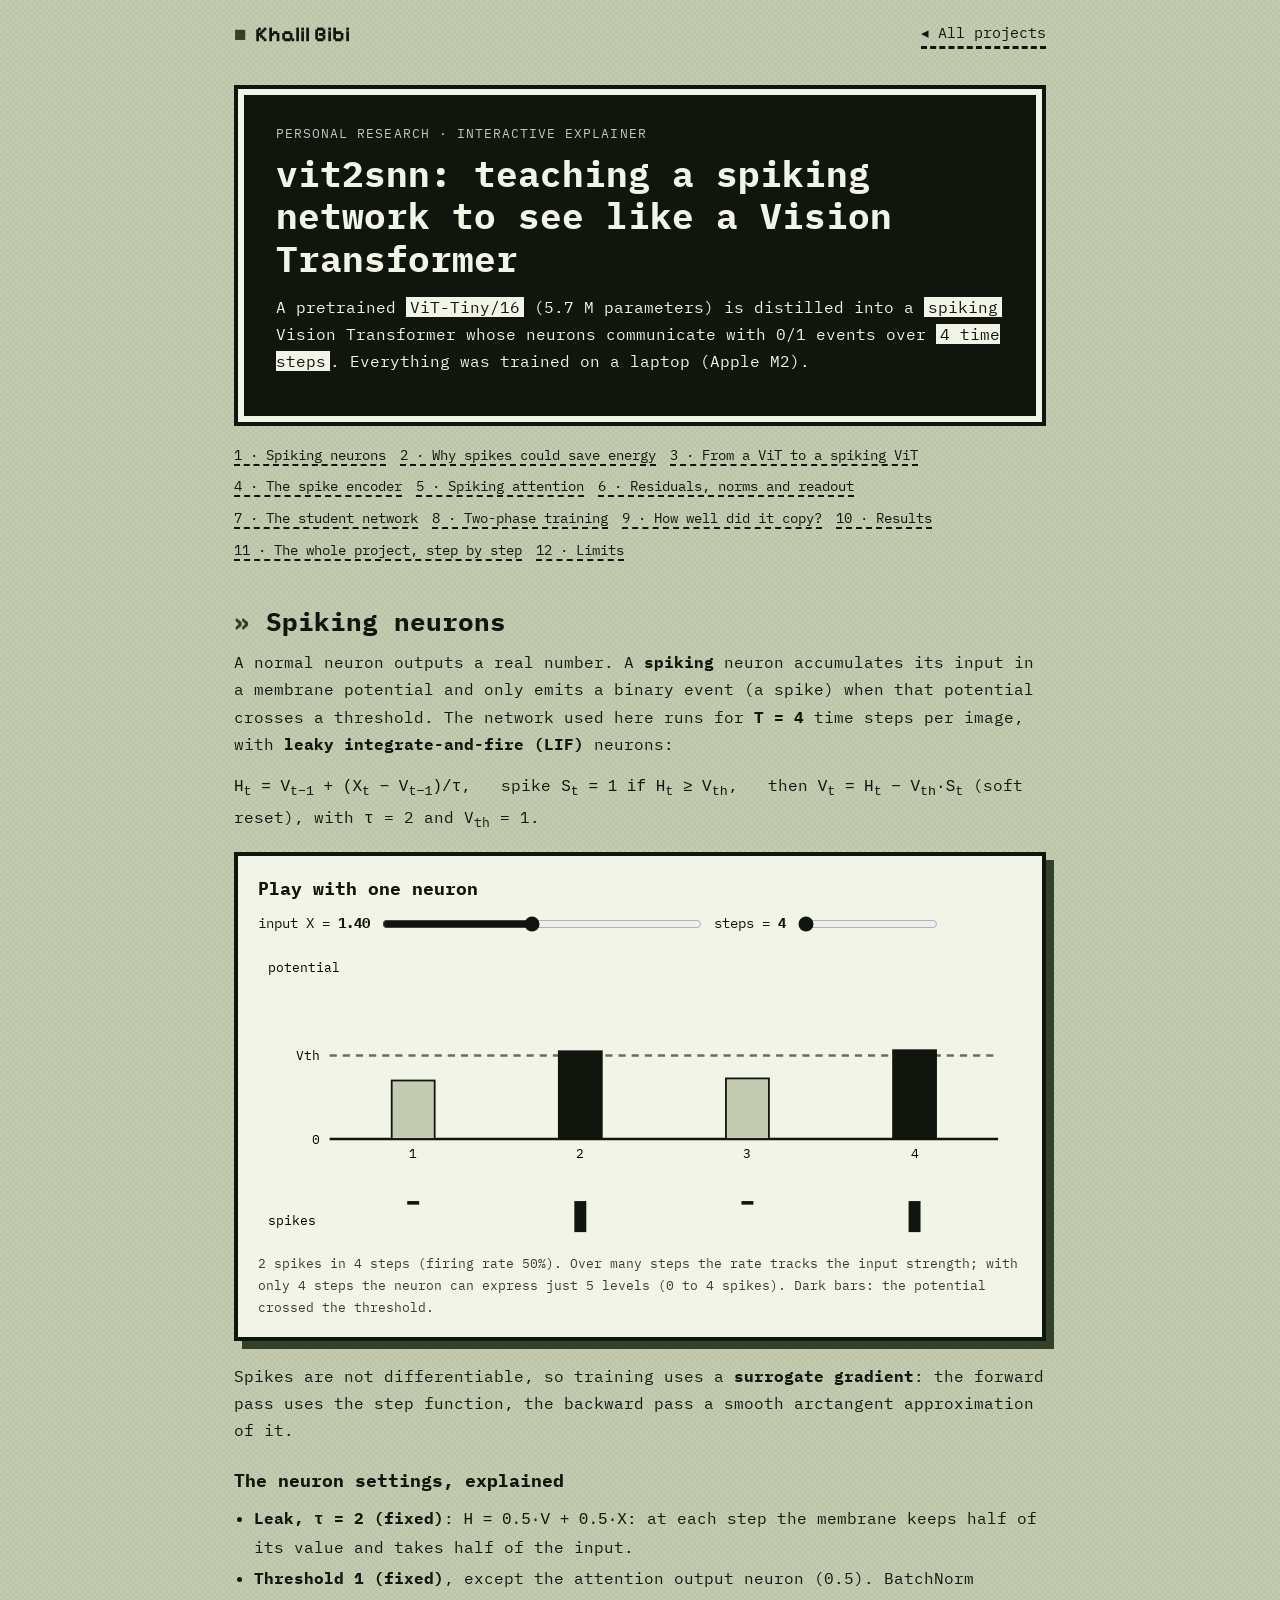
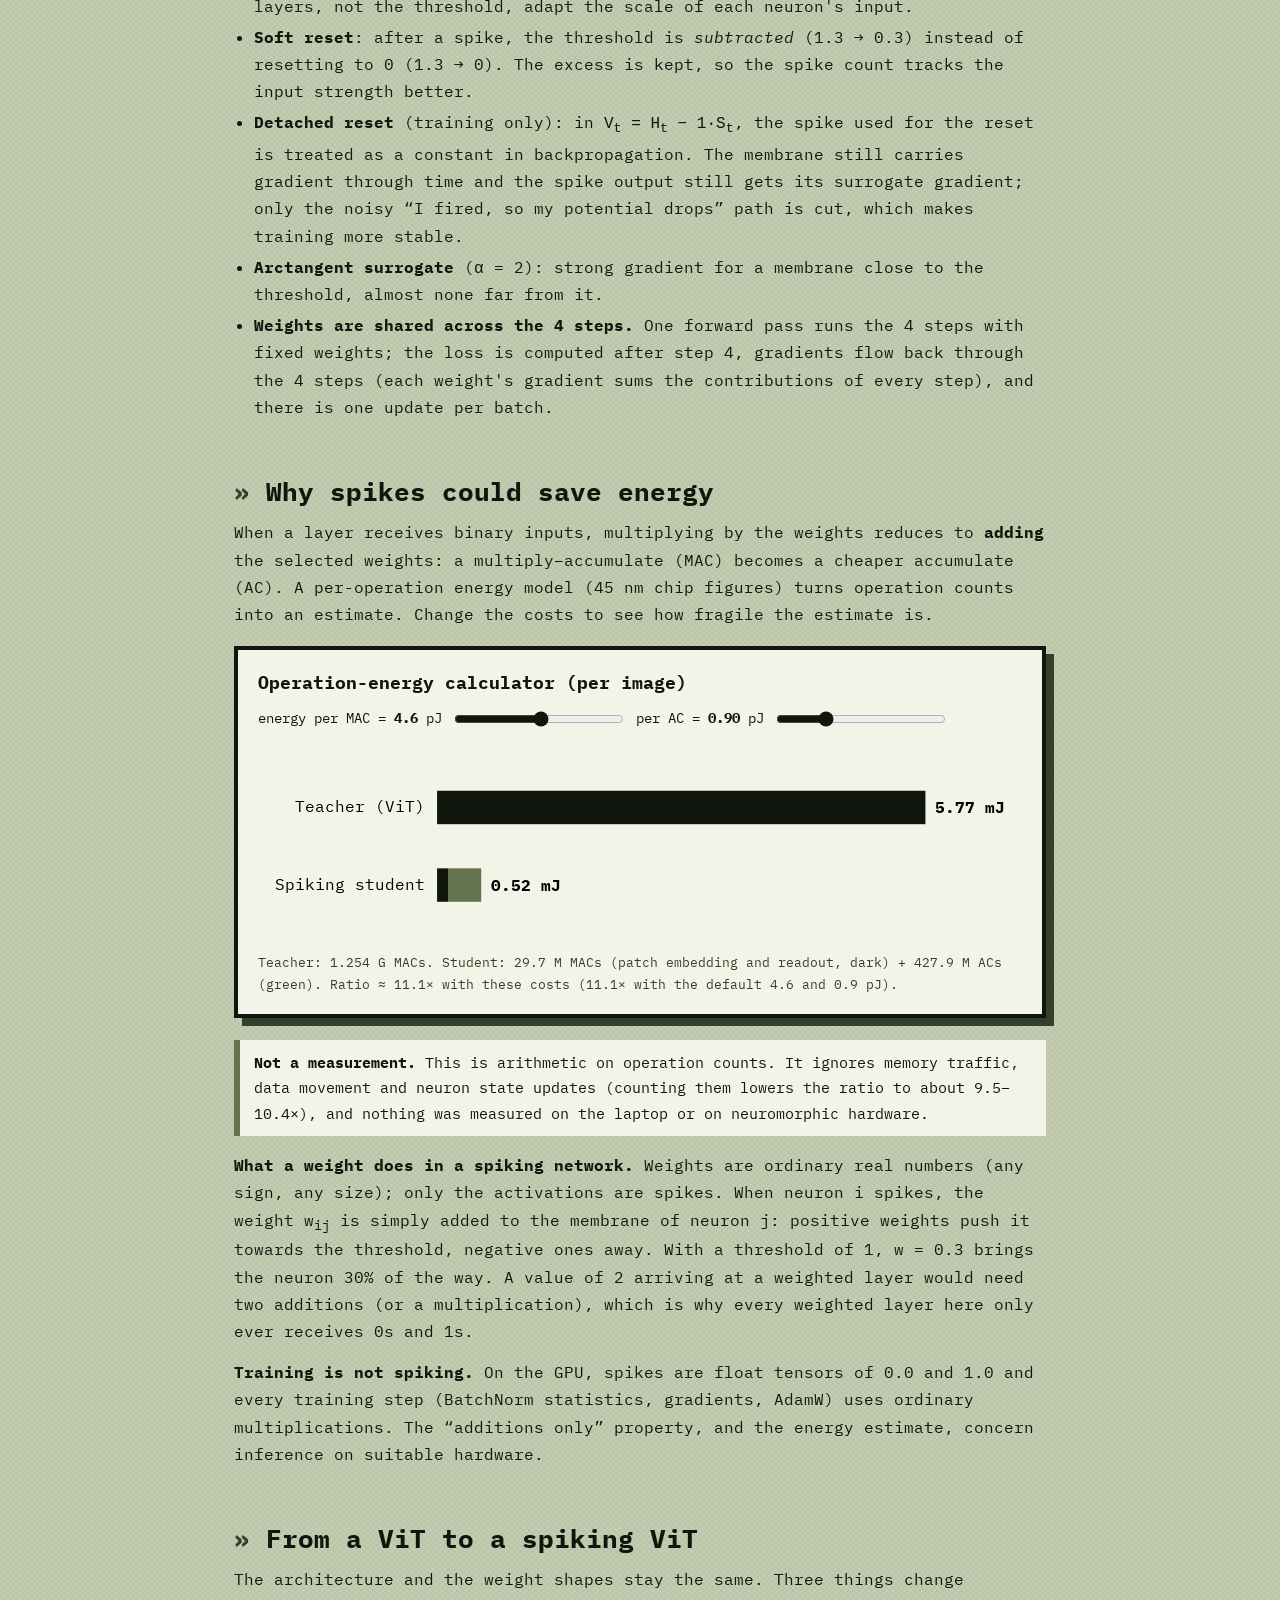
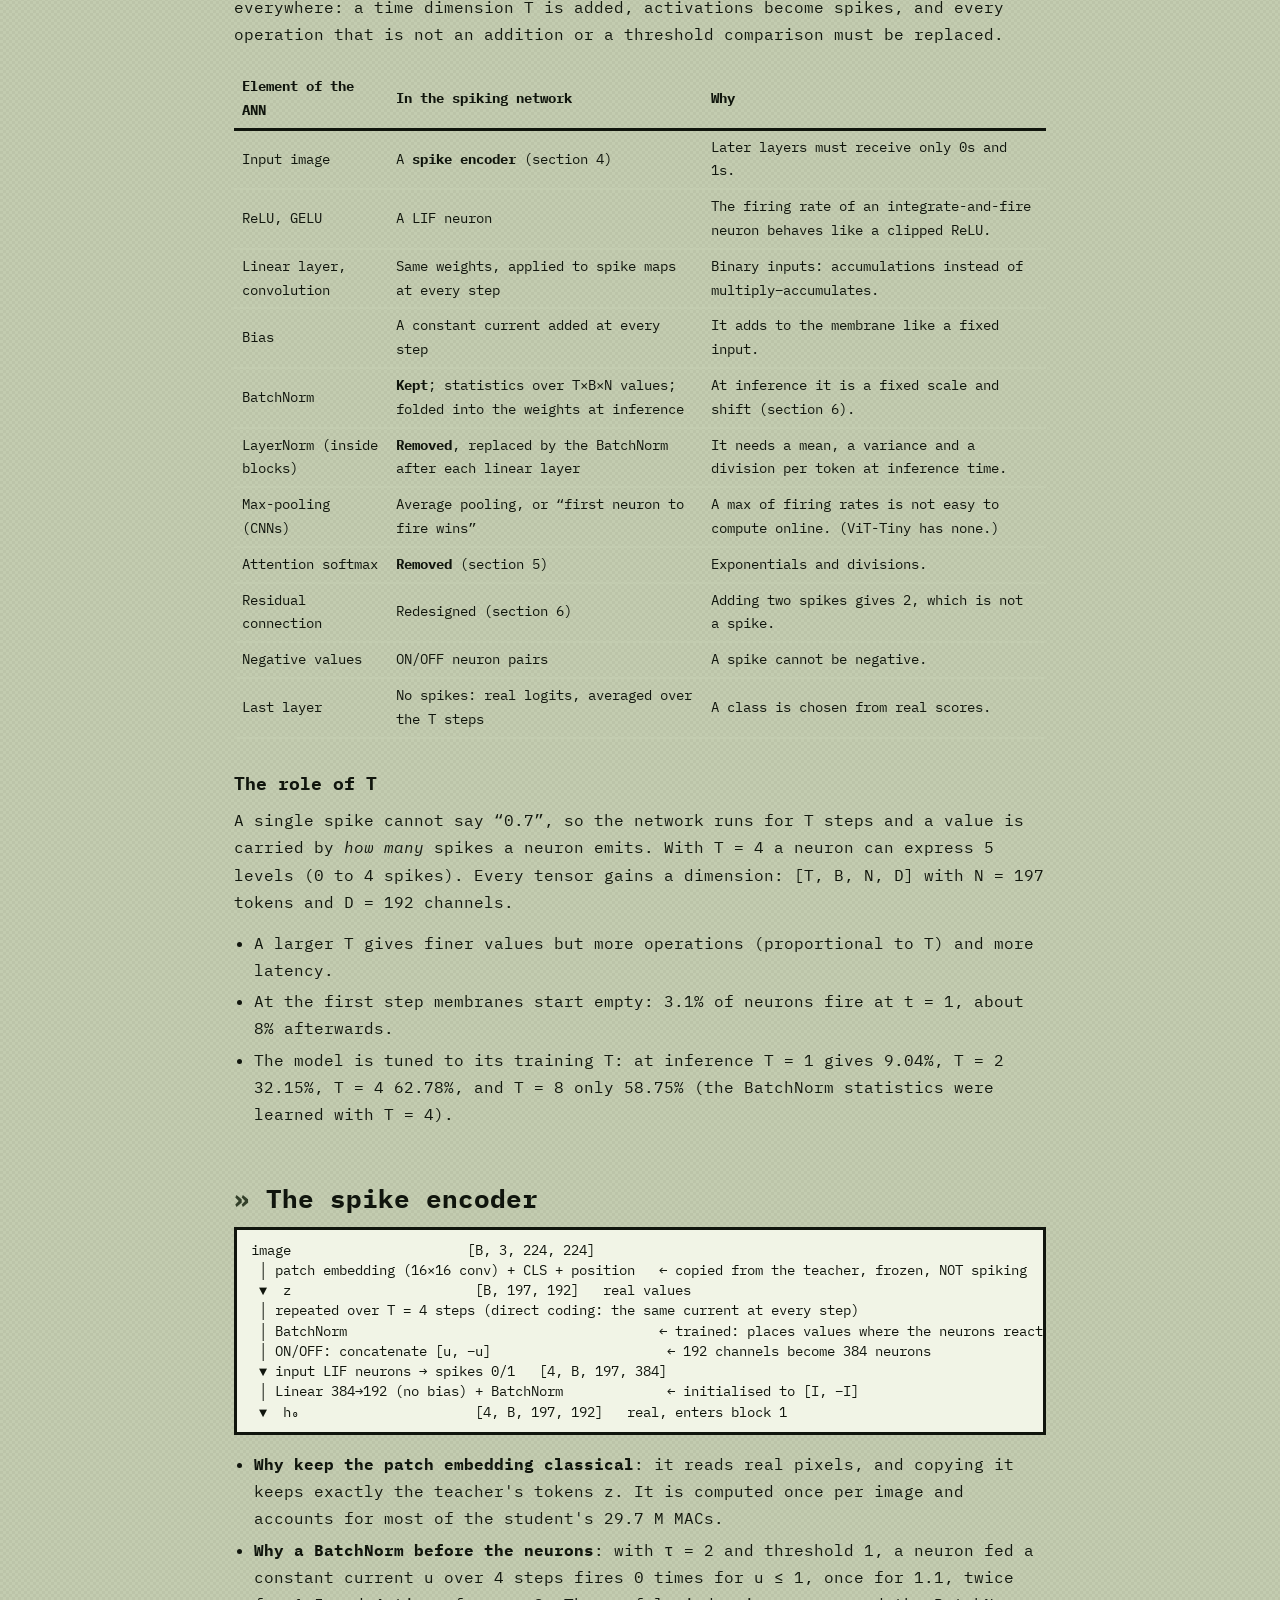
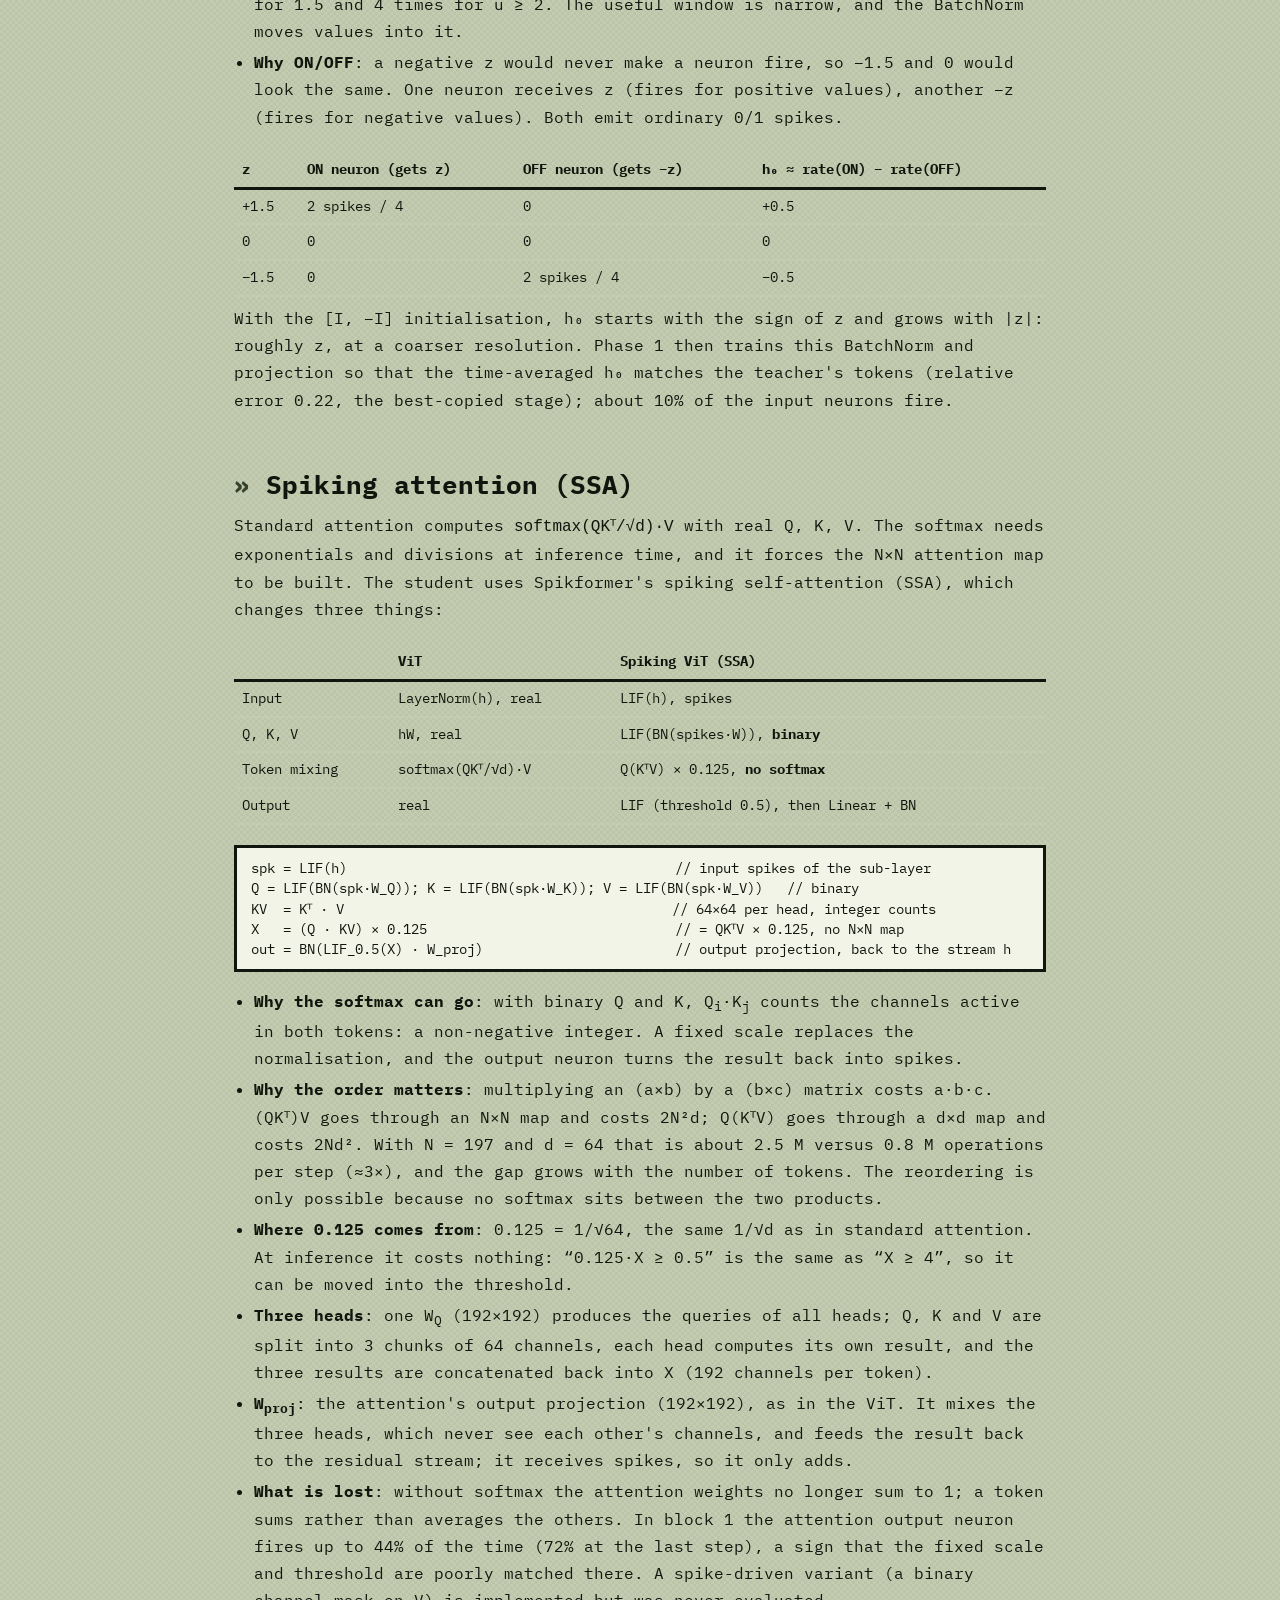
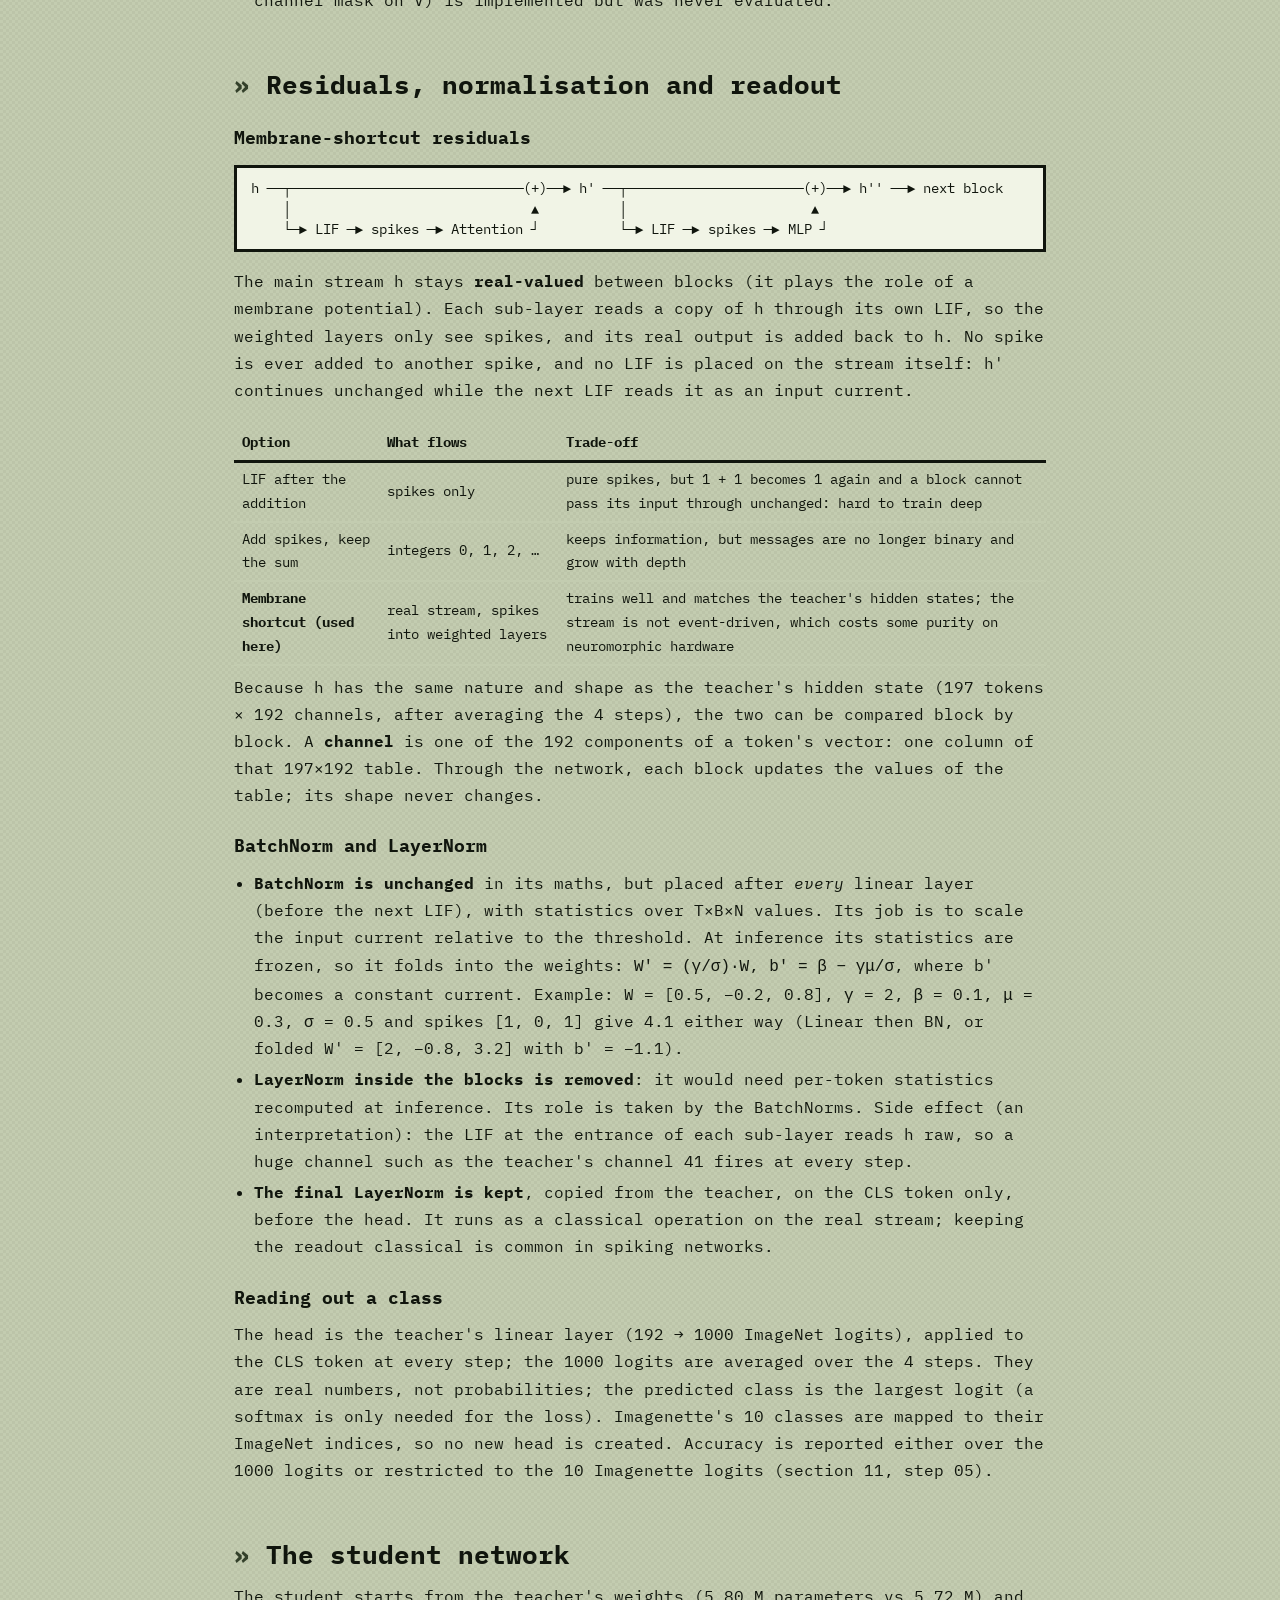
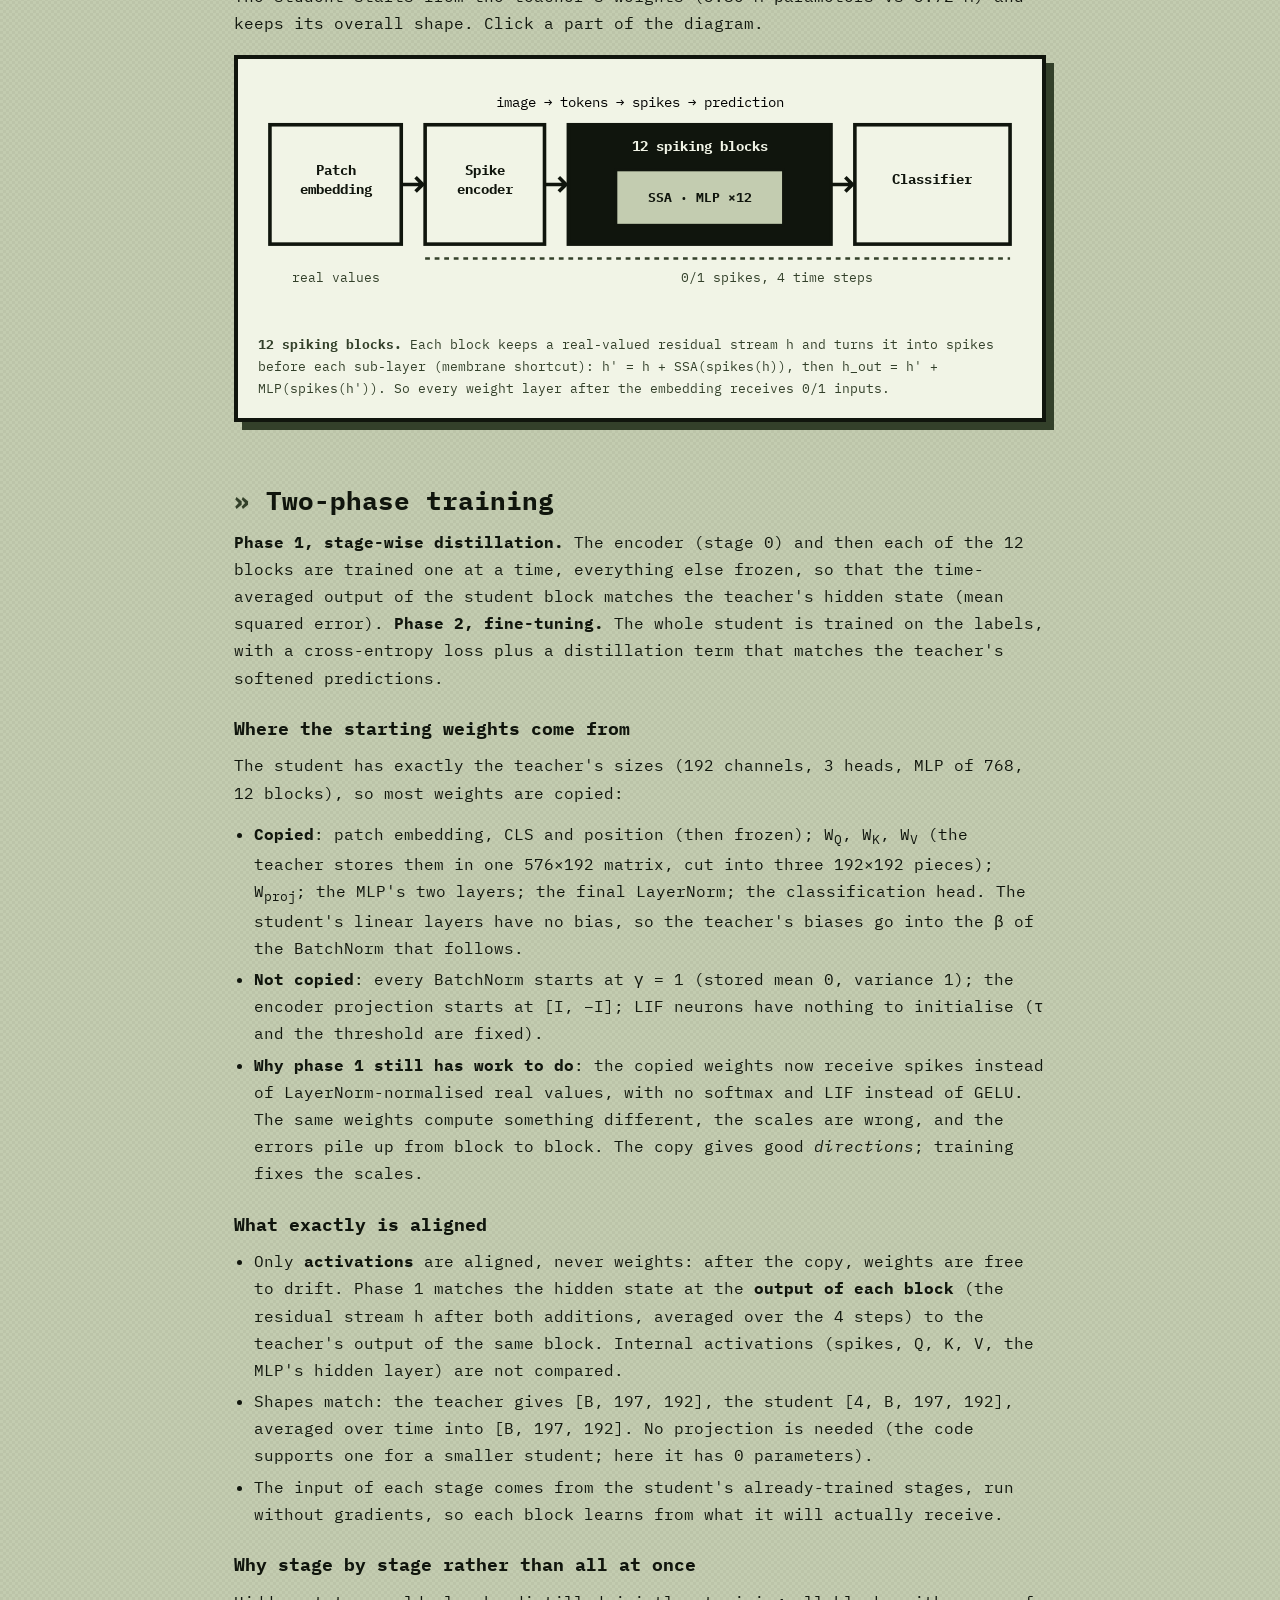
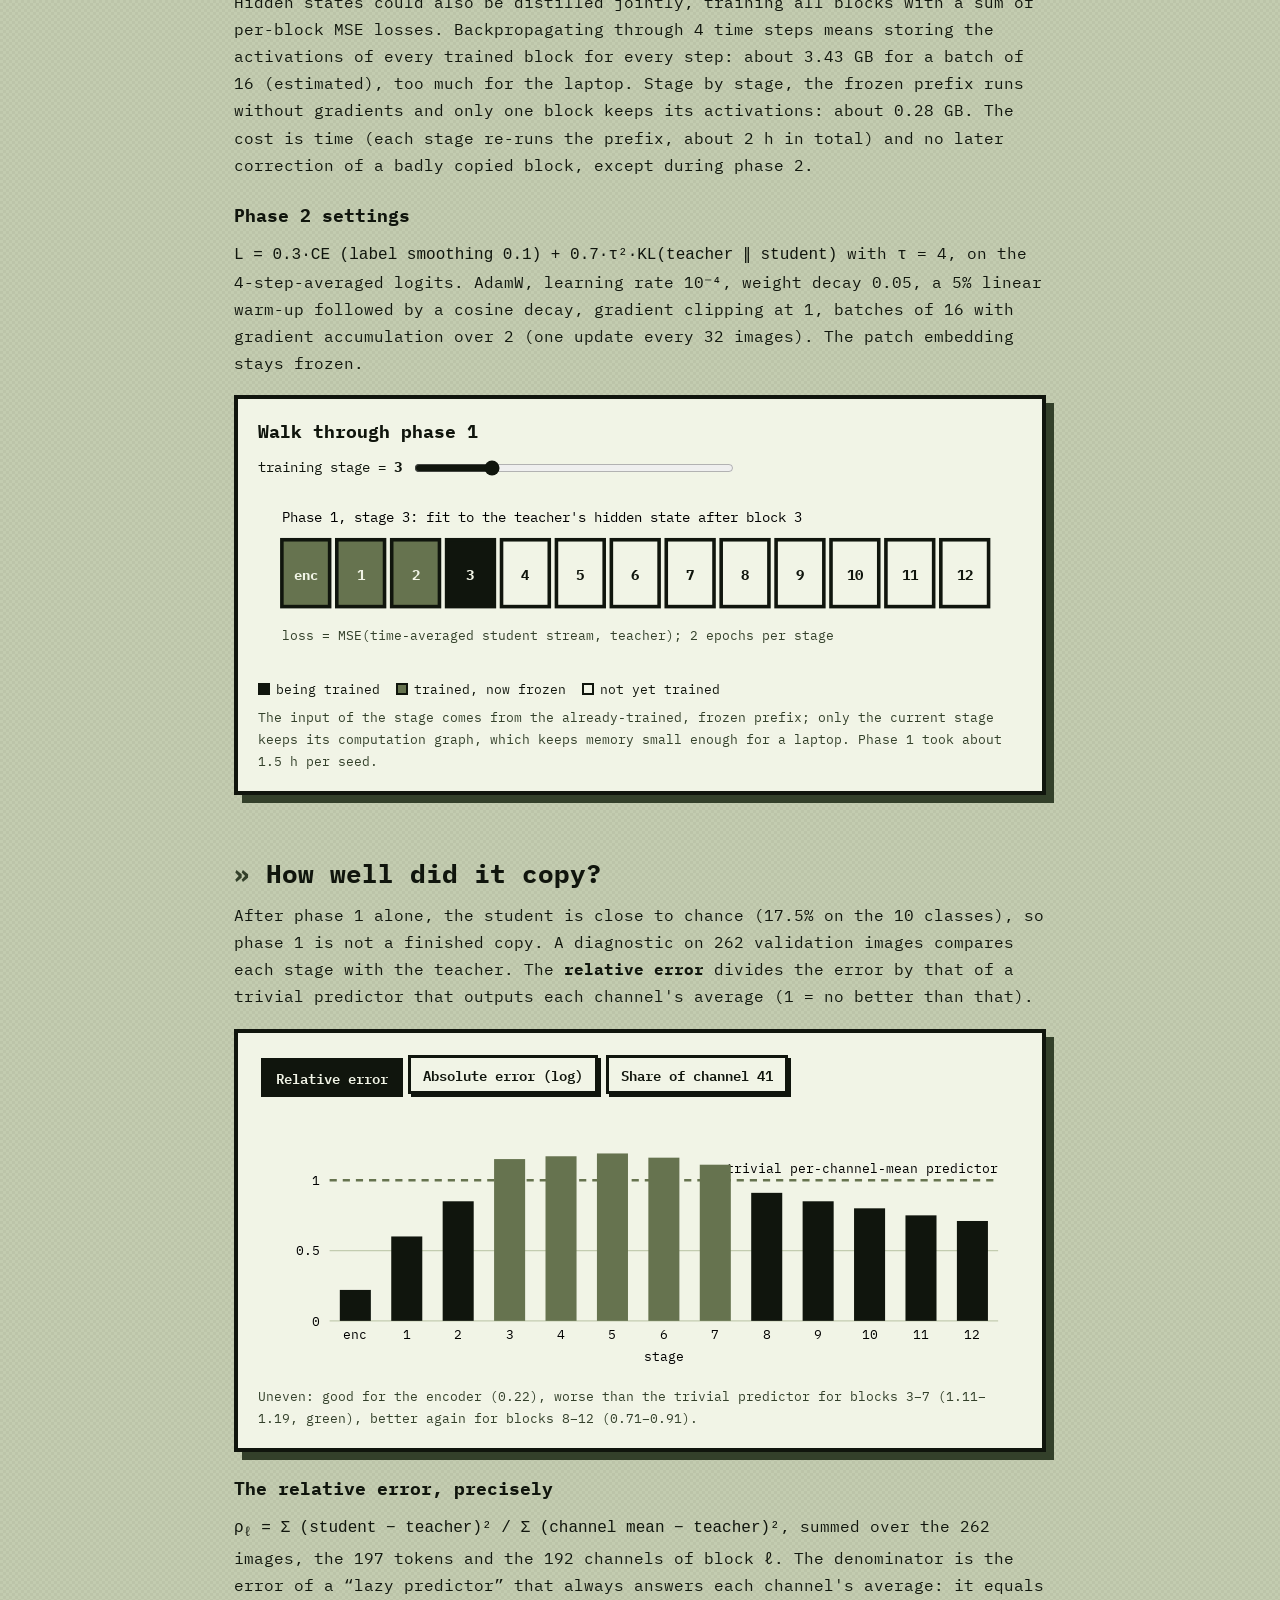
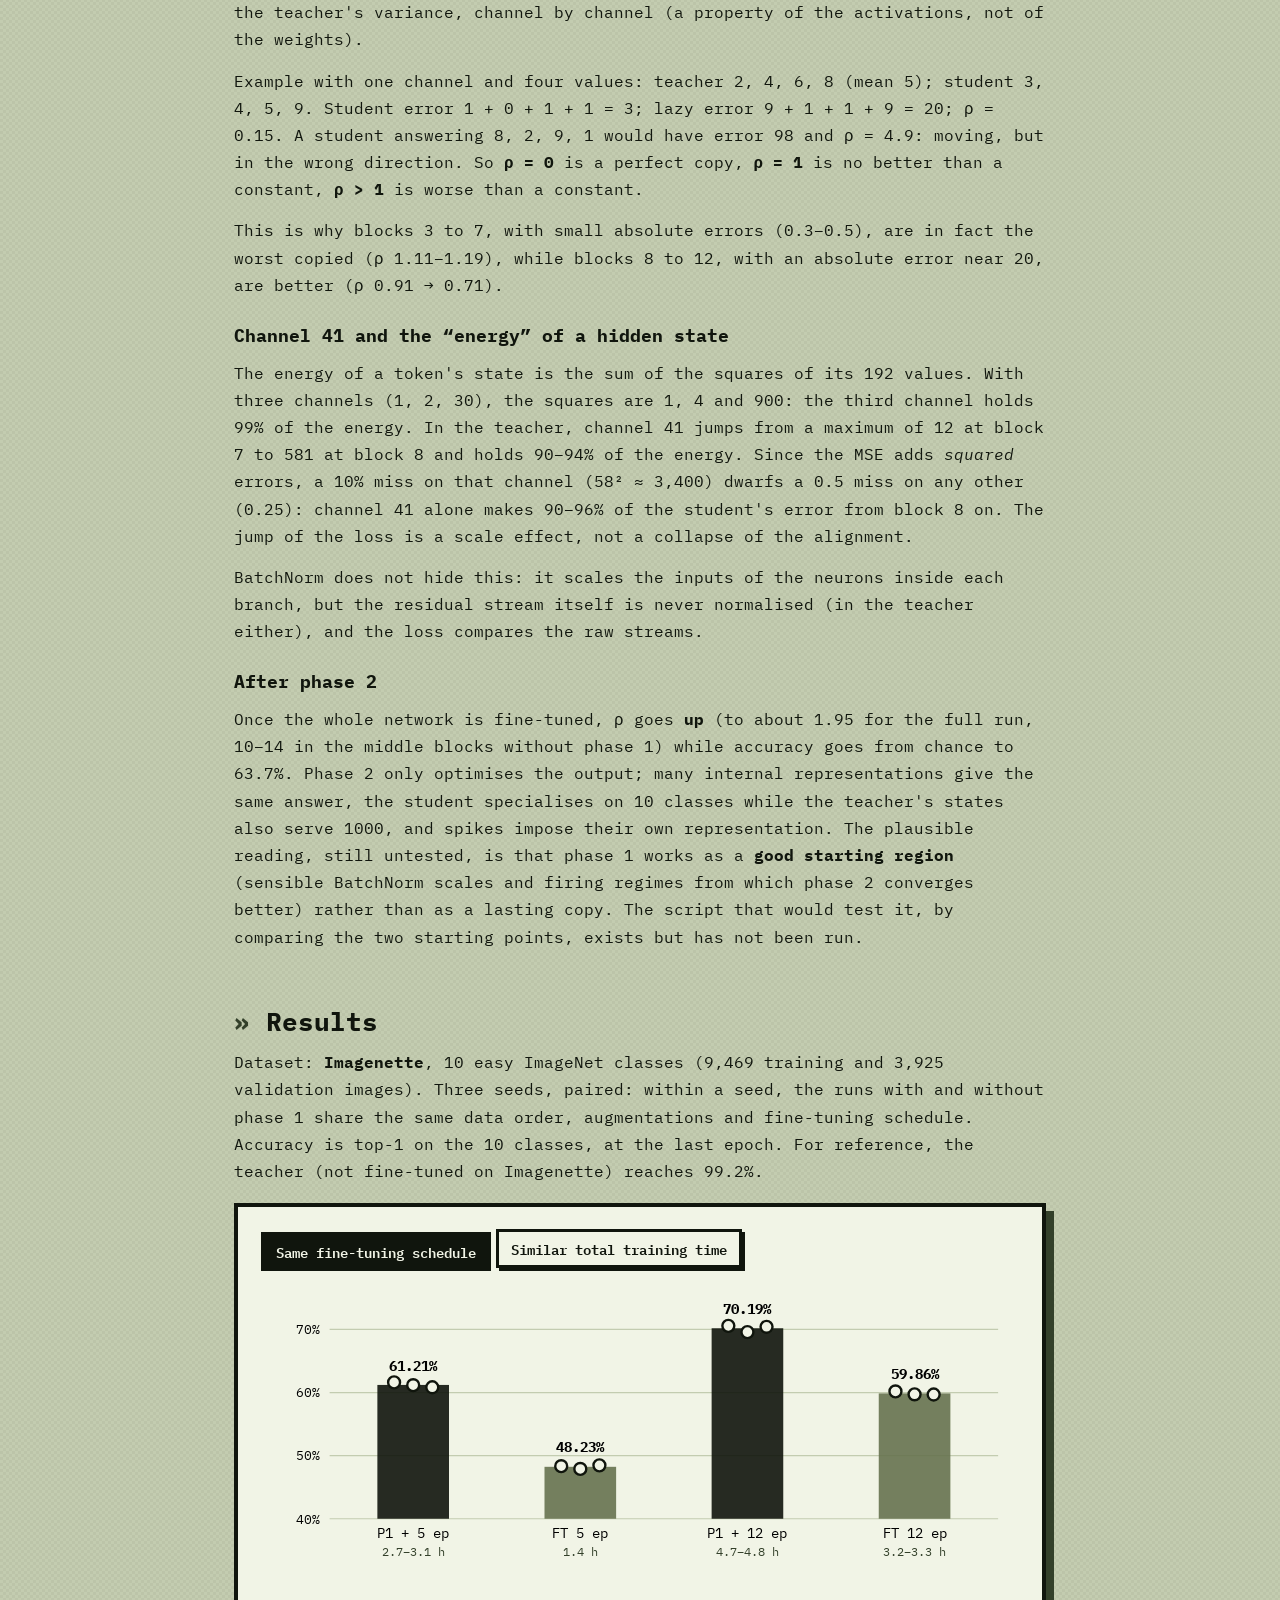
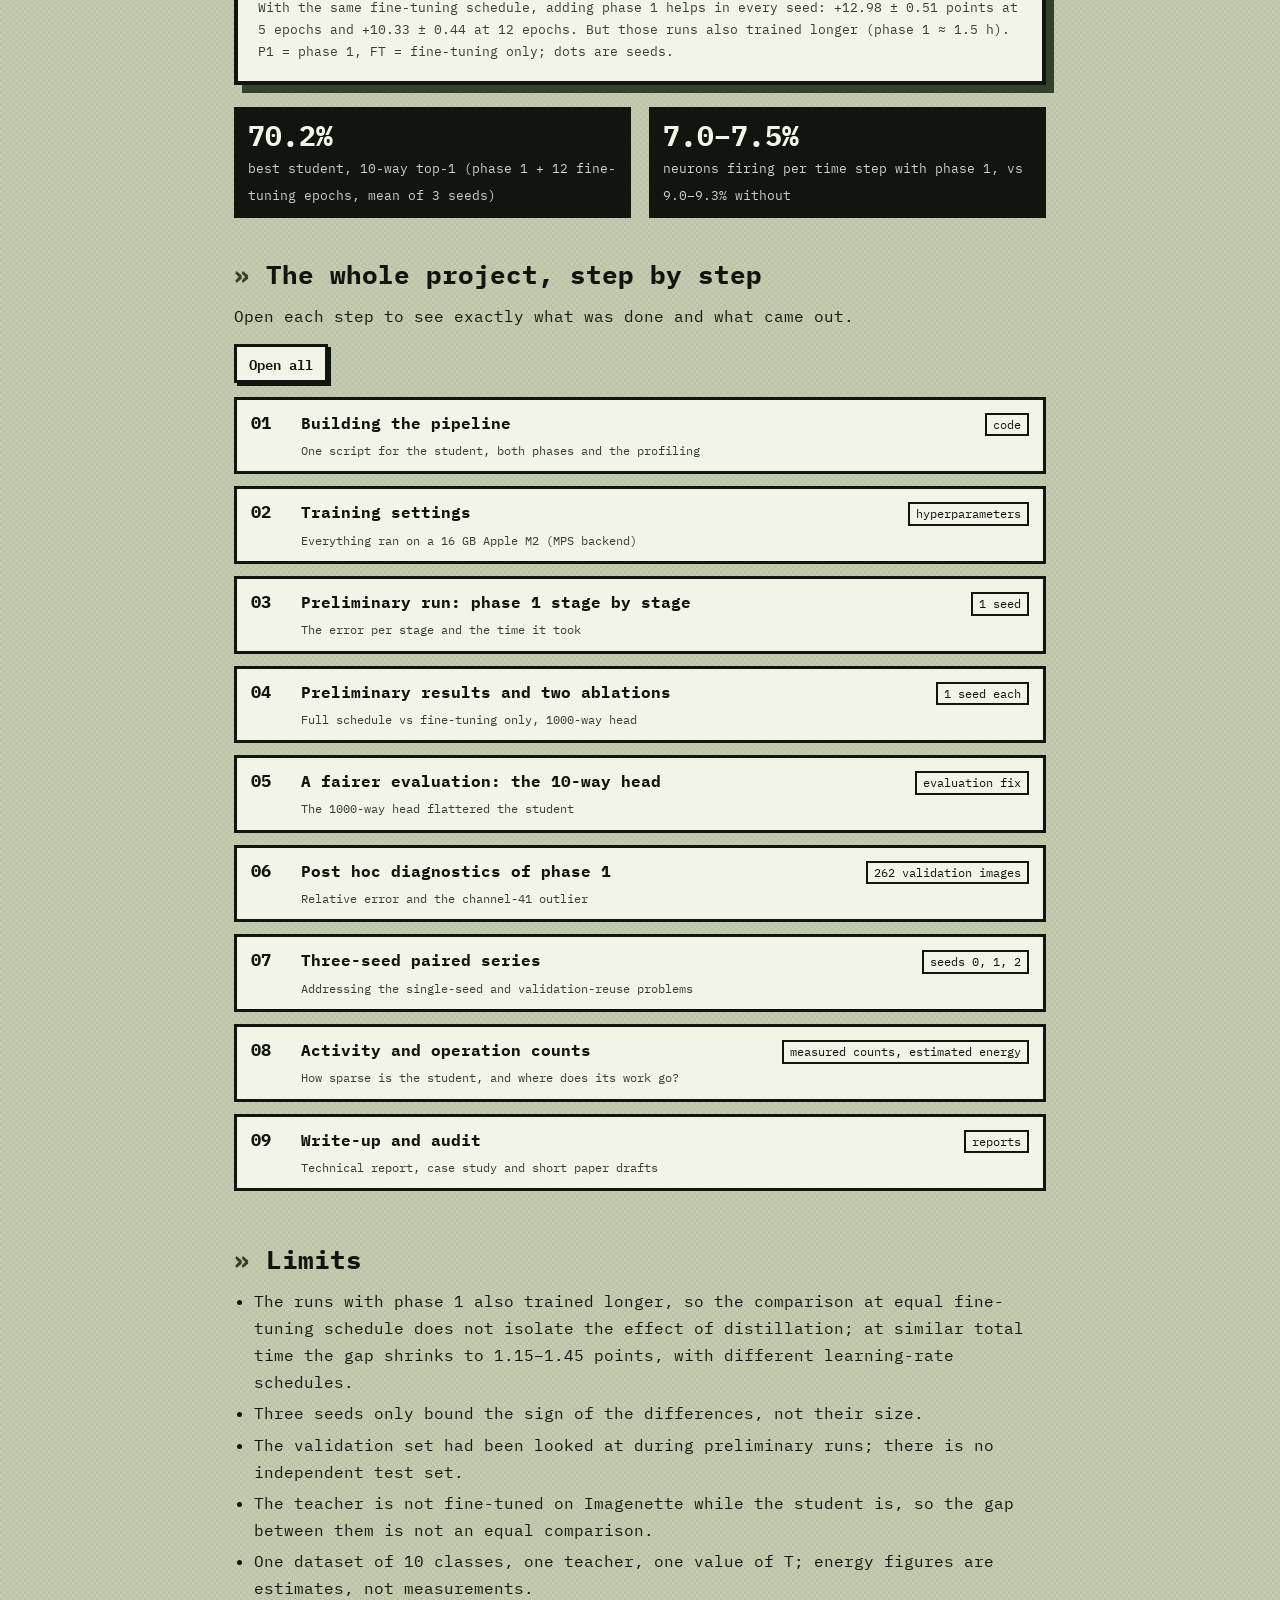
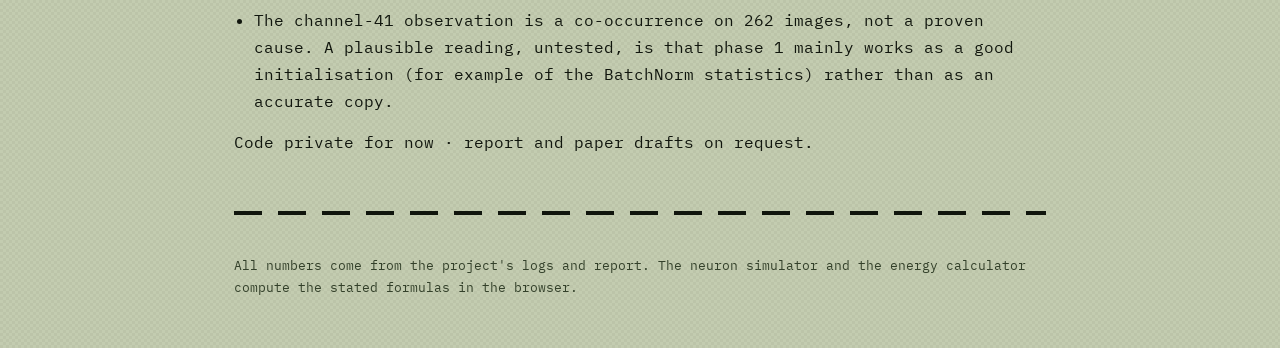
<file: research/vit2snn.html>
<!doctype html>
<html lang="en">
<head>
<meta charset="utf-8">
<meta name="viewport" content="width=device-width, initial-scale=1">
<title>vit2snn — Khalil Bibi</title>
<meta name="description" content="Interactive explainer: distilling a Vision Transformer (ViT-Tiny) into a spiking Vision Transformer with 4 time steps, trained on a laptop.">
<link rel="preconnect" href="https://fonts.googleapis.com">
<link rel="preconnect" href="https://fonts.gstatic.com" crossorigin>
<link href="https://fonts.googleapis.com/css2?family=Pixelify+Sans:wght@400;600;700&family=IBM+Plex+Mono:wght@400;600;700&display=swap" rel="stylesheet">
<link rel="stylesheet" href="research.css">
</head>
<body>
<nav><div class="wrap"><a class="logo" href="../index.html">Khalil Bibi</a><a class="back" href="../index.html#projects">◂ All projects</a></div></nav>

<header class="hero"><div class="wrap">
  <div class="dialog">
    <p class="kicker">Personal research · interactive explainer</p>
    <h1>vit2snn: teaching a spiking network to see like a Vision Transformer</h1>
    <p>A pretrained <strong>ViT-Tiny/16</strong> (5.7 M parameters) is distilled into a <strong>spiking</strong> Vision Transformer whose neurons communicate with 0/1 events over <strong>4 time steps</strong>. Everything was trained on a laptop (Apple M2).</p>
  </div>
  <ul class="toc">
    <li><a href="#spikes">1 · Spiking neurons</a></li>
    <li><a href="#energy">2 · Why spikes could save energy</a></li>
    <li><a href="#convert">3 · From a ViT to a spiking ViT</a></li>
    <li><a href="#encoder">4 · The spike encoder</a></li>
    <li><a href="#ssa">5 · Spiking attention</a></li>
    <li><a href="#residual">6 · Residuals, norms and readout</a></li>
    <li><a href="#arch">7 · The student network</a></li>
    <li><a href="#training">8 · Two-phase training</a></li>
    <li><a href="#align">9 · How well did it copy?</a></li>
    <li><a href="#results">10 · Results</a></li>
    <li><a href="#journey">11 · The whole project, step by step</a></li>
    <li><a href="#limits">12 · Limits</a></li>
  </ul>
</div></header>

<main class="wrap">

<section id="spikes">
  <h2>Spiking neurons</h2>
  <p>A normal neuron outputs a real number. A <b>spiking</b> neuron accumulates its input in a membrane potential and only emits a binary event (a spike) when that potential crosses a threshold. The network used here runs for <b>T = 4</b> time steps per image, with <b>leaky integrate-and-fire (LIF)</b> neurons:</p>
  <p><code>H<sub>t</sub> = V<sub>t−1</sub> + (X<sub>t</sub> − V<sub>t−1</sub>)/τ</code>, &nbsp; spike <code>S<sub>t</sub> = 1 if H<sub>t</sub> ≥ V<sub>th</sub></code>, &nbsp; then <code>V<sub>t</sub> = H<sub>t</sub> − V<sub>th</sub>·S<sub>t</sub></code> (soft reset), with τ = 2 and V<sub>th</sub> = 1.</p>
  <div class="panel">
    <h3>Play with one neuron</h3>
    <div class="controls">
      <label for="xIn">input X = <output id="xOut"></output></label><input id="xIn" type="range" min="0" max="3" step="0.05" value="1.4">
      <label for="tIn">steps = <output id="tOut"></output></label><input id="tIn" type="range" min="4" max="16" step="1" value="4" style="width:140px">
    </div>
    <svg class="fig" id="figLIF" viewBox="0 0 640 250" role="img" aria-label="Membrane potential and spikes of one LIF neuron over time"></svg>
    <p class="hint" id="lifText"></p>
  </div>
  <p>Spikes are not differentiable, so training uses a <b>surrogate gradient</b>: the forward pass uses the step function, the backward pass a smooth arctangent approximation of it.</p>
  <h3>The neuron settings, explained</h3>
  <ul class="list">
    <li><b>Leak, τ = 2 (fixed)</b>: <code>H = 0.5·V + 0.5·X</code>: at each step the membrane keeps half of its value and takes half of the input.</li>
    <li><b>Threshold 1 (fixed)</b>, except the attention output neuron (0.5). BatchNorm layers, not the threshold, adapt the scale of each neuron's input.</li>
    <li><b>Soft reset</b>: after a spike, the threshold is <em>subtracted</em> (1.3 → 0.3) instead of resetting to 0 (1.3 → 0). The excess is kept, so the spike count tracks the input strength better.</li>
    <li><b>Detached reset</b> (training only): in <code>V<sub>t</sub> = H<sub>t</sub> − 1·S<sub>t</sub></code>, the spike used for the reset is treated as a constant in backpropagation. The membrane still carries gradient through time and the spike output still gets its surrogate gradient; only the noisy “I fired, so my potential drops” path is cut, which makes training more stable.</li>
    <li><b>Arctangent surrogate</b> (α = 2): strong gradient for a membrane close to the threshold, almost none far from it.</li>
    <li><b>Weights are shared across the 4 steps.</b> One forward pass runs the 4 steps with fixed weights; the loss is computed after step 4, gradients flow back through the 4 steps (each weight's gradient sums the contributions of every step), and there is one update per batch.</li>
  </ul>
</section>

<section id="energy">
  <h2>Why spikes could save energy</h2>
  <p>When a layer receives binary inputs, multiplying by the weights reduces to <b>adding</b> the selected weights: a multiply–accumulate (MAC) becomes a cheaper accumulate (AC). A per-operation energy model (45 nm chip figures) turns operation counts into an estimate. Change the costs to see how fragile the estimate is.</p>
  <div class="panel">
    <h3>Operation-energy calculator (per image)</h3>
    <div class="controls">
      <label for="macIn">energy per MAC = <output id="macOut"></output> pJ</label><input id="macIn" type="range" min="1" max="8" step="0.1" value="4.6" style="width:170px">
      <label for="acIn">per AC = <output id="acOut"></output> pJ</label><input id="acIn" type="range" min="0.1" max="3" step="0.05" value="0.9" style="width:170px">
    </div>
    <svg class="fig" id="figE" viewBox="0 0 640 170" role="img" aria-label="Estimated operation energy of the teacher and the spiking student"></svg>
    <p class="hint" id="eText"></p>
  </div>
  <div class="note warn"><b>Not a measurement.</b> This is arithmetic on operation counts. It ignores memory traffic, data movement and neuron state updates (counting them lowers the ratio to about 9.5–10.4×), and nothing was measured on the laptop or on neuromorphic hardware.</div>
  <p><b>What a weight does in a spiking network.</b> Weights are ordinary real numbers (any sign, any size); only the activations are spikes. When neuron i spikes, the weight w<sub>ij</sub> is simply added to the membrane of neuron j: positive weights push it towards the threshold, negative ones away. With a threshold of 1, w = 0.3 brings the neuron 30% of the way. A value of 2 arriving at a weighted layer would need two additions (or a multiplication), which is why every weighted layer here only ever receives 0s and 1s.</p>
  <p><b>Training is not spiking.</b> On the GPU, spikes are float tensors of 0.0 and 1.0 and every training step (BatchNorm statistics, gradients, AdamW) uses ordinary multiplications. The “additions only” property, and the energy estimate, concern inference on suitable hardware.</p>
</section>

<section id="convert">
  <h2>From a ViT to a spiking ViT</h2>
  <p>The architecture and the weight shapes stay the same. Three things change everywhere: a time dimension T is added, activations become spikes, and every operation that is not an addition or a threshold comparison must be replaced.</p>
  <div class="scroll"><table class="data">
    <thead><tr><th>Element of the ANN</th><th>In the spiking network</th><th>Why</th></tr></thead>
    <tbody>
      <tr><td>Input image</td><td>A <b>spike encoder</b> (section 4)</td><td>Later layers must receive only 0s and 1s.</td></tr>
      <tr><td>ReLU, GELU</td><td>A LIF neuron</td><td>The firing rate of an integrate-and-fire neuron behaves like a clipped ReLU.</td></tr>
      <tr><td>Linear layer, convolution</td><td>Same weights, applied to spike maps at every step</td><td>Binary inputs: accumulations instead of multiply–accumulates.</td></tr>
      <tr><td>Bias</td><td>A constant current added at every step</td><td>It adds to the membrane like a fixed input.</td></tr>
      <tr><td>BatchNorm</td><td><b>Kept</b>; statistics over T×B×N values; folded into the weights at inference</td><td>At inference it is a fixed scale and shift (section 6).</td></tr>
      <tr><td>LayerNorm (inside blocks)</td><td><b>Removed</b>, replaced by the BatchNorm after each linear layer</td><td>It needs a mean, a variance and a division per token at inference time.</td></tr>
      <tr><td>Max-pooling (CNNs)</td><td>Average pooling, or “first neuron to fire wins”</td><td>A max of firing rates is not easy to compute online. (ViT-Tiny has none.)</td></tr>
      <tr><td>Attention softmax</td><td><b>Removed</b> (section 5)</td><td>Exponentials and divisions.</td></tr>
      <tr><td>Residual connection</td><td>Redesigned (section 6)</td><td>Adding two spikes gives 2, which is not a spike.</td></tr>
      <tr><td>Negative values</td><td>ON/OFF neuron pairs</td><td>A spike cannot be negative.</td></tr>
      <tr><td>Last layer</td><td>No spikes: real logits, averaged over the T steps</td><td>A class is chosen from real scores.</td></tr>
    </tbody>
  </table></div>
  <h3>The role of T</h3>
  <p>A single spike cannot say “0.7”, so the network runs for T steps and a value is carried by <em>how many</em> spikes a neuron emits. With T = 4 a neuron can express 5 levels (0 to 4 spikes). Every tensor gains a dimension: [T, B, N, D] with N = 197 tokens and D = 192 channels.</p>
  <ul class="list">
    <li>A larger T gives finer values but more operations (proportional to T) and more latency.</li>
    <li>At the first step membranes start empty: 3.1% of neurons fire at t = 1, about 8% afterwards.</li>
    <li>The model is tuned to its training T: at inference T = 1 gives 9.04%, T = 2 32.15%, T = 4 62.78%, and T = 8 only 58.75% (the BatchNorm statistics were learned with T = 4).</li>
  </ul>
</section>

<section id="encoder">
  <h2>The spike encoder</h2>
<pre class="code">image                      [B, 3, 224, 224]
 │ patch embedding (16×16 conv) + CLS + position   ← copied from the teacher, frozen, NOT spiking
 ▼  z                       [B, 197, 192]   real values
 │ repeated over T = 4 steps (direct coding: the same current at every step)
 │ BatchNorm                                       ← trained: places values where the neurons react
 │ ON/OFF: concatenate [u, −u]                      ← 192 channels become 384 neurons
 ▼ input LIF neurons → spikes 0/1   [4, B, 197, 384]
 │ Linear 384→192 (no bias) + BatchNorm             ← initialised to [I, −I]
 ▼  h₀                      [4, B, 197, 192]   real, enters block 1</pre>
  <ul class="list">
    <li><b>Why keep the patch embedding classical</b>: it reads real pixels, and copying it keeps exactly the teacher's tokens z. It is computed once per image and accounts for most of the student's 29.7 M MACs.</li>
    <li><b>Why a BatchNorm before the neurons</b>: with τ = 2 and threshold 1, a neuron fed a constant current u over 4 steps fires 0 times for u ≤ 1, once for 1.1, twice for 1.5 and 4 times for u ≥ 2. The useful window is narrow, and the BatchNorm moves values into it.</li>
    <li><b>Why ON/OFF</b>: a negative z would never make a neuron fire, so −1.5 and 0 would look the same. One neuron receives z (fires for positive values), another −z (fires for negative values). Both emit ordinary 0/1 spikes.</li>
  </ul>
  <div class="scroll"><table class="data">
    <thead><tr><th>z</th><th>ON neuron (gets z)</th><th>OFF neuron (gets −z)</th><th>h₀ ≈ rate(ON) − rate(OFF)</th></tr></thead>
    <tbody>
      <tr><td>+1.5</td><td>2 spikes / 4</td><td>0</td><td>+0.5</td></tr>
      <tr><td>0</td><td>0</td><td>0</td><td>0</td></tr>
      <tr><td>−1.5</td><td>0</td><td>2 spikes / 4</td><td>−0.5</td></tr>
    </tbody>
  </table></div>
  <p>With the [I, −I] initialisation, h₀ starts with the sign of z and grows with |z|: roughly z, at a coarser resolution. Phase 1 then trains this BatchNorm and projection so that the time-averaged h₀ matches the teacher's tokens (relative error 0.22, the best-copied stage); about 10% of the input neurons fire.</p>
</section>

<section id="ssa">
  <h2>Spiking attention (SSA)</h2>
  <p>Standard attention computes <code>softmax(QKᵀ/√d)·V</code> with real Q, K, V. The softmax needs exponentials and divisions at inference time, and it forces the N×N attention map to be built. The student uses Spikformer's spiking self-attention (SSA), which changes three things:</p>
  <div class="scroll"><table class="data">
    <thead><tr><th></th><th>ViT</th><th>Spiking ViT (SSA)</th></tr></thead>
    <tbody>
      <tr><td>Input</td><td>LayerNorm(h), real</td><td>LIF(h), spikes</td></tr>
      <tr><td>Q, K, V</td><td>hW, real</td><td>LIF(BN(spikes·W)), <b>binary</b></td></tr>
      <tr><td>Token mixing</td><td>softmax(QKᵀ/√d)·V</td><td>Q(KᵀV) × 0.125, <b>no softmax</b></td></tr>
      <tr><td>Output</td><td>real</td><td>LIF (threshold 0.5), then Linear + BN</td></tr>
    </tbody>
  </table></div>
<pre class="code">spk = LIF(h)                                         // input spikes of the sub-layer
Q = LIF(BN(spk·W_Q)); K = LIF(BN(spk·W_K)); V = LIF(BN(spk·W_V))   // binary
KV  = Kᵀ · V                                         // 64×64 per head, integer counts
X   = (Q · KV) × 0.125                               // = QKᵀV × 0.125, no N×N map
out = BN(LIF_0.5(X) · W_proj)                        // output projection, back to the stream h</pre>
  <ul class="list">
    <li><b>Why the softmax can go</b>: with binary Q and K, Q<sub>i</sub>·K<sub>j</sub> counts the channels active in both tokens: a non-negative integer. A fixed scale replaces the normalisation, and the output neuron turns the result back into spikes.</li>
    <li><b>Why the order matters</b>: multiplying an (a×b) by a (b×c) matrix costs a·b·c. (QKᵀ)V goes through an N×N map and costs 2N²d; Q(KᵀV) goes through a d×d map and costs 2Nd². With N = 197 and d = 64 that is about 2.5 M versus 0.8 M operations per step (≈3×), and the gap grows with the number of tokens. The reordering is only possible because no softmax sits between the two products.</li>
    <li><b>Where 0.125 comes from</b>: 0.125 = 1/√64, the same 1/√d as in standard attention. At inference it costs nothing: “0.125·X ≥ 0.5” is the same as “X ≥ 4”, so it can be moved into the threshold.</li>
    <li><b>Three heads</b>: one W<sub>Q</sub> (192×192) produces the queries of all heads; Q, K and V are split into 3 chunks of 64 channels, each head computes its own result, and the three results are concatenated back into X (192 channels per token).</li>
    <li><b>W<sub>proj</sub></b>: the attention's output projection (192×192), as in the ViT. It mixes the three heads, which never see each other's channels, and feeds the result back to the residual stream; it receives spikes, so it only adds.</li>
    <li><b>What is lost</b>: without softmax the attention weights no longer sum to 1; a token sums rather than averages the others. In block 1 the attention output neuron fires up to 44% of the time (72% at the last step), a sign that the fixed scale and threshold are poorly matched there. A spike-driven variant (a binary channel mask on V) is implemented but was never evaluated.</li>
  </ul>
</section>

<section id="residual">
  <h2>Residuals, normalisation and readout</h2>
  <h3>Membrane-shortcut residuals</h3>
<pre class="code">h ──┬─────────────────────────────(+)──► h' ──┬──────────────────────(+)──► h'' ──► next block
    │                              ▲          │                       ▲
    └─► LIF ─► spikes ─► Attention ┘          └─► LIF ─► spikes ─► MLP ┘</pre>
  <p>The main stream h stays <b>real-valued</b> between blocks (it plays the role of a membrane potential). Each sub-layer reads a copy of h through its own LIF, so the weighted layers only see spikes, and its real output is added back to h. No spike is ever added to another spike, and no LIF is placed on the stream itself: h' continues unchanged while the next LIF reads it as an input current.</p>
  <div class="scroll"><table class="data">
    <thead><tr><th>Option</th><th>What flows</th><th>Trade-off</th></tr></thead>
    <tbody>
      <tr><td>LIF after the addition</td><td>spikes only</td><td>pure spikes, but 1 + 1 becomes 1 again and a block cannot pass its input through unchanged: hard to train deep</td></tr>
      <tr><td>Add spikes, keep the sum</td><td>integers 0, 1, 2, …</td><td>keeps information, but messages are no longer binary and grow with depth</td></tr>
      <tr><td><b>Membrane shortcut (used here)</b></td><td>real stream, spikes into weighted layers</td><td>trains well and matches the teacher's hidden states; the stream is not event-driven, which costs some purity on neuromorphic hardware</td></tr>
    </tbody>
  </table></div>
  <p>Because h has the same nature and shape as the teacher's hidden state (197 tokens × 192 channels, after averaging the 4 steps), the two can be compared block by block. A <b>channel</b> is one of the 192 components of a token's vector: one column of that 197×192 table. Through the network, each block updates the values of the table; its shape never changes.</p>
  <h3>BatchNorm and LayerNorm</h3>
  <ul class="list">
    <li><b>BatchNorm is unchanged</b> in its maths, but placed after <em>every</em> linear layer (before the next LIF), with statistics over T×B×N values. Its job is to scale the input current relative to the threshold. At inference its statistics are frozen, so it folds into the weights: <code>W' = (γ/σ)·W</code>, <code>b' = β − γμ/σ</code>, where b' becomes a constant current. Example: W = [0.5, −0.2, 0.8], γ = 2, β = 0.1, μ = 0.3, σ = 0.5 and spikes [1, 0, 1] give 4.1 either way (Linear then BN, or folded W' = [2, −0.8, 3.2] with b' = −1.1).</li>
    <li><b>LayerNorm inside the blocks is removed</b>: it would need per-token statistics recomputed at inference. Its role is taken by the BatchNorms. Side effect (an interpretation): the LIF at the entrance of each sub-layer reads h raw, so a huge channel such as the teacher's channel 41 fires at every step.</li>
    <li><b>The final LayerNorm is kept</b>, copied from the teacher, on the CLS token only, before the head. It runs as a classical operation on the real stream; keeping the readout classical is common in spiking networks.</li>
  </ul>
  <h3>Reading out a class</h3>
  <p>The head is the teacher's linear layer (192 → 1000 ImageNet logits), applied to the CLS token at every step; the 1000 logits are averaged over the 4 steps. They are real numbers, not probabilities; the predicted class is the largest logit (a softmax is only needed for the loss). Imagenette's 10 classes are mapped to their ImageNet indices, so no new head is created. Accuracy is reported either over the 1000 logits or restricted to the 10 Imagenette logits (section 11, step 05).</p>
</section>

<section id="arch">
  <h2>The student network</h2>
  <p>The student starts from the teacher's weights (5.80 M parameters vs 5.72 M) and keeps its overall shape. Click a part of the diagram.</p>
  <div class="panel">
    <svg class="fig" id="figArch" viewBox="0 0 640 210" role="img" aria-label="Architecture of the spiking student, clickable"></svg>
    <p id="archText" class="hint"></p>
  </div>
</section>

<section id="training">
  <h2>Two-phase training</h2>
  <p><b>Phase 1, stage-wise distillation.</b> The encoder (stage 0) and then each of the 12 blocks are trained one at a time, everything else frozen, so that the time-averaged output of the student block matches the teacher's hidden state (mean squared error). <b>Phase 2, fine-tuning.</b> The whole student is trained on the labels, with a cross-entropy loss plus a distillation term that matches the teacher's softened predictions.</p>
  <h3>Where the starting weights come from</h3>
  <p>The student has exactly the teacher's sizes (192 channels, 3 heads, MLP of 768, 12 blocks), so most weights are copied:</p>
  <ul class="list">
    <li><b>Copied</b>: patch embedding, CLS and position (then frozen); W<sub>Q</sub>, W<sub>K</sub>, W<sub>V</sub> (the teacher stores them in one 576×192 matrix, cut into three 192×192 pieces); W<sub>proj</sub>; the MLP's two layers; the final LayerNorm; the classification head. The student's linear layers have no bias, so the teacher's biases go into the β of the BatchNorm that follows.</li>
    <li><b>Not copied</b>: every BatchNorm starts at γ = 1 (stored mean 0, variance 1); the encoder projection starts at [I, −I]; LIF neurons have nothing to initialise (τ and the threshold are fixed).</li>
    <li><b>Why phase 1 still has work to do</b>: the copied weights now receive spikes instead of LayerNorm-normalised real values, with no softmax and LIF instead of GELU. The same weights compute something different, the scales are wrong, and the errors pile up from block to block. The copy gives good <em>directions</em>; training fixes the scales.</li>
  </ul>
  <h3>What exactly is aligned</h3>
  <ul class="list">
    <li>Only <b>activations</b> are aligned, never weights: after the copy, weights are free to drift. Phase 1 matches the hidden state at the <b>output of each block</b> (the residual stream h after both additions, averaged over the 4 steps) to the teacher's output of the same block. Internal activations (spikes, Q, K, V, the MLP's hidden layer) are not compared.</li>
    <li>Shapes match: the teacher gives [B, 197, 192], the student [4, B, 197, 192], averaged over time into [B, 197, 192]. No projection is needed (the code supports one for a smaller student; here it has 0 parameters).</li>
    <li>The input of each stage comes from the student's already-trained stages, run without gradients, so each block learns from what it will actually receive.</li>
  </ul>
  <h3>Why stage by stage rather than all at once</h3>
  <p>Hidden states could also be distilled jointly, training all blocks with a sum of per-block MSE losses. Backpropagating through 4 time steps means storing the activations of every trained block for every step: about 3.43 GB for a batch of 16 (estimated), too much for the laptop. Stage by stage, the frozen prefix runs without gradients and only one block keeps its activations: about 0.28 GB. The cost is time (each stage re-runs the prefix, about 2 h in total) and no later correction of a badly copied block, except during phase 2.</p>
  <h3>Phase 2 settings</h3>
  <p><code>L = 0.3·CE (label smoothing 0.1) + 0.7·τ²·KL(teacher ‖ student)</code> with τ = 4, on the 4-step-averaged logits. AdamW, learning rate 10⁻⁴, weight decay 0.05, a 5% linear warm-up followed by a cosine decay, gradient clipping at 1, batches of 16 with gradient accumulation over 2 (one update every 32 images). The patch embedding stays frozen.</p>
  <div class="panel">
    <h3>Walk through phase 1</h3>
    <div class="controls">
      <label for="stIn">training stage = <output id="stOut"></output></label><input id="stIn" type="range" min="0" max="13" step="1" value="3">
    </div>
    <svg class="fig" id="figStage" viewBox="0 0 640 150" role="img" aria-label="Which stage is trained, frozen or not yet trained"></svg>
    <div class="legend"><span><i style="background:#10150d"></i>being trained</span><span><i style="background:#66734f"></i>trained, now frozen</span><span><i style="background:#f1f4e6"></i>not yet trained</span></div>
    <p class="hint" id="stText"></p>
  </div>
</section>

<section id="align">
  <h2>How well did it copy?</h2>
  <p>After phase 1 alone, the student is close to chance (17.5% on the 10 classes), so phase 1 is not a finished copy. A diagnostic on 262 validation images compares each stage with the teacher. The <b>relative error</b> divides the error by that of a trivial predictor that outputs each channel's average (1 = no better than that).</p>
  <div class="panel">
    <div class="controls"><span class="seg" role="group" aria-label="Alignment measure">
      <button type="button" data-m="rho" aria-pressed="true">Relative error</button>
      <button type="button" data-m="mse" aria-pressed="false">Absolute error (log)</button>
      <button type="button" data-m="ch" aria-pressed="false">Share of channel 41</button>
    </span></div>
    <svg class="fig" id="figAlign" viewBox="0 0 640 230" role="img" aria-label="Alignment of each stage with the teacher after phase 1"></svg>
    <p class="hint" id="alignText"></p>
  </div>
  <h3>The relative error, precisely</h3>
  <p><code>ρ<sub>ℓ</sub> = Σ (student − teacher)² / Σ (channel mean − teacher)²</code>, summed over the 262 images, the 197 tokens and the 192 channels of block ℓ. The denominator is the error of a “lazy predictor” that always answers each channel's average: it equals the teacher's variance, channel by channel (a property of the activations, not of the weights).</p>
  <p>Example with one channel and four values: teacher 2, 4, 6, 8 (mean 5); student 3, 4, 5, 9. Student error 1 + 0 + 1 + 1 = 3; lazy error 9 + 1 + 1 + 9 = 20; ρ = 0.15. A student answering 8, 2, 9, 1 would have error 98 and ρ = 4.9: moving, but in the wrong direction. So <b>ρ = 0</b> is a perfect copy, <b>ρ = 1</b> is no better than a constant, <b>ρ &gt; 1</b> is worse than a constant.</p>
  <p>This is why blocks 3 to 7, with small absolute errors (0.3–0.5), are in fact the worst copied (ρ 1.11–1.19), while blocks 8 to 12, with an absolute error near 20, are better (ρ 0.91 → 0.71).</p>
  <h3>Channel 41 and the “energy” of a hidden state</h3>
  <p>The energy of a token's state is the sum of the squares of its 192 values. With three channels (1, 2, 30), the squares are 1, 4 and 900: the third channel holds 99% of the energy. In the teacher, channel 41 jumps from a maximum of 12 at block 7 to 581 at block 8 and holds 90–94% of the energy. Since the MSE adds <em>squared</em> errors, a 10% miss on that channel (58² ≈ 3,400) dwarfs a 0.5 miss on any other (0.25): channel 41 alone makes 90–96% of the student's error from block 8 on. The jump of the loss is a scale effect, not a collapse of the alignment.</p>
  <p>BatchNorm does not hide this: it scales the inputs of the neurons inside each branch, but the residual stream itself is never normalised (in the teacher either), and the loss compares the raw streams.</p>
  <h3>After phase 2</h3>
  <p>Once the whole network is fine-tuned, ρ goes <b>up</b> (to about 1.95 for the full run, 10–14 in the middle blocks without phase 1) while accuracy goes from chance to 63.7%. Phase 2 only optimises the output; many internal representations give the same answer, the student specialises on 10 classes while the teacher's states also serve 1000, and spikes impose their own representation. The plausible reading, still untested, is that phase 1 works as a <b>good starting region</b> (sensible BatchNorm scales and firing regimes from which phase 2 converges better) rather than as a lasting copy. The script that would test it, by comparing the two starting points, exists but has not been run.</p>
</section>

<section id="results">
  <h2>Results</h2>
  <p>Dataset: <b>Imagenette</b>, 10 easy ImageNet classes (9,469 training and 3,925 validation images). Three seeds, paired: within a seed, the runs with and without phase 1 share the same data order, augmentations and fine-tuning schedule. Accuracy is top-1 on the 10 classes, at the last epoch. For reference, the teacher (not fine-tuned on Imagenette) reaches 99.2%.</p>
  <div class="panel">
    <div class="controls"><span class="seg" role="group" aria-label="Comparison">
      <button type="button" data-cmp="same" aria-pressed="true">Same fine-tuning schedule</button>
      <button type="button" data-cmp="time" aria-pressed="false">Similar total training time</button>
    </span></div>
    <svg class="fig" id="figRes" viewBox="0 0 640 260" role="img" aria-label="Top-1 accuracy per seed for each training arm"></svg>
    <p class="hint" id="resText"></p>
  </div>
  <div class="two">
    <div class="stat"><b>70.2%</b><span>best student, 10-way top-1 (phase 1 + 12 fine-tuning epochs, mean of 3 seeds)</span></div>
    <div class="stat"><b>7.0–7.5%</b><span>neurons firing per time step with phase 1, vs 9.0–9.3% without</span></div>
  </div>
</section>

<section id="journey">
  <h2>The whole project, step by step</h2>
  <p>Open each step to see exactly what was done and what came out.</p>
  <p><button type="button" class="btn" data-toggle-all>Open all</button></p>

  <details class="study">
    <summary><span class="n">01</span><span class="t">Building the pipeline</span><span class="badge">code</span><span class="s">One script for the student, both phases and the profiling</span></summary>
    <div class="study-body"><dl>
      <dt>What</dt><dd>A single PyTorch script (<code>vit2snn_distill.py</code>) builds the spiking student from the timm teacher <code>vit_tiny_patch16_224.augreg_in21k_ft_in1k</code>, runs phase 1 and phase 2, and profiles firing rates and operations with forward hooks. Two attention variants are implemented: Spikformer's SSA (used everywhere) and a spike-driven variant, implemented but never run.</dd>
      <dt>Neurons</dt><dd>Multi-step LIF, τ = 2, threshold 1, soft reset, arctangent surrogate gradient (α = 2); the attention output neuron has threshold 0.5 and a fixed scale 0.125.</dd>
      <dt>Check</dt><dd>A 15-second smoke test on random images, without downloading weights, runs the whole pipeline end to end.</dd>
    </dl></div>
  </details>

  <details class="study">
    <summary><span class="n">02</span><span class="t">Training settings</span><span class="badge">hyperparameters</span><span class="s">Everything ran on a 16 GB Apple M2 (MPS backend)</span></summary>
    <div class="study-body">
      <div class="scroll"><table class="data">
        <tbody>
          <tr><td>Data</td><td>Imagenette (320 px), 224×224 crops; labels mapped to their ImageNet-1k indices</td></tr>
          <tr><td>Batch</td><td>16, gradient accumulation 2 (effective 32)</td></tr>
          <tr><td>Optimiser</td><td>AdamW, cosine schedule with 5% warm-up, weight decay 0.05, gradient clipping 1.0</td></tr>
          <tr><td>Phase 1</td><td>2 epochs per stage (13 stages), learning rate 10⁻³, MSE on hidden states</td></tr>
          <tr><td>Phase 2</td><td>5 or 12 epochs, learning rate 10⁻⁴, 0.3 × cross-entropy (label smoothing 0.1) + 0.7 × τ²·KL with τ = 4, backpropagation through the 4 steps</td></tr>
          <tr><td>Software</td><td>Python 3.9.6, PyTorch 2.8.0, timm 1.0.30</td></tr>
          <tr><td>Memory (measured)</td><td>about 1.2 GiB peak in phase 1 and 4.7 GiB in phase 2</td></tr>
        </tbody>
      </table></div>
    </div>
  </details>

  <details class="study">
    <summary><span class="n">03</span><span class="t">Preliminary run: phase 1 stage by stage</span><span class="badge">1 seed</span><span class="s">The error per stage and the time it took</span></summary>
    <div class="study-body">
      <p>Validation MSE between the student and the teacher after each stage, and wall-clock time per stage (2 epochs + validation). Time grows because each stage re-runs the frozen prefix. The run was interrupted during stage 6 and resumed from the stage-5 checkpoint.</p>
      <div class="scroll"><table class="data">
        <thead><tr><th>Stage</th><th class="num">0</th><th class="num">1</th><th class="num">2</th><th class="num">3</th><th class="num">4</th><th class="num">5</th><th class="num">6</th><th class="num">7</th><th class="num">8</th><th class="num">9</th><th class="num">10</th><th class="num">11</th><th class="num">12</th></tr></thead>
        <tbody>
          <tr><td>Val. MSE</td><td class="num">0.148</td><td class="num">0.349</td><td class="num">0.356</td><td class="num">0.318</td><td class="num">0.337</td><td class="num">0.313</td><td class="num">0.401</td><td class="num">0.480</td><td class="num">22.06</td><td class="num">21.01</td><td class="num">20.01</td><td class="num">19.10</td><td class="num">18.25</td></tr>
          <tr><td>Time (s)</td><td class="num">46</td><td class="num">171</td><td class="num">236</td><td class="num">308</td><td class="num">357</td><td class="num">417</td><td class="num">483</td><td class="num">537</td><td class="num">620</td><td class="num">692</td><td class="num">786</td><td class="num">891</td><td class="num">1721</td></tr>
        </tbody>
      </table></div>
      <p>Phase 1 took about 2 h in this run. After phase 1 alone the student is near chance: 0.64% on the 1000-way ImageNet head, 17.48% on the 10 classes.</p>
    </div>
  </details>

  <details class="study">
    <summary><span class="n">04</span><span class="t">Preliminary results and two ablations</span><span class="badge">1 seed each</span><span class="s">Full schedule vs fine-tuning only, 1000-way head</span></summary>
    <div class="study-body">
      <div class="scroll"><table class="data">
        <thead><tr><th>Model</th><th class="num">Time</th><th class="num">Top-1 (1000-way)</th><th class="num">Top-5</th><th class="num">Firing</th><th class="num">Est. energy</th></tr></thead>
        <tbody>
          <tr><td>Teacher ViT-Tiny (not fine-tuned)</td><td class="num">–</td><td class="num">79.11%</td><td class="num">95.49%</td><td class="num">–</td><td class="num">5.77 mJ</td></tr>
          <tr><td>Phase 1 + phase 2 (5 epochs)</td><td class="num">3.6 h</td><td class="num">63.67%</td><td class="num">93.48%</td><td class="num">7.1%</td><td class="num">0.52 mJ</td></tr>
          <tr><td>Phase 2 only, 5 epochs</td><td class="num">1.5 h</td><td class="num">48.23%</td><td class="num">90.22%</td><td class="num">9.1%</td><td class="num">0.75 mJ</td></tr>
          <tr><td>Phase 2 only, 12 epochs</td><td class="num">3.9 h</td><td class="num">59.72%</td><td class="num">91.77%</td><td class="num">9.1%</td><td class="num">0.77 mJ</td></tr>
        </tbody>
      </table></div>
      <p>At equal fine-tuning schedule the full pipeline is 15.4 points ahead; with matched total time (12 epochs without phase 1), the gap falls to 3.95 points. So most of the first gap came from training time. Here the validation set was used both to monitor and to report.</p>
    </div>
  </details>

  <details class="study">
    <summary><span class="n">05</span><span class="t">A fairer evaluation: the 10-way head</span><span class="badge">evaluation fix</span><span class="s">The 1000-way head flattered the student</span></summary>
    <div class="study-body"><p>The student is fine-tuned on the 10 Imagenette labels; the teacher is not. With the full 1000-way head, any teacher prediction among the 990 other ImageNet classes counts as an error, which shrinks the gap. Restricting both models' logits to the 10 Imagenette classes, the teacher reaches 99.16% and the gap grows from 15.4 to 35.5 points. From then on, accuracy is reported on the 10 classes.</p></div>
  </details>

  <details class="study">
    <summary><span class="n">06</span><span class="t">Post hoc diagnostics of phase 1</span><span class="badge">262 validation images</span><span class="s">Relative error and the channel-41 outlier</span></summary>
    <div class="study-body"><p>The phase-1 checkpoint was re-evaluated on a fixed subset of 262 validation images (every 15th image), recording teacher statistics. Absolute MSE is not comparable across stages when the scale of the targets changes, hence the relative error shown in section 9. From block 8 on, the teacher's channel 41 grows from a maximum of 12.0 at block 7 to 581.4 at block 8 (≈48×), carries over 90% of the hidden-state energy and 90–96% of the student's error. This is why the absolute loss jumps while the relative error does not. Whether the student cannot, or simply was not trained enough to, reproduce this channel was not tested; a per-layer normalised loss is the obvious next step.</p></div>
  </details>

  <details class="study">
    <summary><span class="n">07</span><span class="t">Three-seed paired series</span><span class="badge">seeds 0, 1, 2</span><span class="s">Addressing the single-seed and validation-reuse problems</span></summary>
    <div class="study-body"><dl>
      <dt>Protocol</dt><dd>A stratified 10% of the training set (947 images) is held out for monitoring, leaving 8,522 training images. The official validation set is evaluated once per run, at the last epoch, with no checkpoint selection. Design: {with, without} phase 1 × {5, 12} fine-tuning epochs × 3 seeds. Within a seed, paired runs share data order, augmentations and schedule.</dd>
      <dt>Result</dt><dd>With phase 1: 61.21 ± 0.38% (5 epochs) and 70.19 ± 0.54% (12 epochs); without: 48.23 ± 0.29% and 59.86 ± 0.27%. Paired differences +12.98 ± 0.51 and +10.33 ± 0.44 points, positive in every seed. Phase 1 + 5 epochs vs 12 epochs without it (similar total time): +1.43, +1.45 and +1.15 points.</dd>
      <dt>Caveat</dt><dd>The validation set had been looked at in the preliminary runs, so it is not an independent test set; three seeds only bound the sign of the differences.</dd>
    </dl></div>
  </details>

  <details class="study">
    <summary><span class="n">08</span><span class="t">Activity and operation counts</span><span class="badge">measured counts, estimated energy</span><span class="s">How sparse is the student, and where does its work go?</span></summary>
    <div class="study-body">
      <p>On the 3,925 validation images, 7.06% of neurons spike at a given step. The first step is quieter than the next three:</p>
      <div class="scroll"><table class="data">
        <thead><tr><th>Step</th><th class="num">t = 1</th><th class="num">t = 2</th><th class="num">t = 3</th><th class="num">t = 4</th><th class="num">all</th></tr></thead>
        <tbody><tr><td>Firing rate</td><td class="num">3.1%</td><td class="num">8.1%</td><td class="num">8.8%</td><td class="num">8.3%</td><td class="num">7.1%</td></tr></tbody>
      </table></div>
      <p>By layer: about 10% at the input neurons, 13–19% in front of each MLP, 1–4% for MLP hidden neurons, and up to 44% (72% at the last step) for the attention output neuron of the first block, a sign that its fixed scale and threshold are poorly matched there. The profiler counts 29.67 M MACs (patch embedding and readout) and 427.9 M accumulations per image, about 98% of them in spike-driven linear layers. The structural operations it does not count (18.5 M neuron updates, 3.6 M residual additions, 16.5 M bias additions) would raise the student's estimate to about 0.56–0.61 mJ, a ratio of roughly 9.5–10.4× instead of 11.1×.</p>
    </div>
  </details>

  <details class="study">
    <summary><span class="n">09</span><span class="t">Write-up and audit</span><span class="badge">reports</span><span class="s">Technical report, case study and short paper drafts</span></summary>
    <div class="study-body"><p>The results were written up as a technical report with the scripts in appendix, a shorter case study and conference-style drafts. Successive audit passes corrected the hardware description, memory units, per-seed durations and the wording, to keep every claim non-causal: the comparisons do not isolate the distillation objective from extra training. Code, configurations, split indices, logs and per-run metrics are kept in a private repository.</p></div>
  </details>
</section>

<section id="limits">
  <h2>Limits</h2>
  <ul class="list">
    <li>The runs with phase 1 also trained longer, so the comparison at equal fine-tuning schedule does not isolate the effect of distillation; at similar total time the gap shrinks to 1.15–1.45 points, with different learning-rate schedules.</li>
    <li>Three seeds only bound the sign of the differences, not their size.</li>
    <li>The validation set had been looked at during preliminary runs; there is no independent test set.</li>
    <li>The teacher is not fine-tuned on Imagenette while the student is, so the gap between them is not an equal comparison.</li>
    <li>One dataset of 10 classes, one teacher, one value of T; energy figures are estimates, not measurements.</li>
    <li>The channel-41 observation is a co-occurrence on 262 images, not a proven cause. A plausible reading, untested, is that phase 1 mainly works as a good initialisation (for example of the BatchNorm statistics) rather than as an accurate copy.</li>
  </ul>
  <p>Code private for now · report and paper drafts on request.</p>
</section>
<div class="dash"></div>
</main>
<footer><div class="wrap">All numbers come from the project's logs and report. The neuron simulator and the energy calculator compute the stated formulas in the browser.</div></footer>
<div class="tip" id="tip" role="status"></div>

<script>
const NS = "http://www.w3.org/2000/svg";
const C = { c0: "#f1f4e6", c1: "#c3ccb0", c2: "#66734f", c3: "#33402a", c4: "#10150d" };
function el(tag, attrs, parent, text) { const e = document.createElementNS(NS, tag); for (const k in attrs) e.setAttribute(k, attrs[k]);
  if (text !== undefined) e.textContent = text; if (parent) parent.appendChild(e); return e; }
const tip = document.getElementById("tip");
function hover(node, html) { node.addEventListener("pointermove", ev => { tip.innerHTML = html; tip.style.display = "block";
  tip.style.left = Math.min(ev.clientX + 14, innerWidth - 270) + "px"; tip.style.top = (ev.clientY + 14) + "px"; });
  node.addEventListener("pointerleave", () => { tip.style.display = "none"; }); }
function seg(selector, attr, cb) { const btns = document.querySelectorAll(selector + " button");
  btns.forEach(b => b.addEventListener("click", () => { btns.forEach(x => x.setAttribute("aria-pressed", x === b ? "true" : "false")); cb(b.dataset[attr]); })); }
function clear(s) { while (s.firstChild) s.removeChild(s.firstChild); }

/* ---------- 1. LIF neuron (exact equations: tau = 2, Vth = 1, soft reset) ---------- */
const xIn = document.getElementById("xIn"), tIn = document.getElementById("tIn"), figLIF = document.getElementById("figLIF");
function drawLIF() {
  clear(figLIF);
  const X = +xIn.value, T = +tIn.value, tau = 2, vth = 1;
  let V = 0; const H = [], S = [];
  for (let t = 0; t < T; t++) { const h = V + (X - V) / tau, s = h >= vth ? 1 : 0; H.push(h); S.push(s); V = h - vth * s; }
  const L = 60, R = 620, top = 20, B = 160, ymax = Math.max(2, X * 1.05), dx = (R - L) / T;
  const Y = v => B - v / ymax * (B - top);
  el("line", { x1: L, y1: B, x2: R, y2: B, stroke: C.c4, "stroke-width": 2 }, figLIF);
  el("line", { x1: L, y1: Y(vth), x2: R, y2: Y(vth), stroke: C.c2, "stroke-width": 2, "stroke-dasharray": "6 5" }, figLIF);
  el("text", { x: L - 8, y: Y(vth) + 4, "text-anchor": "end", "font-size": 11 }, figLIF, "Vth");
  el("text", { x: L - 8, y: B + 4, "text-anchor": "end", "font-size": 11 }, figLIF, "0");
  el("text", { x: 8, y: top, "font-size": 11 }, figLIF, "potential");
  H.forEach((h, t) => { const x = L + dx * (t + .5);
    const b = el("rect", { x: x - Math.min(18, dx * .3), y: Y(h), width: Math.min(36, dx * .6), height: B - Y(h), fill: S[t] ? C.c4 : C.c1, stroke: C.c4, "stroke-width": 1.5 }, figLIF);
    hover(b, `step ${t + 1}: H = ${h.toFixed(3)}${S[t] ? " ≥ 1 → spike, then reset to " + (h - 1).toFixed(3) : " < 1 → no spike"}`);
    el("text", { x, y: B + 16, "text-anchor": "middle", "font-size": 11 }, figLIF, t + 1);
    el("rect", { x: x - 5, y: 212, width: 10, height: S[t] ? 26 : 3, fill: C.c4 }, figLIF); });
  el("text", { x: 8, y: 232, "font-size": 11 }, figLIF, "spikes");
  const n = S.reduce((a, b) => a + b, 0);
  document.getElementById("xOut").textContent = X.toFixed(2); document.getElementById("tOut").textContent = T;
  document.getElementById("lifText").textContent = `${n} spike${n === 1 ? "" : "s"} in ${T} steps (firing rate ${(n / T * 100).toFixed(0)}%). Over many steps the rate tracks the input strength; with only 4 steps the neuron can express just 5 levels (0 to 4 spikes). Dark bars: the potential crossed the threshold.`;
}
xIn.addEventListener("input", drawLIF); tIn.addEventListener("input", drawLIF); drawLIF();

/* ---------- 2. Energy calculator (counts from the profiler) ---------- */
const mac = document.getElementById("macIn"), ac = document.getElementById("acIn"), figE = document.getElementById("figE");
function drawE() {
  clear(figE);
  const pm = +mac.value, pa = +ac.value;
  const teacher = 1.254e9 * pm * 1e-9, sMac = 29.67e6 * pm * 1e-9, sAc = 427.9e6 * pa * 1e-9, student = sMac + sAc; // mJ
  const L = 150, R = 600, mx = Math.max(teacher, student) * 1.1, X = v => L + v / mx * (R - L);
  [["Teacher (ViT)", [[teacher, C.c4, "MAC"]], 40], ["Spiking student", [[sMac, C.c4, "MAC"], [sAc, C.c2, "AC"]], 105]].forEach(([n, parts, y]) => {
    el("text", { x: L - 10, y: y + 18, "text-anchor": "end", "font-size": 13 }, figE, n);
    let x0 = L; parts.forEach(([v, c, k]) => { const r = el("rect", { x: x0, y, width: Math.max(X(v) - L, 1.5), height: 28, fill: c }, figE);
      hover(r, `${n}: ${k} ${v.toFixed(3)} mJ`); x0 += X(v) - L; });
    const tot = parts.reduce((a, p) => a + p[0], 0);
    el("text", { x: x0 + 8, y: y + 19, "font-size": 13, "font-weight": 700 }, figE, tot.toFixed(2) + " mJ");
  });
  document.getElementById("macOut").textContent = pm.toFixed(1); document.getElementById("acOut").textContent = pa.toFixed(2);
  document.getElementById("eText").textContent = `Teacher: 1.254 G MACs. Student: 29.7 M MACs (patch embedding and readout, dark) + 427.9 M ACs (green). Ratio ≈ ${(teacher / student).toFixed(1)}× with these costs (11.1× with the default 4.6 and 0.9 pJ).`;
}
mac.addEventListener("input", drawE); ac.addEventListener("input", drawE); drawE();

/* ---------- 3. Architecture (clickable) ---------- */
const ARCH = [
  { k: "patch", x: 10, w: 110, t: "Patch embedding", d: "Kept from the teacher, non-spiking and frozen: the 224×224 image becomes 196 patch tokens plus a class token (197 tokens of size 192), computed once per image." },
  { k: "enc", x: 140, w: 100, t: "Spike encoder", d: "Stage 0. The token map is repeated over the 4 steps, normalised (BatchNorm) and turned into spikes by ON/OFF neurons: one neuron fires for positive values, another for negative ones." },
  { k: "blocks", x: 260, w: 220, t: "12 spiking blocks", d: "Each block keeps a real-valued residual stream h and turns it into spikes before each sub-layer (membrane shortcut): h' = h + SSA(spikes(h)), then h_out = h' + MLP(spikes(h')). So every weight layer after the embedding receives 0/1 inputs." },
  { k: "ssa", x: 300, w: 140, t: "Spiking self-attention", d: "Softmax-free attention: Q, K and V are themselves spike maps, and the output is Q(KᵀV) scaled by 0.125 and passed through spiking neurons. No exponentials, no division." },
  { k: "head", x: 500, w: 130, t: "Classifier", d: "Applied to the class token at each of the 4 steps; the logits are averaged over time to give the prediction." }];
const figArch = document.getElementById("figArch"), archText = document.getElementById("archText");
function drawArch(sel) {
  clear(figArch);
  ARCH.forEach(a => { if (a.k === "ssa") return;
    const g = el("g", { tabindex: 0, role: "button", "aria-label": a.t, style: "cursor:pointer" }, figArch);
    el("rect", { x: a.x, y: 40, width: a.w, height: 100, fill: sel === a.k ? C.c4 : C.c0, stroke: C.c4, "stroke-width": 3 }, g);
    const words = a.k === "blocks" ? [a.t] : a.t.split(" ");
    words.forEach((w, i) => el("text", { x: a.x + a.w / 2, y: a.k === "blocks" ? 62 : 90 - (words.length - 1) * 8 + i * 16, "text-anchor": "middle", "font-size": 12, "font-weight": 700, fill: sel === a.k ? C.c0 : C.c4 }, g, w));
    g.addEventListener("click", () => drawArch(a.k)); g.addEventListener("keydown", e => { if (e.key === "Enter" || e.key === " ") { e.preventDefault(); drawArch(a.k); } }); });
  const s = ARCH[3], g = el("g", { tabindex: 0, role: "button", "aria-label": s.t, style: "cursor:pointer" }, figArch);
  el("rect", { x: s.x, y: 78, width: s.w, height: 46, fill: sel === "ssa" ? C.c2 : C.c1, stroke: C.c4, "stroke-width": 2 }, g);
  el("text", { x: s.x + s.w / 2, y: 105, "text-anchor": "middle", "font-size": 11, "font-weight": 700, fill: C.c4 }, g, "SSA · MLP  ×12");
  g.addEventListener("click", () => drawArch("ssa")); g.addEventListener("keydown", e => { if (e.key === "Enter" || e.key === " ") { e.preventDefault(); drawArch("ssa"); } });
  [[120, 140], [240, 260], [480, 500]].forEach(([a, b]) => el("path", { d: `M${a},90 L${b - 2},90 M${b - 8},84 L${b - 2},90 L${b - 8},96`, stroke: C.c4, "stroke-width": 3, fill: "none" }, figArch));
  el("text", { x: 65, y: 172, "text-anchor": "middle", "font-size": 11, fill: C.c3 }, figArch, "real values");
  el("text", { x: 435, y: 172, "text-anchor": "middle", "font-size": 11, fill: C.c3 }, figArch, "0/1 spikes, 4 time steps");
  el("line", { x1: 140, y1: 152, x2: 630, y2: 152, stroke: C.c3, "stroke-width": 2, "stroke-dasharray": "4 4" }, figArch);
  el("text", { x: 320, y: 25, "text-anchor": "middle", "font-size": 12 }, figArch, "image → tokens → spikes → prediction");
  const a = ARCH.find(x => x.k === sel); archText.innerHTML = `<b>${a.t}.</b> ${a.d}`;
}
drawArch("blocks");

/* ---------- 4. Phase 1 walk-through ---------- */
const stIn = document.getElementById("stIn"), figStage = document.getElementById("figStage");
function drawStage() {
  clear(figStage);
  const s = +stIn.value, w = 40;
  for (let i = 0; i <= 12; i++) { const x = 20 + i * 46, state = s === 13 ? "p2" : i < s ? "frozen" : i === s ? "train" : "todo";
    const fill = { p2: C.c4, frozen: C.c2, train: C.c4, todo: C.c0 }[state];
    el("rect", { x, y: 40, width: w, height: 56, fill, stroke: C.c4, "stroke-width": 3 }, figStage);
    el("text", { x: x + w / 2, y: 74, "text-anchor": "middle", "font-size": 12, "font-weight": 700, fill: state === "todo" ? C.c4 : C.c0 }, figStage, i === 0 ? "enc" : i);
  }
  el("text", { x: 20, y: 25, "font-size": 12 }, figStage, s === 13 ? "Phase 2: all stages trained together on the labels" : `Phase 1, stage ${s}: fit to the teacher's hidden state ${s === 0 ? "after the encoder" : "after block " + s}`);
  el("text", { x: 20, y: 124, "font-size": 11, fill: C.c3 }, figStage, s === 13 ? "loss = 0.3·CE(labels) + 0.7·τ²·KL(teacher ‖ student), τ = 4" : "loss = MSE(time-averaged student stream, teacher); 2 epochs per stage");
  document.getElementById("stOut").textContent = s === 13 ? "phase 2" : s;
  document.getElementById("stText").textContent = s === 13
    ? "Phase 2 fine-tunes every spiking parameter end to end with backpropagation through the 4 time steps, for 5 or 12 epochs."
    : "The input of the stage comes from the already-trained, frozen prefix; only the current stage keeps its computation graph, which keeps memory small enough for a laptop. Phase 1 took about 1.5 h per seed.";
}
stIn.addEventListener("input", drawStage); drawStage();

/* ---------- 5. Alignment diagnostic (real values) ---------- */
const AL = { mse: [0.148, 0.349, 0.356, 0.318, 0.337, 0.313, 0.401, 0.480, 22.06, 21.01, 20.01, 19.10, 18.25],
  rho: [0.22, 0.60, 0.85, 1.15, 1.17, 1.19, 1.16, 1.11, 0.91, 0.85, 0.80, 0.75, 0.71],
  ch: [0.01, 0.06, 0.13, 0.16, 0.16, 0.12, 0.09, 0.09, 0.96, 0.95, 0.93, 0.92, 0.90] };
const figAlign = document.getElementById("figAlign");
function drawAlign(m) {
  clear(figAlign);
  const v = AL[m], L = 60, R = 620, T = 15, B = 180, dx = (R - L) / 13;
  const Y = m === "mse" ? (x => B - (Math.log10(x) + 1) / (Math.log10(40) + 1) * (B - T)) : m === "rho" ? (x => B - x / 1.4 * (B - T)) : (x => B - x * (B - T));
  const ticks = m === "mse" ? [0.1, 1, 10] : m === "rho" ? [0, 0.5, 1] : [0, 0.5, 1];
  ticks.forEach(t => { el("line", { x1: L, y1: Y(t), x2: R, y2: Y(t), stroke: (m === "rho" && t === 1) ? C.c2 : C.c1, "stroke-width": (m === "rho" && t === 1) ? 2 : 1, "stroke-dasharray": (m === "rho" && t === 1) ? "6 5" : "" }, figAlign);
    el("text", { x: L - 8, y: Y(t) + 4, "text-anchor": "end", "font-size": 11 }, figAlign, m === "ch" ? (t * 100) + "%" : t); });
  if (m === "rho") el("text", { x: R, y: Y(1) - 6, "text-anchor": "end", "font-size": 11 }, figAlign, "trivial per-channel-mean predictor");
  v.forEach((x, i) => { const cx = L + dx * (i + .5), bad = m === "rho" && x > 1;
    const r = el("rect", { x: cx - 13, y: Y(x), width: 26, height: B - Y(x), fill: bad ? C.c2 : C.c4 }, figAlign);
    hover(r, `${i === 0 ? "encoder (stage 0)" : "block " + i}: absolute MSE ${AL.mse[i]}, relative error ${AL.rho[i]}, channel 41 share ${(AL.ch[i] * 100).toFixed(0)}%`);
    el("text", { x: cx, y: B + 15, "text-anchor": "middle", "font-size": 11 }, figAlign, i === 0 ? "enc" : i); });
  el("text", { x: (L + R) / 2, y: B + 34, "text-anchor": "middle", "font-size": 11 }, figAlign, "stage");
  document.getElementById("alignText").textContent = {
    rho: "Uneven: good for the encoder (0.22), worse than the trivial predictor for blocks 3–7 (1.11–1.19, green), better again for blocks 8–12 (0.71–0.91).",
    mse: "The absolute error jumps from 0.48 at block 7 to 22 at block 8, while the relative error does not: the jump is a change of scale, not of quality.",
    ch: "From block 8 onward, a single teacher channel (number 41) carries 90–96% of the student's error. This co-occurs with the jump; it is not shown to cause it. An unnormalised error can mislead when one channel dominates." }[m];
}
seg('[aria-label="Alignment measure"]', "m", drawAlign); drawAlign("rho");

/* ---------- 6. Three-seed results (real) ---------- */
const RES = { "P1 + 5 ep": [61.61, 61.17, 60.84], "FT 5 ep": [48.33, 47.90, 48.46], "P1 + 12 ep": [70.57, 69.58, 70.42], "FT 12 ep": [60.18, 59.72, 59.69] };
const TIME = { "P1 + 5 ep": "2.7–3.1 h", "FT 5 ep": "1.4 h", "P1 + 12 ep": "4.7–4.8 h", "FT 12 ep": "3.2–3.3 h" };
const figRes = document.getElementById("figRes");
function drawRes(cmp) {
  clear(figRes);
  const pairs = cmp === "same" ? [["P1 + 5 ep", "FT 5 ep"], ["P1 + 12 ep", "FT 12 ep"]] : [["P1 + 5 ep", "FT 12 ep"]];
  const L = 60, R = 620, T = 15, B = 200, lo = 40, hi = 75, Y = v => B - (v - lo) / (hi - lo) * (B - T);
  [40, 50, 60, 70].forEach(v => { el("line", { x1: L, y1: Y(v), x2: R, y2: Y(v), stroke: C.c1 }, figRes); el("text", { x: L - 8, y: Y(v) + 4, "text-anchor": "end", "font-size": 11 }, figRes, v + "%"); });
  const arms = pairs.flat(), gap = (R - L) / arms.length;
  arms.forEach((a, j) => { const cx = L + gap * (j + .5), v = RES[a], m = v.reduce((x, y) => x + y) / 3, p1 = a.startsWith("P1");
    el("rect", { x: cx - 30, y: Y(m), width: 60, height: B - Y(m), fill: p1 ? C.c4 : C.c2, opacity: .9 }, figRes);
    v.forEach((x, k) => { const d = el("circle", { cx: cx - 16 + k * 16, cy: Y(x), r: 5, fill: C.c0, stroke: C.c4, "stroke-width": 2 }, figRes);
      hover(d, `${a}, seed ${k}: ${x.toFixed(2)}%`); });
    el("text", { x: cx, y: Y(m) - 12, "text-anchor": "middle", "font-size": 12, "font-weight": 700 }, figRes, m.toFixed(2) + "%");
    el("text", { x: cx, y: B + 16, "text-anchor": "middle", "font-size": 12 }, figRes, a);
    el("text", { x: cx, y: B + 31, "text-anchor": "middle", "font-size": 10, fill: C.c3 }, figRes, TIME[a]); });
  document.getElementById("resText").textContent = cmp === "same"
    ? "With the same fine-tuning schedule, adding phase 1 helps in every seed: +12.98 ± 0.51 points at 5 epochs and +10.33 ± 0.44 at 12 epochs. But those runs also trained longer (phase 1 ≈ 1.5 h). P1 = phase 1, FT = fine-tuning only; dots are seeds."
    : "At roughly similar total time (phase 1 + 5 epochs ≈ 2.7–3.1 h vs 12 epochs without it ≈ 3.2–3.3 h), the gain shrinks to +1.15 to +1.45 points, and the learning-rate schedules differ. Most of the gap is recovered by fine-tuning longer.";
}
seg('[aria-label="Comparison"]', "cmp", drawRes); drawRes("same");

/* ---------- Open / close all steps (also #open-all in the URL) ---------- */
(function () {
  const b = document.querySelector("[data-toggle-all]"), all = () => document.querySelectorAll("details.study");
  b.addEventListener("click", () => { const open = b.textContent === "Open all"; all().forEach(d => d.open = open); b.textContent = open ? "Close all" : "Open all"; });
  if (location.hash === "#open-all") b.click();
})();
</script>
</body>
</html>
</file>
<file: research/research.css>
/* Pages de recherche : même palette « console portable » que la page d'accueil */
:root {
  --c0: #f1f4e6;
  --c1: #c3ccb0;
  --c2: #66734f;
  --c3: #33402a;
  --c4: #10150d;
  --px: 4px;
}
* { box-sizing: border-box; }
html { scroll-behavior: smooth; }
body {
  margin: 0;
  background-color: var(--c1);
  background-image: repeating-conic-gradient(rgba(20, 26, 17, 0.045) 0 25%, transparent 0 50%);
  background-size: 6px 6px;
  color: var(--c4);
  font: 16px/1.7 "IBM Plex Mono", ui-monospace, monospace;
  -webkit-font-smoothing: antialiased;
}
::selection { background: var(--c4); color: var(--c0); }
a { color: inherit; }
.wrap { max-width: 860px; margin: 0 auto; padding: 0 24px; }
@media (max-width: 600px) { .wrap { padding: 0 16px; } body { font-size: 15px; } }

nav { padding: 20px 0 0; }
nav .wrap { display: flex; align-items: center; justify-content: space-between; gap: 16px; flex-wrap: wrap; }
.logo { font: 700 21px "Pixelify Sans", monospace; text-decoration: none; }
.logo::before { content: "■"; margin-right: 8px; color: var(--c3); }
.back { font-size: 15px; text-decoration: none; border-bottom: 3px dashed var(--c4); }
.back:hover { background: var(--c4); color: var(--c0); }

header.hero { padding: 36px 0 8px; }
.dialog {
  background: var(--c4); color: var(--c0);
  border: 6px solid var(--c0); outline: var(--px) solid var(--c4);
  padding: 28px 32px 30px; margin: var(--px);
}
.dialog .kicker { font-size: 13px; text-transform: uppercase; letter-spacing: .08em; opacity: .8; margin: 0 0 8px; }
.dialog h1 { font-size: clamp(24px, 4.4vw, 36px); line-height: 1.18; margin: 0 0 14px; }
.dialog p { margin: 0 0 10px; }
.dialog strong { font-weight: normal; background: var(--c0); color: var(--c4); padding: 0 4px; }
@media (max-width: 600px) { .dialog { padding: 22px 18px 24px; } }

.toc { display: flex; flex-wrap: wrap; gap: 8px 14px; margin: 22px 0 0; padding: 0; list-style: none; font-size: 14px; }
.toc a { text-decoration: none; border-bottom: 2px dashed var(--c4); }
.toc a:hover { background: var(--c4); color: var(--c0); }

section { padding: 34px 0 6px; }
h2 { font-size: 26px; margin: 0 0 12px; line-height: 1.25; }
h2::before { content: "» "; color: var(--c3); }
h3 { font-size: 18px; margin: 22px 0 8px; }
p { margin: 0 0 14px; }
.dash { height: var(--px); margin: 34px 0 0; background: repeating-linear-gradient(90deg, var(--c4) 0 28px, transparent 28px 44px); }

.panel {
  background: var(--c0); border: var(--px) solid var(--c4);
  box-shadow: 8px 8px 0 var(--c3); padding: 18px 20px; margin: 18px 0 22px;
}
.panel h3 { margin-top: 0; }
.panel .hint { font-size: 13px; color: var(--c3); margin: 6px 0 0; }
.note { border-left: 6px solid var(--c4); background: var(--c0); padding: 10px 14px; margin: 16px 0; font-size: 15px; }
.note.warn { border-left-color: var(--c2); }
.note b { font-weight: 700; }
.tldr { background: var(--c4); color: var(--c0); padding: 12px 16px; margin: 0 0 16px; }
.tldr::before { content: "★ "; }

.controls { display: flex; flex-wrap: wrap; gap: 10px; align-items: center; margin: 4px 0 12px; }
.controls label { font-size: 14px; }
.btn, .seg button {
  font: 600 14px "IBM Plex Mono", monospace;
  color: var(--c4); background: var(--c0);
  border: 3px solid var(--c4); box-shadow: 3px 3px 0 var(--c4);
  padding: 5px 12px; cursor: pointer;
}
.btn:hover, .seg button:hover { background: var(--c1); }
.btn:active, .seg button:active { transform: translate(3px, 3px); box-shadow: none; }
.seg { display: inline-flex; flex-wrap: wrap; gap: 8px; }
.seg button[aria-pressed="true"] { background: var(--c4); color: var(--c0); transform: translate(3px, 3px); box-shadow: none; }
.btn:focus-visible, .seg button:focus-visible, input[type=range]:focus-visible, select:focus-visible { outline: 3px dashed var(--c4); outline-offset: 3px; }
select { font: 15px "IBM Plex Mono", monospace; border: 3px solid var(--c4); background: var(--c0); padding: 3px 6px; }
input[type=range] { accent-color: var(--c4); width: min(320px, 100%); }
output { font-weight: 700; }

svg.fig { width: 100%; height: auto; display: block; overflow: visible; }
svg.fig { color: var(--c4); }
/* Sur téléphone, les grands schémas gardent un texte lisible et défilent horizontalement dans leur panneau */
@media (max-width: 600px) {
  .panel { overflow-x: auto; }
  svg.fig[viewBox^="0 0 640"] { min-width: 540px; }
}
svg.fig text { font-family: "IBM Plex Mono", monospace; }
.legend { display: flex; flex-wrap: wrap; gap: 6px 16px; font-size: 13px; margin: 8px 0 0; }
.legend i { display: inline-block; width: 12px; height: 12px; margin-right: 6px; vertical-align: -1px; border: 2px solid var(--c4); }

.tip {
  position: fixed; z-index: 30; pointer-events: none; display: none;
  background: var(--c4); color: var(--c0); font-size: 13px; line-height: 1.4;
  padding: 6px 9px; max-width: 260px; border: 2px solid var(--c0); box-shadow: 3px 3px 0 var(--c3);
}

table.data { border-collapse: collapse; width: 100%; font-size: 14px; margin: 8px 0; }
table.data th, table.data td { border-bottom: 2px solid var(--c1); padding: 5px 8px; text-align: left; }
table.data th { border-bottom: 3px solid var(--c4); }
table.data td.num, table.data th.num { text-align: right; font-variant-numeric: tabular-nums; }
.scroll { overflow-x: auto; }

pre.code { background: var(--c0); border: 3px solid var(--c4); padding: 10px 14px; margin: 12px 0 16px; font: 13.5px/1.5 "IBM Plex Mono", monospace; overflow-x: auto; white-space: pre; }

ul.list { padding-left: 20px; margin: 0 0 14px; }
ul.list li { margin: 4px 0; }
ol.steps { padding-left: 22px; }
ol.steps li { margin: 6px 0; }

.two { display: grid; grid-template-columns: 1fr 1fr; gap: 18px; }
@media (max-width: 700px) { .two { grid-template-columns: 1fr; } }
.stat { background: var(--c4); color: var(--c0); padding: 10px 14px; }
.stat b { display: block; font: 700 28px "IBM Plex Mono", monospace; }
.stat span { font-size: 13px; opacity: .85; }

/* Parcours étude par étude */
.chips { display: flex; flex-wrap: wrap; gap: 8px; margin: 6px 0 14px; }
.chips button { font: 600 13px "IBM Plex Mono", monospace; border: 2px solid var(--c4); background: var(--c0); padding: 2px 10px; cursor: pointer; }
.chips button[aria-pressed="true"] { background: var(--c4); color: var(--c0); }
details.study { background: var(--c0); border: 3px solid var(--c4); margin: 0 0 12px; }
details.study[hidden] { display: none; }
details.study > summary { list-style: none; cursor: pointer; padding: 10px 14px; display: grid; grid-template-columns: 2.4em 1fr auto; gap: 4px 12px; align-items: baseline; }
details.study > summary::-webkit-details-marker { display: none; }
details.study > summary .n { font: 700 17px "IBM Plex Mono", monospace; }
details.study > summary .t { font-weight: 700; }
details.study > summary .s { font-size: 12px; color: var(--c3); grid-column: 2 / -1; }
details.study > summary .badge { font-size: 11.5px; border: 2px solid var(--c4); padding: 0 6px; white-space: nowrap; }
details.study[open] > summary { background: var(--c4); color: var(--c0); }
details.study[open] > summary .s { color: var(--c1); }
details.study[open] > summary .badge { border-color: var(--c0); }
details.study > summary:focus-visible { outline: 3px dashed var(--c4); outline-offset: 2px; }
.study-body { padding: 4px 16px 12px; font-size: 15px; }
.study-body dl { margin: 8px 0; display: grid; grid-template-columns: 8.5em 1fr; gap: 6px 12px; }
.study-body dt { font-weight: 700; }
.study-body dd { margin: 0; }
@media (max-width: 600px) { .study-body dl { grid-template-columns: 1fr; } .study-body dt { margin-top: 6px; } details.study > summary { grid-template-columns: 2em 1fr; } details.study > summary .badge { grid-column: 2; justify-self: start; } }
.timeline-note { font-size: 13px; color: var(--c3); }

footer { padding: 40px 0 60px; font-size: 13px; color: var(--c3); }
@media (prefers-reduced-motion: reduce) { html { scroll-behavior: auto; } * { transition: none !important; animation: none !important; } }
</file>
